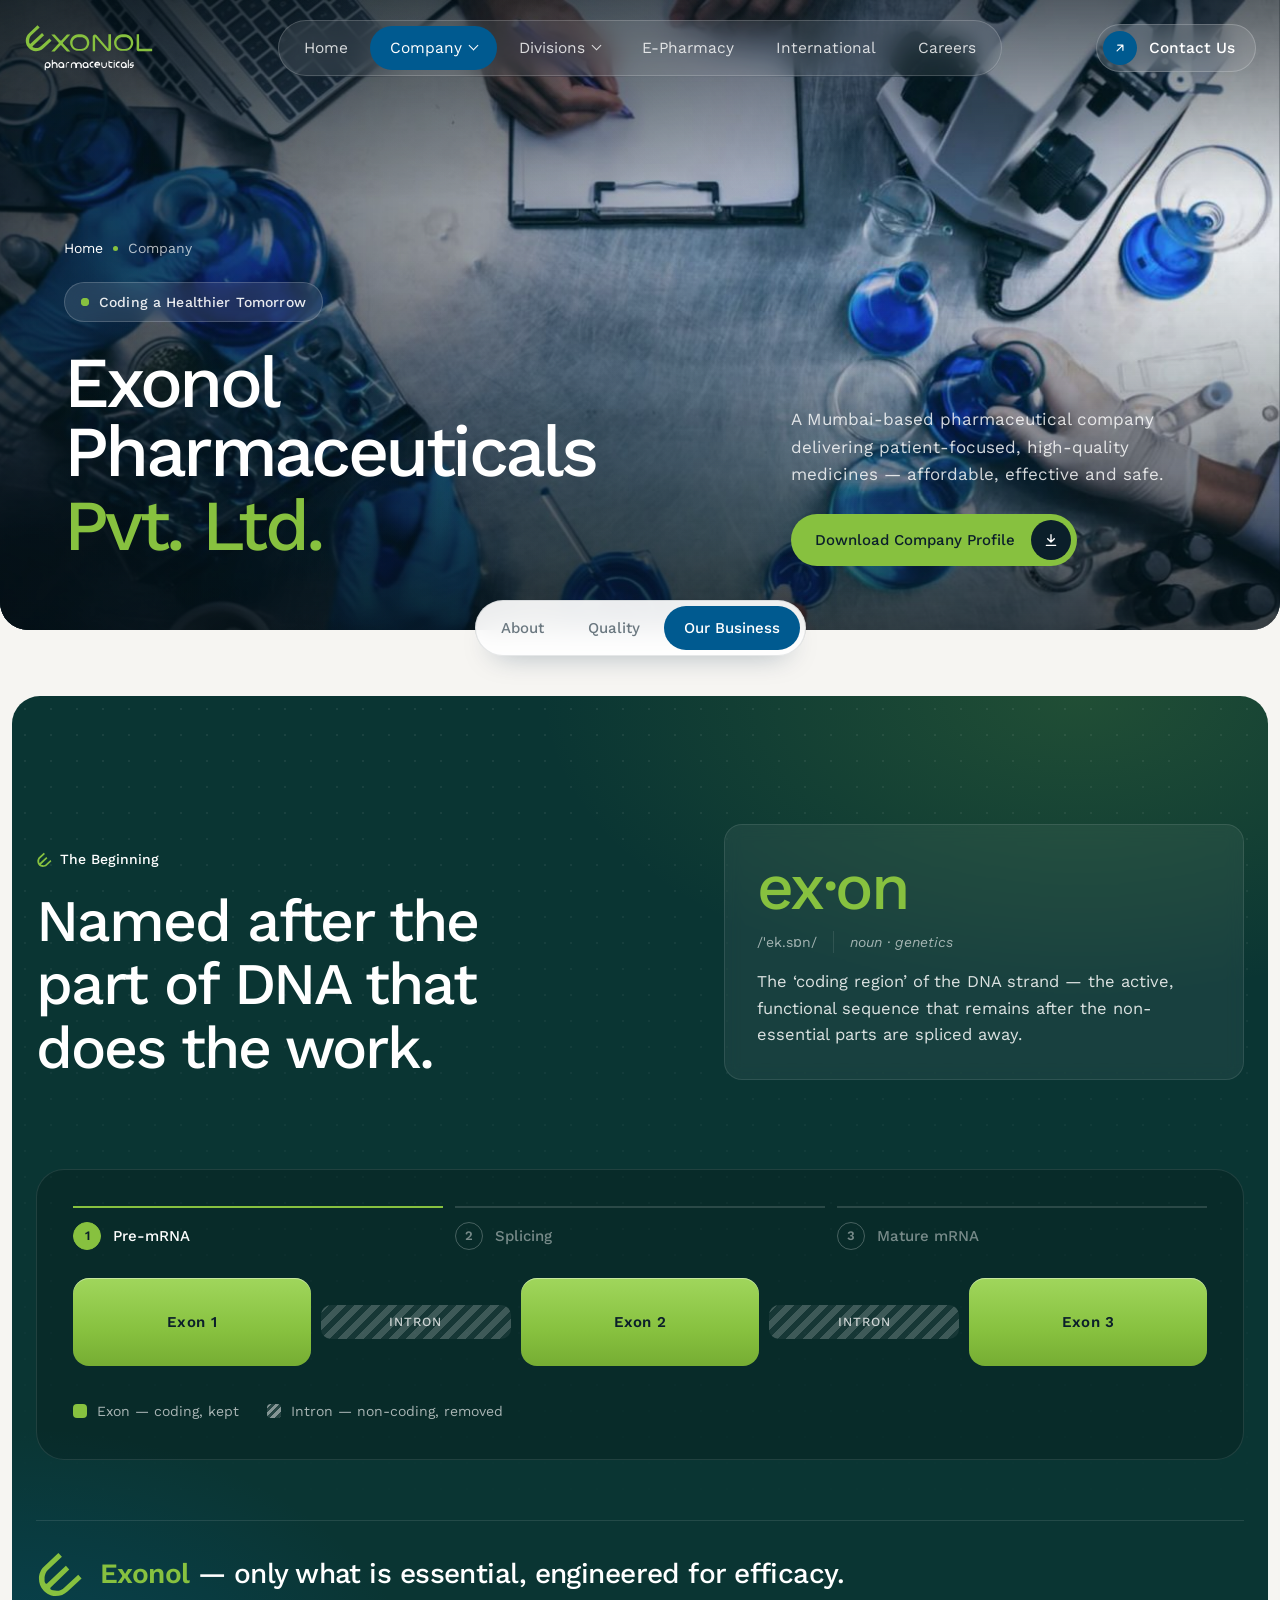
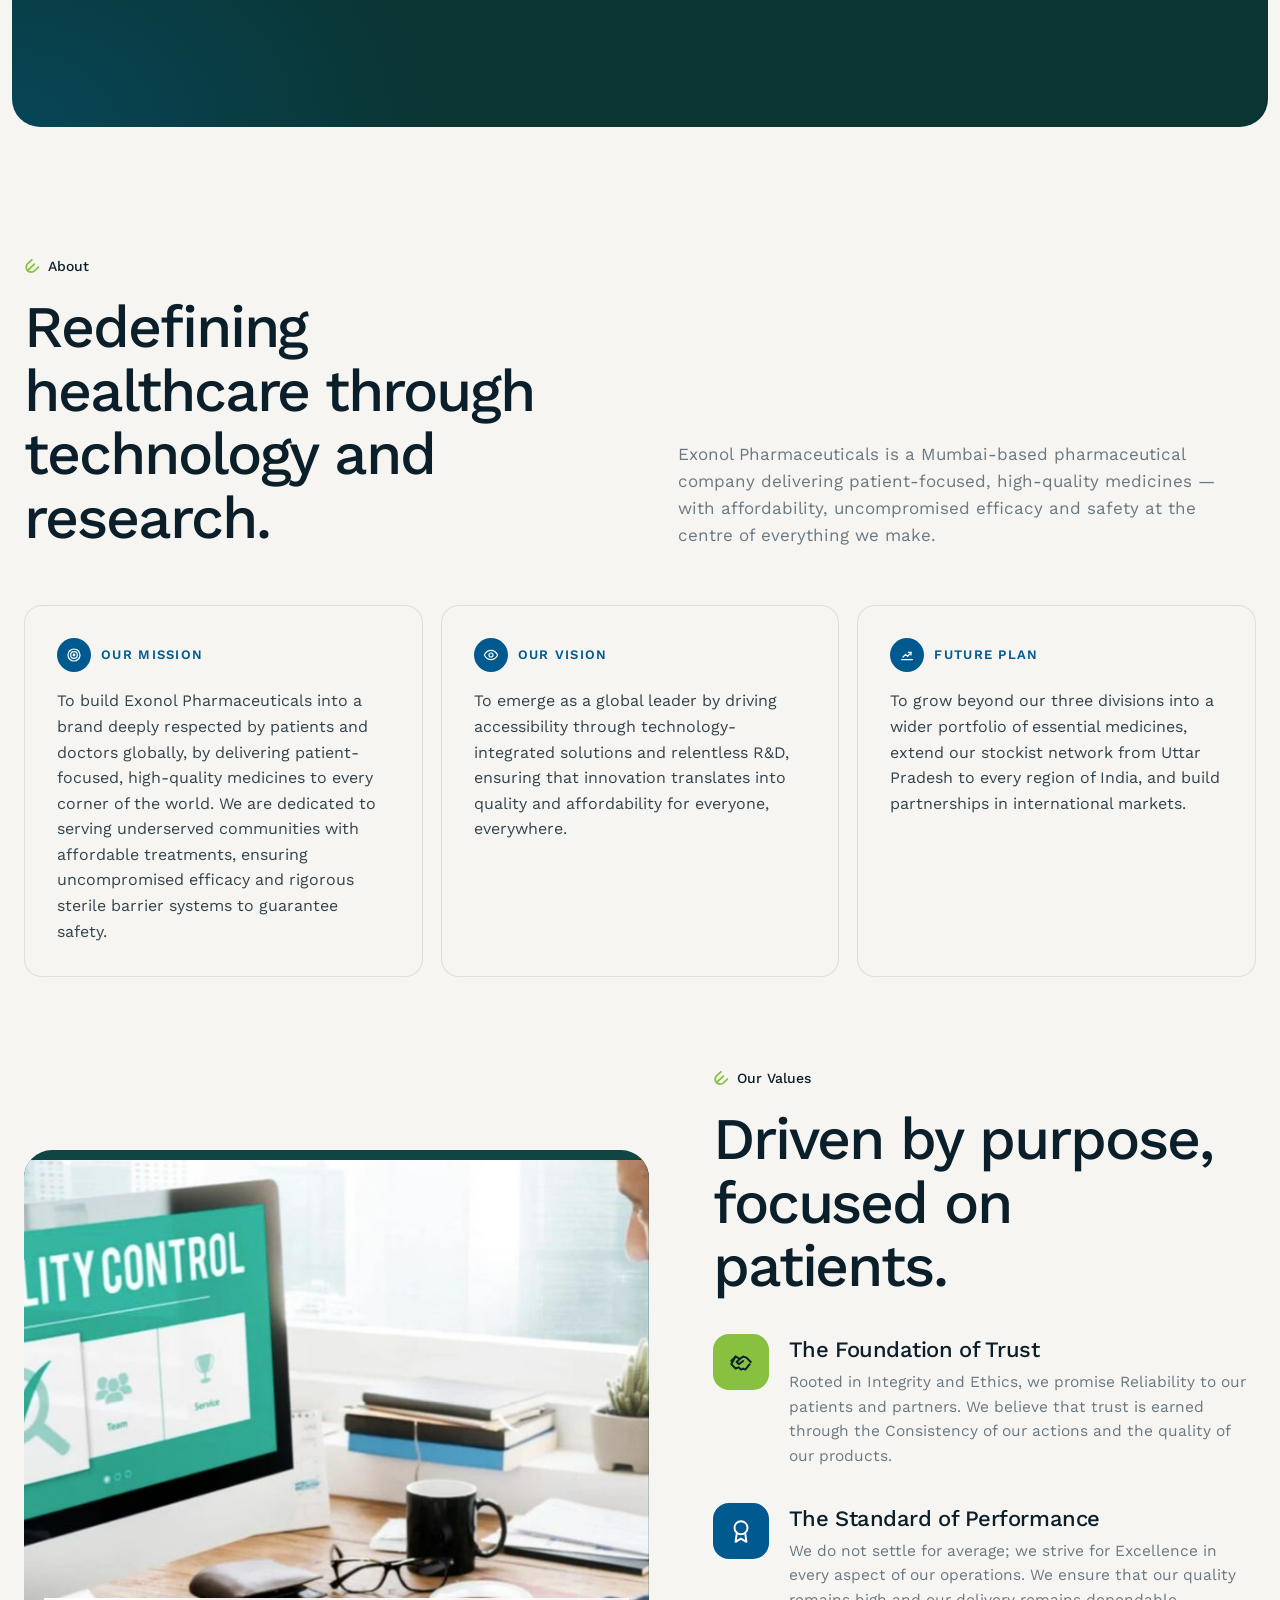
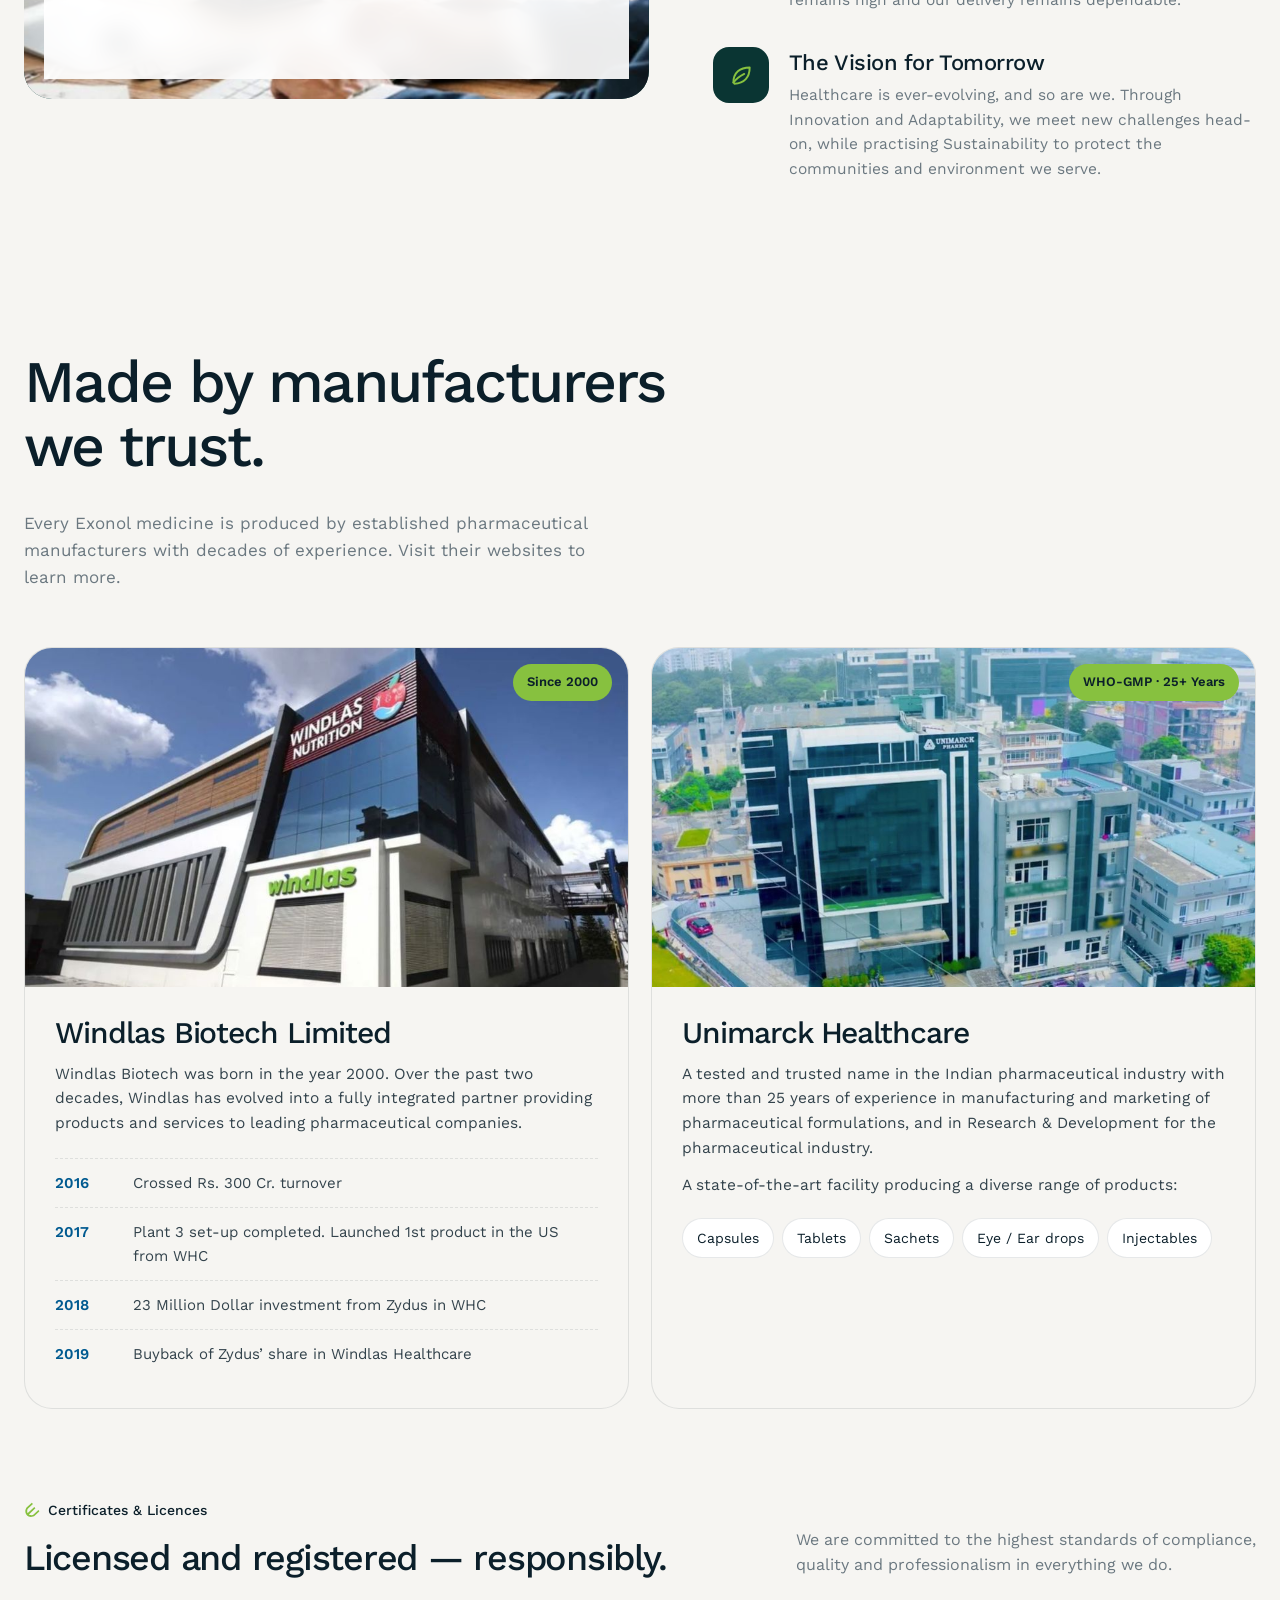
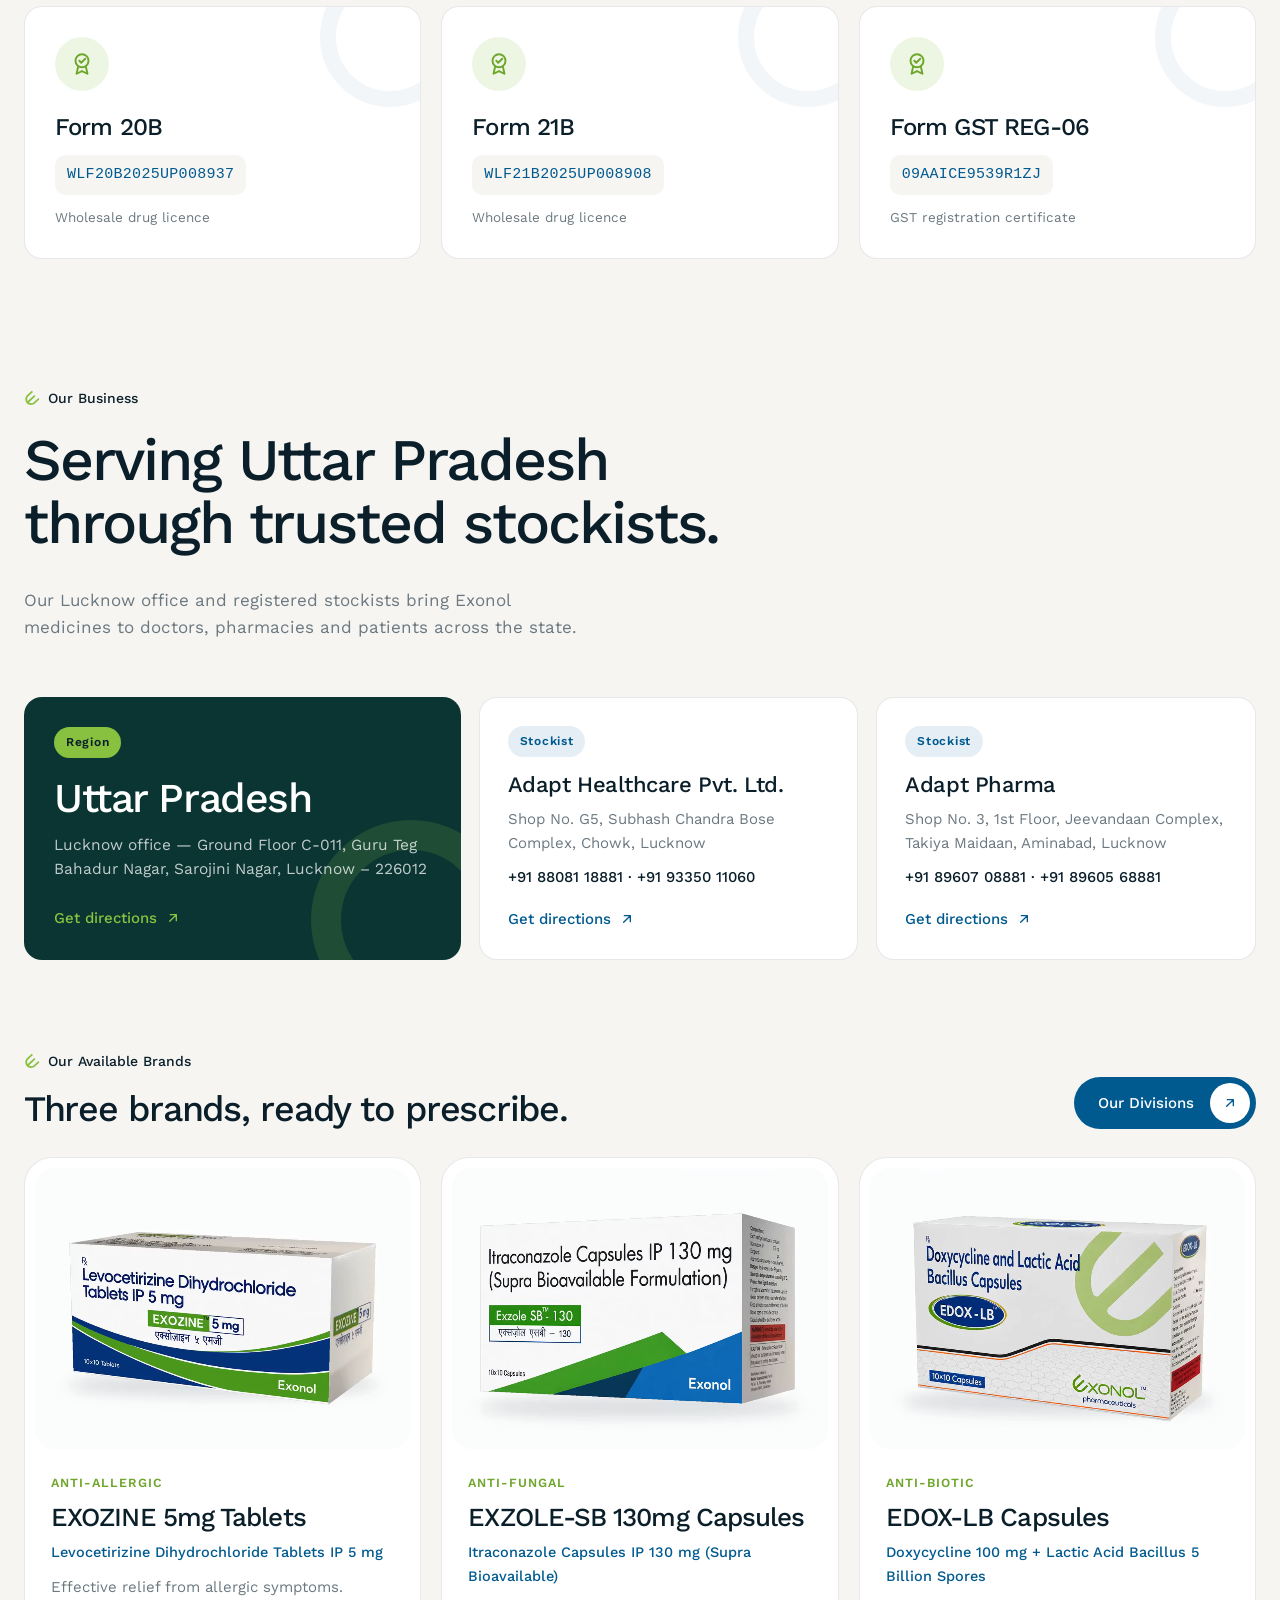
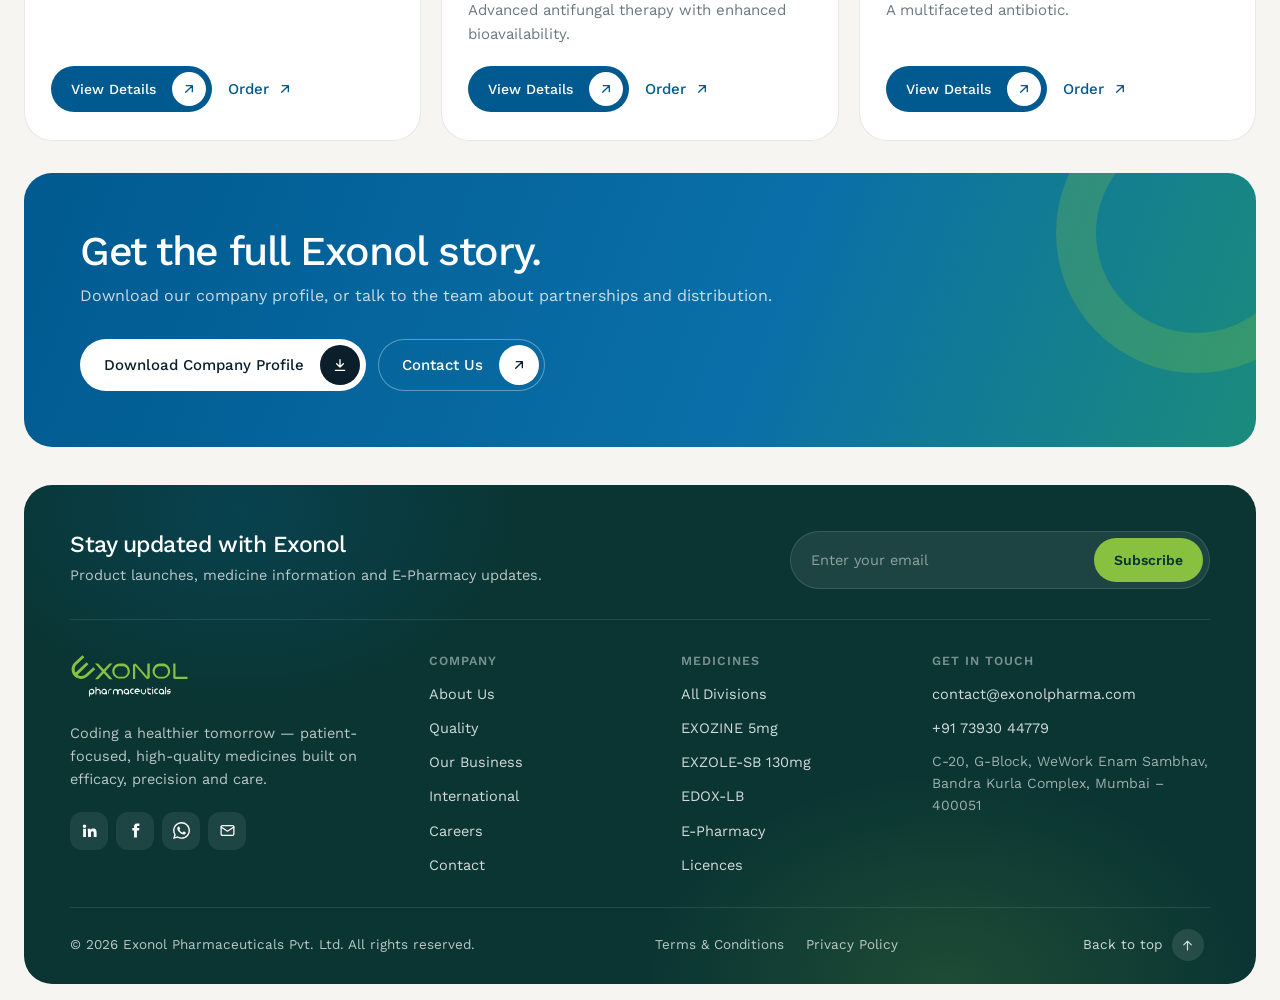
<file: about.html>
<!doctype html>
<html lang="en">
<head><meta charset="utf-8"><title>Company — Exonol Pharmaceuticals</title><meta name="robots" content="noindex"><link rel="canonical" href="company.html"><meta http-equiv="refresh" content="0; url=company.html">
<script>location.replace('company.html' + location.hash);</script></head>
<body><p>Our About page has moved to <a href="company.html">Company</a>.</p></body>
</html>
</file>
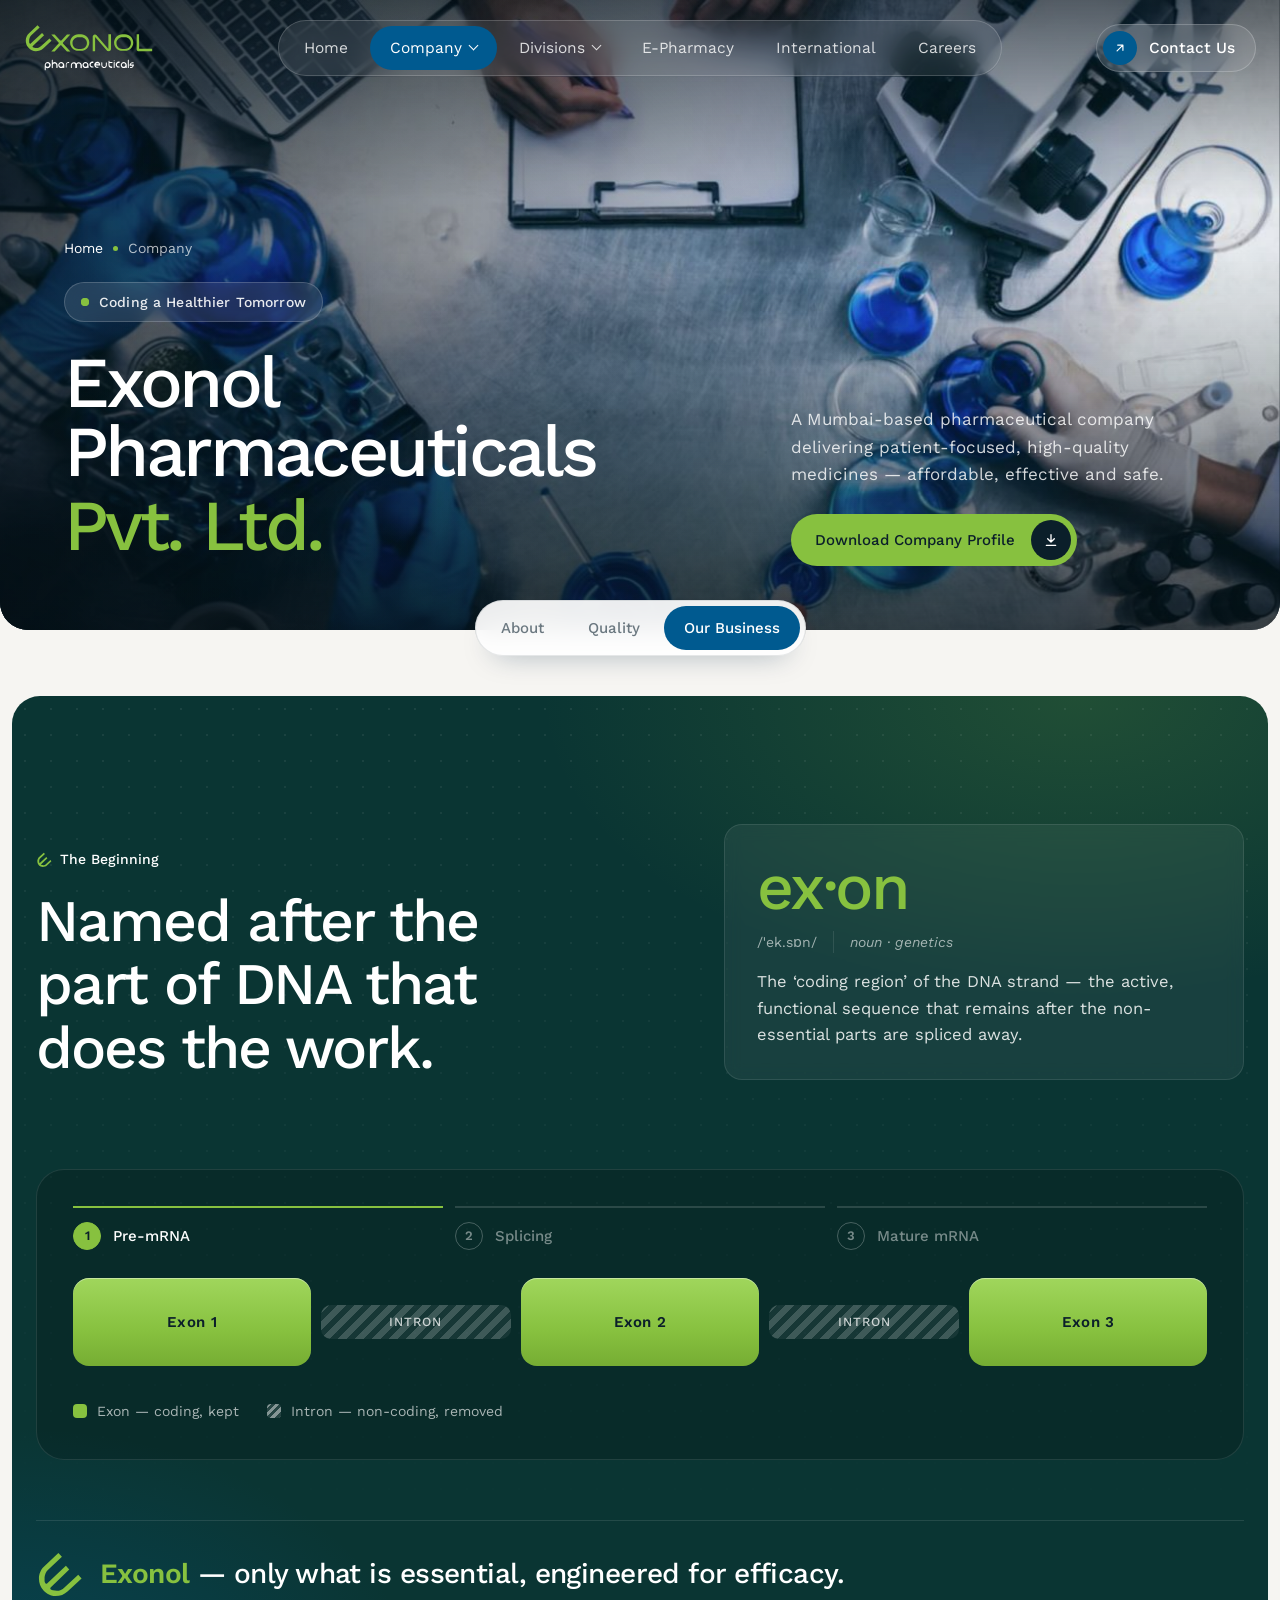
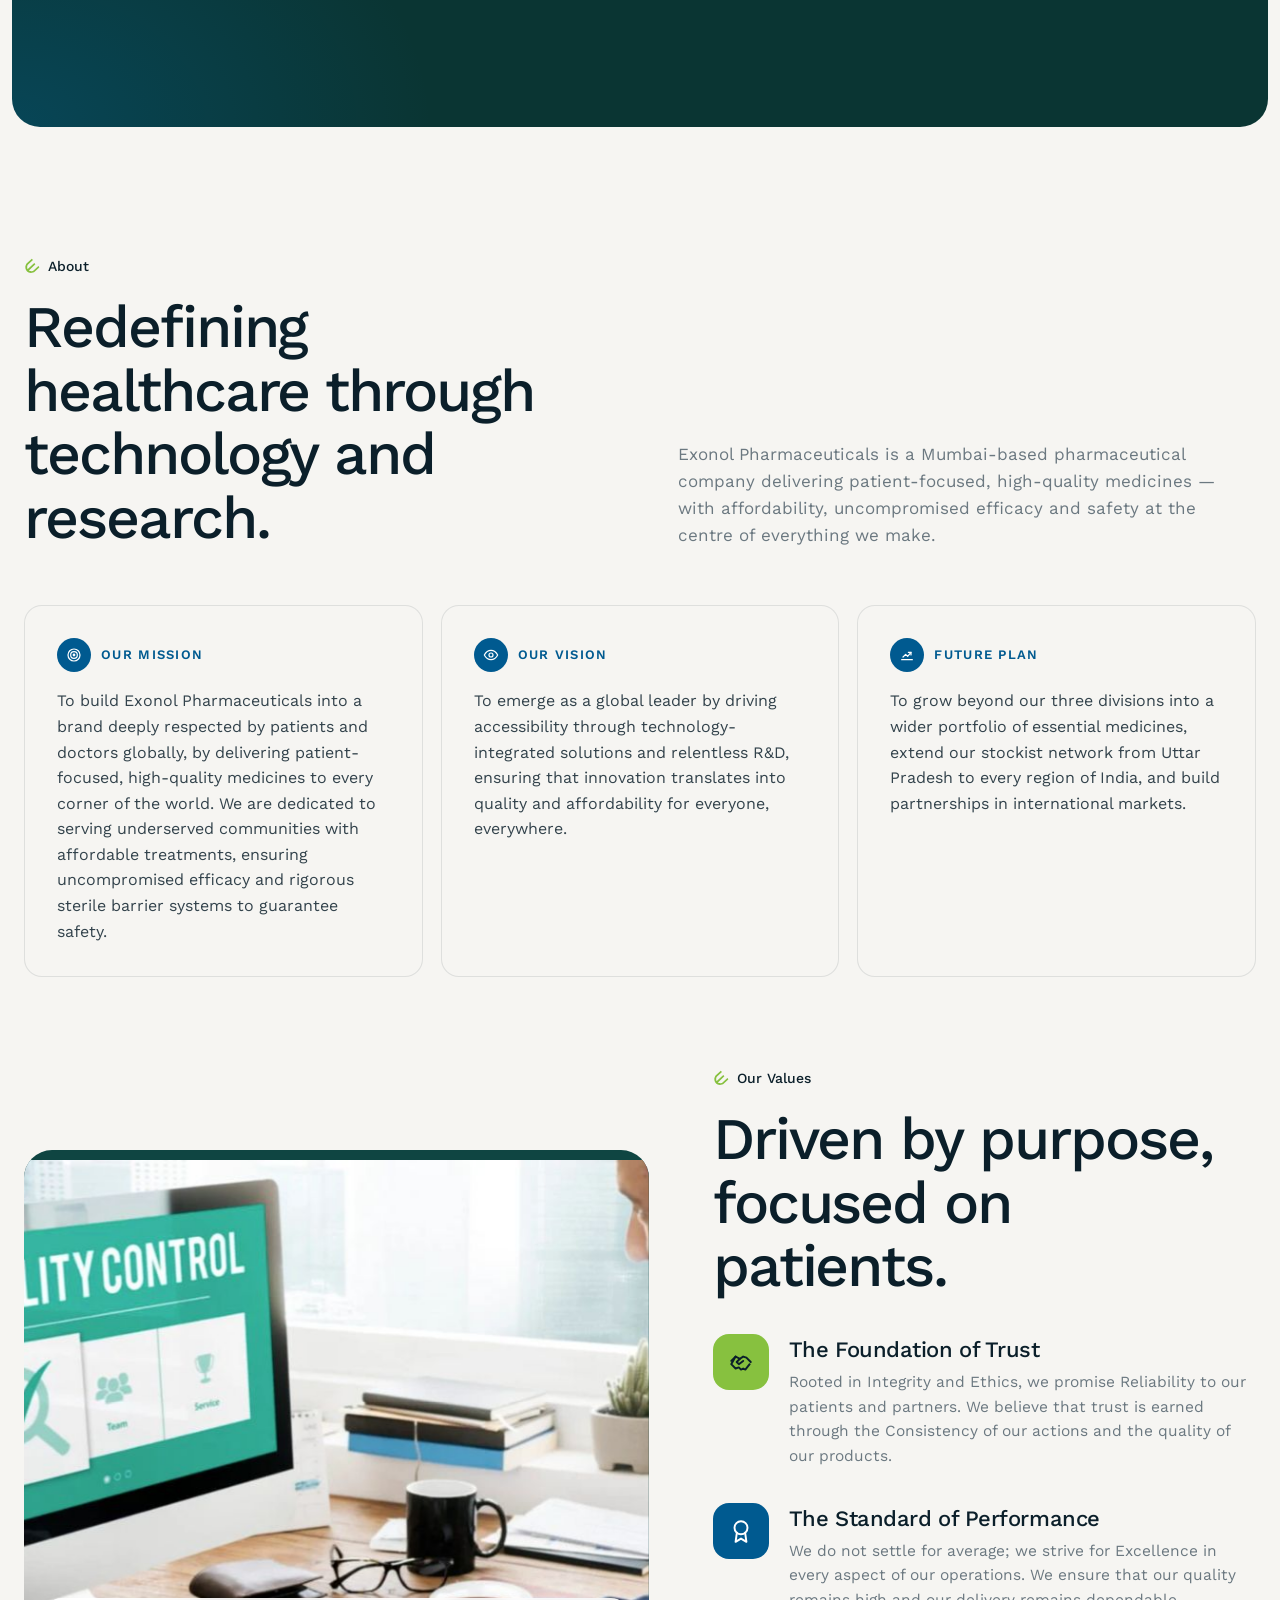
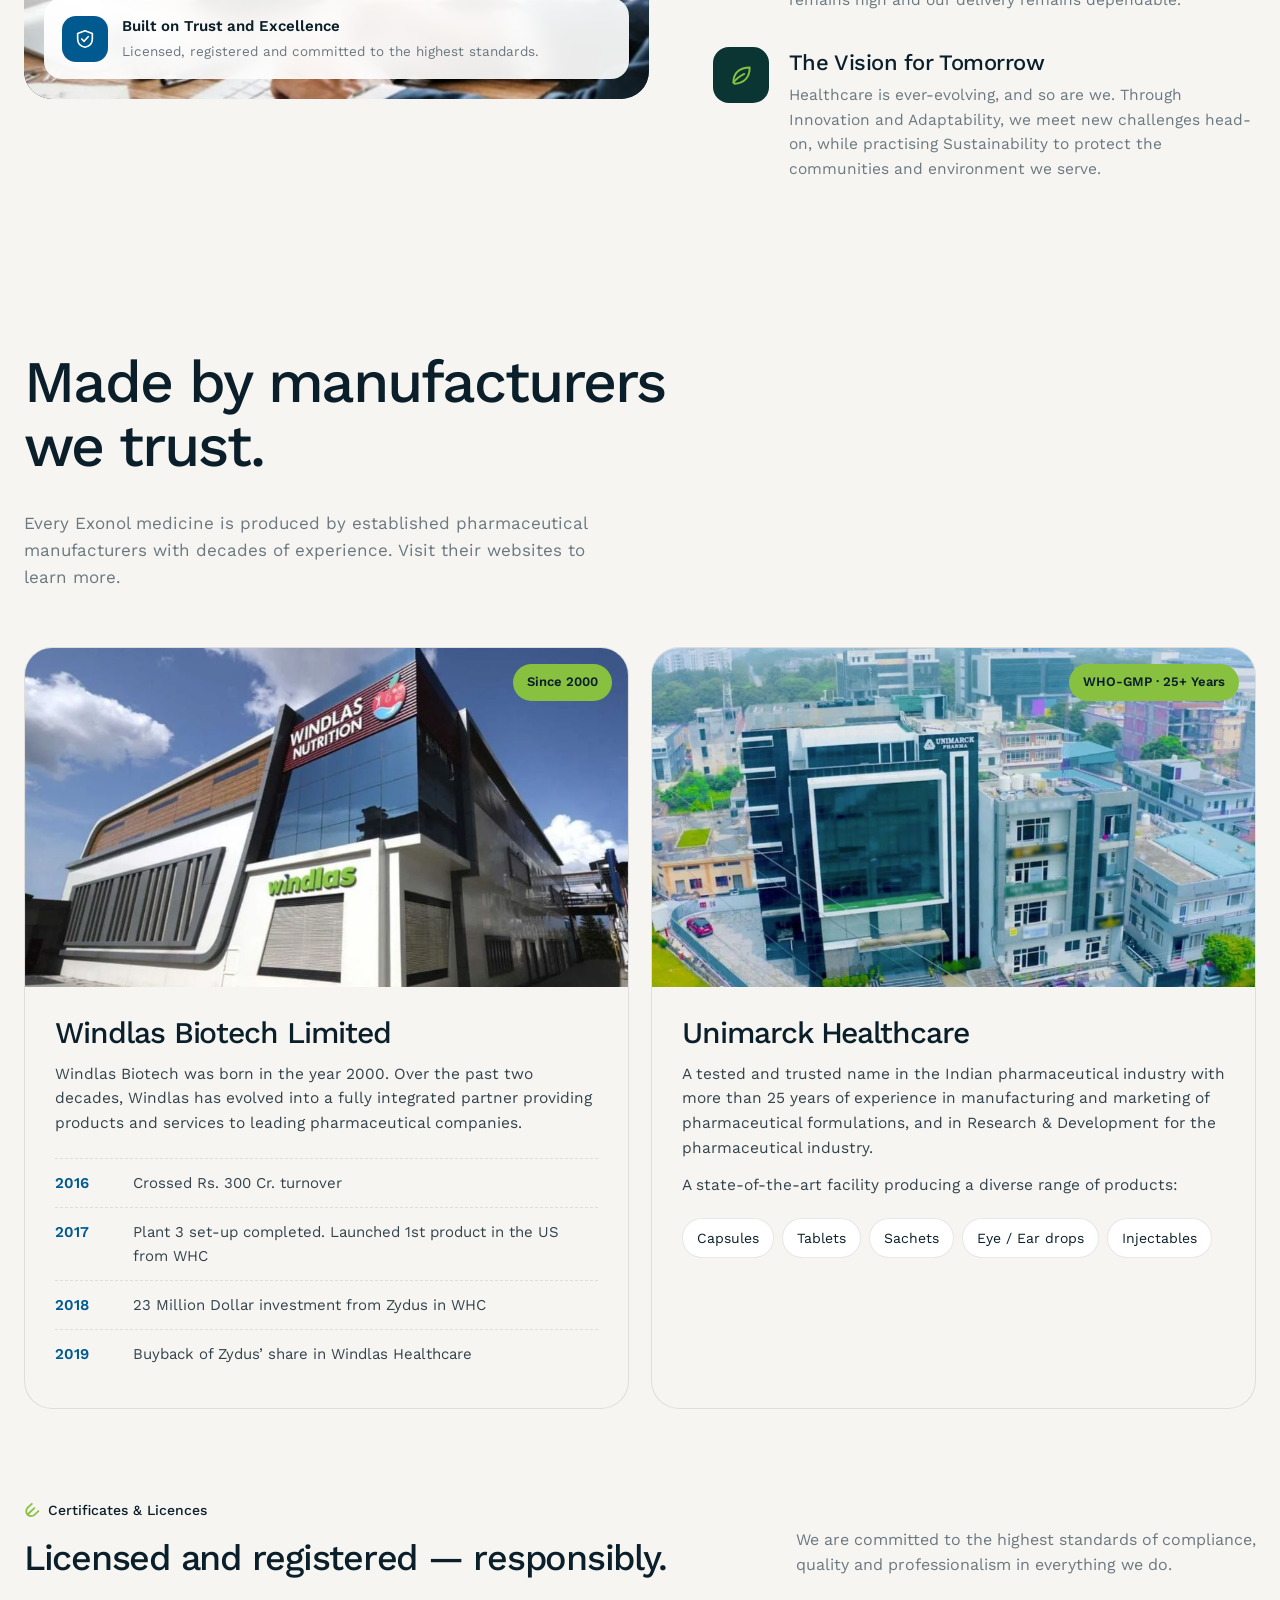
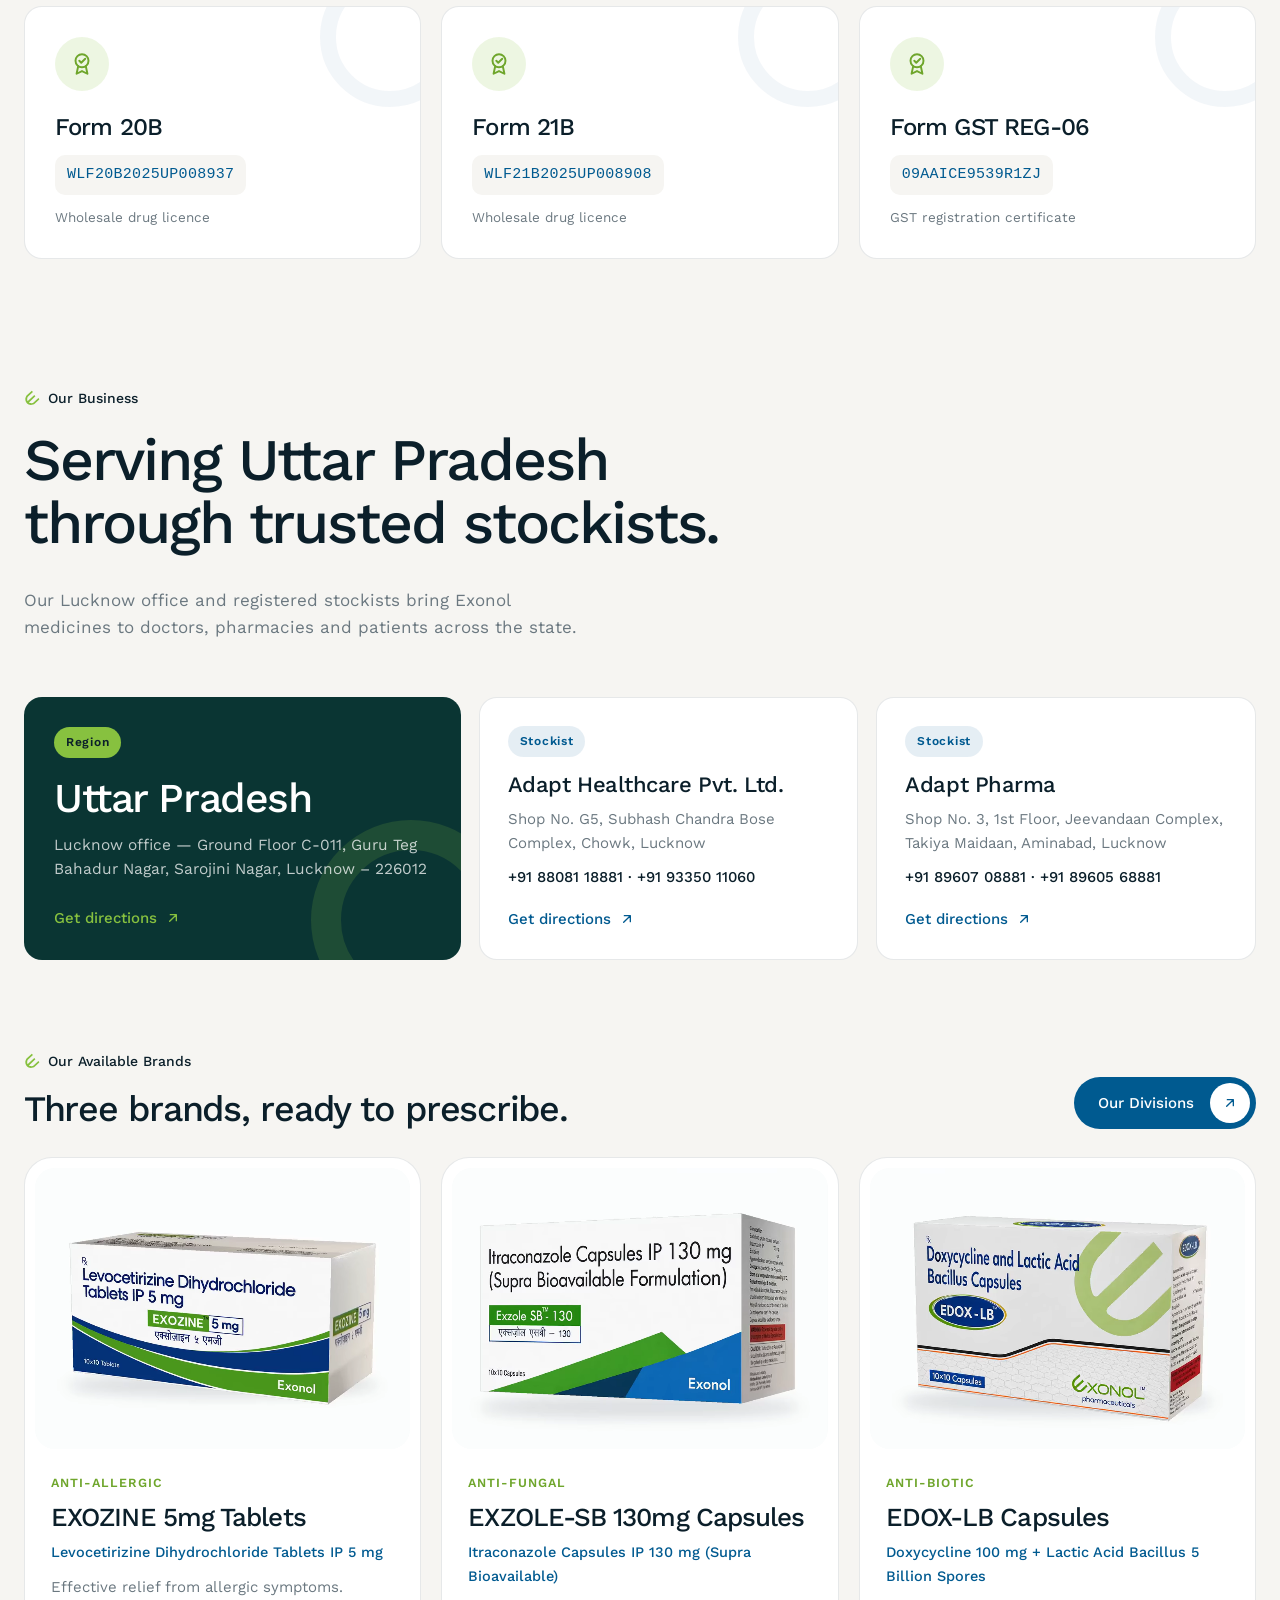
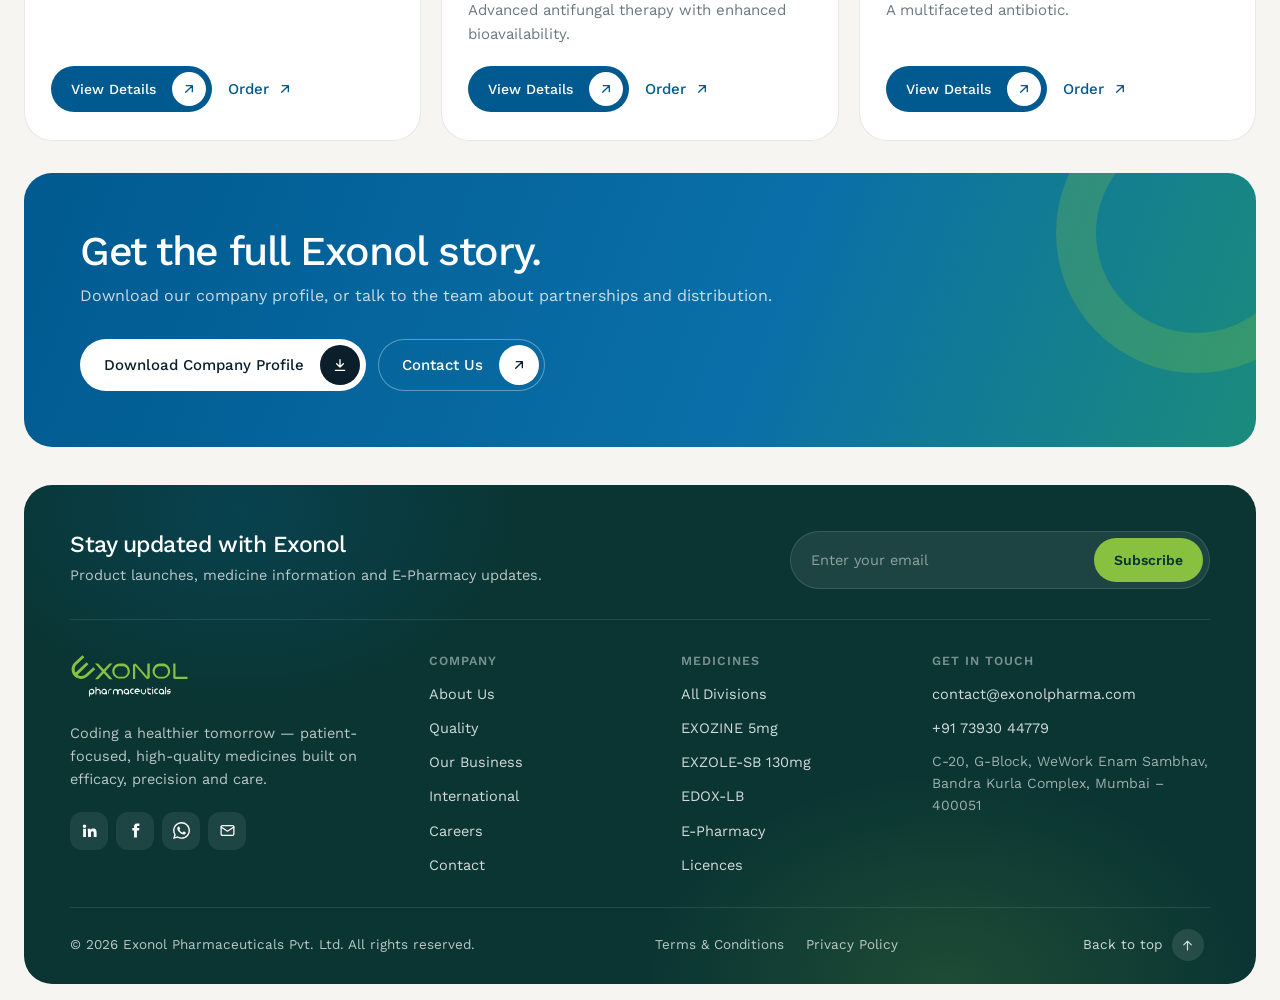
<file: company.html>
<!doctype html>
<html lang="en">
<head><meta charset="utf-8"><meta name="viewport" content="width=device-width, initial-scale=1"><title>Company — Exonol Pharmaceuticals</title><meta name="description" content="Exonol Pharmaceuticals Pvt. Ltd. — the story of our name, mission, vision, values, manufacturing partners, licences, stockists and brands."><meta name="theme-color" content="#005A90"><link rel="icon" href="assets/img/mark.svg" type="image/svg+xml"><link rel="preconnect" href="https://fonts.googleapis.com"><link rel="preconnect" href="https://fonts.gstatic.com" crossorigin><link href="https://fonts.googleapis.com/css2?family=Work+Sans:wght@300;400;500;600;700&amp;display=swap" rel="stylesheet"><link rel="stylesheet" href="assets/css/style.css"><link rel="stylesheet" href="assets/css/v4.css"></head>
<body class="page-company">
<script src="assets/js/layout.js" data-part="header" data-active="company" data-over="1"></script>

<main>
<section class="hero page-hero">
    <div class="hero-card">
      <div class="hero-media"><img src="assets/img/lab.jpg" alt=""></div>
      <div class="hero-inner">
        <div>
          <nav class="crumbs fade-up" aria-label="Breadcrumb"><a href="index.html">Home</a><span class="sep"></span><span>Company</span></nav>
          <span class="hero-eyebrow fade-up" style="--d:.05s"><i></i>Coding a Healthier Tomorrow</span>
          <h1>
            <span class="line"><span style="--d:.1s">Exonol Pharmaceuticals</span></span>
            <span class="line"><span style="--d:.25s"><em class="accent">Pvt. Ltd.</em></span></span>
          </h1>
        </div>
        <div class="hero-side">
          <p class="fade-up" style="--d:.6s">A Mumbai-based pharmaceutical company delivering patient-focused, high-quality medicines — affordable, effective and safe.</p>
          <div class="hero-ctas fade-up" style="--d:.75s">
            <a class="btn" href="assets/docs/exonol-company-profile.pdf" data-link="profilePdf" download>Download Company Profile <span class="bubble"><svg viewBox="0 0 24 24" aria-hidden="true"><use href="#dl"/></svg></span></a>
          </div>
        </div>
      </div>
    </div>
  </section>

  <div class="subnav-wrap"><nav class="subnav" aria-label="Company sections"><a href="#about">About</a><a href="#quality">Quality</a><a href="#business">Our Business</a></nav></div>

  <!-- ================= THE BEGINNING (moved from the home page) ================= -->
  <section class="begin section" id="beginning">
    <div class="wrap">
      <div class="begin-top">
        <div>
          <span class="label light" data-reveal><svg viewBox="0 0 22 23" aria-hidden="true"><use href="#exm"/></svg> The Beginning</span>
          <h2 class="h2" data-reveal>Named after the part of DNA that does the work.</h2>
        </div>
        <figure class="dict" data-reveal="right">
          <div class="dict-word">ex·on</div>
          <div class="dict-meta"><span>/ˈek.sɒn/</span><span>noun · genetics</span></div>
          <p>The ‘coding region’ of the DNA strand — the active, functional sequence that remains after the non-essential parts are spliced away.</p>
        </figure>
      </div>

      <div class="splice" data-splice>
        <div class="splice-stage" aria-hidden="true">
          <span class="on"><b>1</b>Pre-mRNA</span>
          <span><b>2</b>Splicing</span>
          <span><b>3</b>Mature mRNA</span>
        </div>
        <div class="track" role="img" aria-label="Exons joining as introns are spliced out">
          <div class="ex">Exon 1</div>
          <div class="in"><span>Intron</span></div>
          <div class="ex">Exon 2</div>
          <div class="in"><span>Intron</span></div>
          <div class="ex">Exon 3</div>
        </div>
        <div class="splice-foot">
          <span><i class="k ex-k"></i>Exon — coding, kept</span>
          <span><i class="k in-k"></i>Intron — non-coding, removed</span>
          <span class="out">Expresses proteins <svg viewBox="0 0 24 24" fill="none" stroke="currentColor" stroke-width="2" stroke-linecap="round" stroke-linejoin="round" aria-hidden="true"><path d="M5 12h14M13 6l6 6-6 6"/></svg></span>
        </div>
      </div>

      <div class="begin-sign" data-reveal>
        <svg viewBox="0 0 22 23" aria-hidden="true"><use href="#exm"/></svg>
        <p><b>Exonol</b> — only what is essential, engineered for efficacy.</p>
      </div>
    </div>
  </section>

  <!-- ================= ABOUT ================= -->
  <section class="section co-sec" id="about">
    <div class="wrap">
      <div class="intro-split">
        <div>
          <span class="label" data-reveal><svg viewBox="0 0 22 23" aria-hidden="true"><use href="#exm"/></svg> About</span>
          <h2 class="h2" data-reveal>Redefining healthcare through technology and research.</h2>
        </div>
        <p class="lead" data-reveal>Exonol Pharmaceuticals is a Mumbai-based pharmaceutical company delivering patient-focused, high-quality medicines — with affordability, uncompromised efficacy and safety at the centre of everything we make.</p>
      </div>
      <div class="mv three" style="margin-top:0">
        <div class="mv-card" data-reveal><span class="k"><b><svg viewBox="0 0 24 24" fill="none" stroke="currentColor" stroke-width="1.8" stroke-linecap="round" stroke-linejoin="round" aria-hidden="true"><circle cx="12" cy="12" r="9"/><circle cx="12" cy="12" r="5"/><circle cx="12" cy="12" r="1.2" fill="currentColor"/></svg></b>Our Mission</span><p>To build Exonol Pharmaceuticals into a brand deeply respected by patients and doctors globally, by delivering patient-focused, high-quality medicines to every corner of the world. We are dedicated to serving underserved communities with affordable treatments, ensuring uncompromised efficacy and rigorous sterile barrier systems to guarantee safety.</p></div>
        <div class="mv-card" data-reveal style="--d:.1s"><span class="k"><b><svg viewBox="0 0 24 24" fill="none" stroke="currentColor" stroke-width="1.8" stroke-linecap="round" stroke-linejoin="round" aria-hidden="true"><path d="M2 12s3.6-7 10-7 10 7 10 7-3.6 7-10 7S2 12 2 12z"/><circle cx="12" cy="12" r="3"/></svg></b>Our Vision</span><p>To emerge as a global leader by driving accessibility through technology-integrated solutions and relentless R&amp;D, ensuring that innovation translates into quality and affordability for everyone, everywhere.</p></div>
        <div class="mv-card" data-reveal style="--d:.2s"><span class="k"><b><svg viewBox="0 0 24 24" fill="none" stroke="currentColor" stroke-width="1.8" stroke-linecap="round" stroke-linejoin="round" aria-hidden="true"><path d="M4 19h16"/><path d="M6 15l4-4 3 3 5-6"/><path d="M14 8h4v4"/></svg></b>Future Plan</span><p>To grow beyond our three divisions into a wider portfolio of essential medicines, extend our stockist network from Uttar Pradesh to every region of India, and build partnerships in international markets.</p></div>
      </div>

      <div class="values-grid" style="margin-top:clamp(60px,7vw,90px)">
        <div class="values-photo" data-reveal="left">
          <img data-speed="0.08" src="assets/img/quality.jpg" alt="Quality control at Exonol" loading="lazy">
          <div class="badge"><b><svg viewBox="0 0 24 24" fill="none" stroke="currentColor" stroke-width="1.8" stroke-linecap="round" stroke-linejoin="round" aria-hidden="true"><path d="M12 3l8 3v6c0 5-3.5 8-8 9-4.5-1-8-4-8-9V6z"/><path d="M8.5 12l2.5 2.5 4.5-5"/></svg></b><div><strong>Built on Trust and Excellence</strong><span>Licensed, registered and committed to the highest standards.</span></div></div>
        </div>
        <div>
          <span class="label" data-reveal><svg viewBox="0 0 22 23" aria-hidden="true"><use href="#exm"/></svg> Our Values</span>
          <h2 class="h2" data-reveal>Driven by purpose, focused on patients.</h2>
          <div class="vlist">
            <div class="vitem" data-reveal><span class="ic"><svg viewBox="0 0 24 24" fill="none" stroke="currentColor" stroke-width="1.8" stroke-linecap="round" stroke-linejoin="round" aria-hidden="true"><path d="M3 11l4-4 4 2 3-2 3 1 4 4"/><path d="M7 7l-4 7 4 4 3-1 2 2 2-1 2 1 4-5"/><path d="M11 9l-3 3 2 2 4-3"/></svg></span><div><h4>The Foundation of Trust</h4><p>Rooted in Integrity and Ethics, we promise Reliability to our patients and partners. We believe that trust is earned through the Consistency of our actions and the quality of our products.</p></div></div>
            <div class="vitem" data-reveal><span class="ic"><svg viewBox="0 0 24 24" fill="none" stroke="currentColor" stroke-width="1.8" stroke-linecap="round" stroke-linejoin="round" aria-hidden="true"><circle cx="12" cy="9" r="6"/><path d="M8.2 13.6L7 22l5-3 5 3-1.2-8.4"/></svg></span><div><h4>The Standard of Performance</h4><p>We do not settle for average; we strive for Excellence in every aspect of our operations. We ensure that our quality remains high and our delivery remains dependable.</p></div></div>
            <div class="vitem" data-reveal><span class="ic"><svg viewBox="0 0 24 24" fill="none" stroke="currentColor" stroke-width="1.8" stroke-linecap="round" stroke-linejoin="round" aria-hidden="true"><path d="M5 19c0-9 6-14 15-14 0 9-5 15-14 15"/><path d="M5 19c3-4 6-6 10-8"/></svg></span><div><h4>The Vision for Tomorrow</h4><p>Healthcare is ever-evolving, and so are we. Through Innovation and Adaptability, we meet new challenges head-on, while practising Sustainability to protect the communities and environment we serve.</p></div></div>
          </div>
        </div>
      </div>
    </div>
  </section>

  <!-- ================= QUALITY ================= -->
  <section class="section co-sec" id="quality" style="padding-top:0">
    <div class="wrap">
      <div class="sec-head">
        <div>
          <span class="label" data-reveal><svg viewBox="0 0 22 23" aria-hidden="true"><use href="#exm"/></svg> Quality</span>
          <h2 class="h2" data-reveal>Made by manufacturers<br>we trust.</h2>
        </div>
        <p class="lead" data-reveal>Every Exonol medicine is produced by established pharmaceutical manufacturers with decades of experience. Visit their websites to learn more.</p>
      </div>
      <div class="p-grid">
        <article class="p-card" data-reveal>
          <a class="ph" href="https://windlas.com/" target="_blank" rel="noopener" aria-label="Visit the Windlas Biotech website"><img src="assets/img/windlas.jpg" alt="Windlas Biotech facility" loading="lazy"><span class="yr">Since 2000</span></a>
          <div class="in">
            <h3>Windlas Biotech Limited</h3>
            <p>Windlas Biotech was born in the year 2000. Over the past two decades, Windlas has evolved into a fully integrated partner providing products and services to leading pharmaceutical companies.</p>
            <ul class="tl">
              <li><b>2016</b>Crossed Rs. 300 Cr. turnover</li>
              <li><b>2017</b>Plant 3 set-up completed. Launched 1st product in the US from WHC</li>
              <li><b>2018</b>23 Million Dollar investment from Zydus in WHC</li>
              <li><b>2019</b>Buyback of Zydus’ share in Windlas Healthcare</li>
            </ul>
          </div>
        </article>
        <article class="p-card" data-reveal style="--d:.12s">
          <a class="ph" href="https://www.unimarckpharma.com/" target="_blank" rel="noopener" aria-label="Visit the Unimarck website"><img src="assets/img/unimarck.jpg" alt="Unimarck Pharma building" loading="lazy"><span class="yr">WHO-GMP · 25+ Years</span></a>
          <div class="in">
            <h3>Unimarck Healthcare</h3>
            <p>A tested and trusted name in the Indian pharmaceutical industry with more than 25 years of experience in manufacturing and marketing of pharmaceutical formulations, and in Research &amp; Development for the pharmaceutical industry.</p>
            <p style="margin-top:12px">A state-of-the-art facility producing a diverse range of products:</p>
            <div class="formats"><span>Capsules</span><span>Tablets</span><span>Sachets</span><span>Eye / Ear drops</span><span>Injectables</span></div>
          </div>
        </article>
      </div>

      <div class="sub-h" id="licenses">
        <div>
          <span class="label" data-reveal><svg viewBox="0 0 22 23" aria-hidden="true"><use href="#exm"/></svg> Certificates &amp; Licences</span>
          <h3 data-reveal>Licensed and registered — responsibly.</h3>
        </div>
        <p data-reveal>We are committed to the highest standards of compliance, quality and professionalism in everything we do.</p>
      </div>
      <div class="lic-grid">
        <div class="lic" data-reveal><span class="seal"><svg viewBox="0 0 24 24" fill="none" stroke="currentColor" stroke-width="1.8" stroke-linecap="round" stroke-linejoin="round" aria-hidden="true"><circle cx="12" cy="9" r="6"/><path d="M9.5 9l1.8 1.8L15 7.2"/><path d="M8.5 14L7 21l5-2.5L17 21l-1.5-7"/></svg></span><h4>Form 20B</h4><code>WLF20B2025UP008937</code><small>Wholesale drug licence</small></div>
        <div class="lic" data-reveal style="--d:.1s"><span class="seal"><svg viewBox="0 0 24 24" fill="none" stroke="currentColor" stroke-width="1.8" stroke-linecap="round" stroke-linejoin="round" aria-hidden="true"><circle cx="12" cy="9" r="6"/><path d="M9.5 9l1.8 1.8L15 7.2"/><path d="M8.5 14L7 21l5-2.5L17 21l-1.5-7"/></svg></span><h4>Form 21B</h4><code>WLF21B2025UP008908</code><small>Wholesale drug licence</small></div>
        <div class="lic" data-reveal style="--d:.2s"><span class="seal"><svg viewBox="0 0 24 24" fill="none" stroke="currentColor" stroke-width="1.8" stroke-linecap="round" stroke-linejoin="round" aria-hidden="true"><circle cx="12" cy="9" r="6"/><path d="M9.5 9l1.8 1.8L15 7.2"/><path d="M8.5 14L7 21l5-2.5L17 21l-1.5-7"/></svg></span><h4>Form GST REG-06</h4><code>09AAICE9539R1ZJ</code><small>GST registration certificate</small></div>
      </div>
    </div>
  </section>

  <!-- ================= OUR BUSINESS ================= -->
  <section class="section co-sec" id="business" style="padding-top:0">
    <div class="wrap">
      <div class="sec-head">
        <div>
          <span class="label" data-reveal><svg viewBox="0 0 22 23" aria-hidden="true"><use href="#exm"/></svg> Our Business</span>
          <h2 class="h2" data-reveal>Serving Uttar Pradesh<br>through trusted stockists.</h2>
        </div>
        <p class="lead" data-reveal>Our Lucknow office and registered stockists bring Exonol medicines to doctors, pharmacies and patients across the state.</p>
      </div>
      <div class="biz-grid">
        <div class="region" data-reveal>
          <span class="tag">Region</span>
          <h3>Uttar Pradesh</h3>
          <p>Lucknow office — Ground Floor C-011, Guru Teg Bahadur Nagar, Sarojini Nagar, Lucknow – 226012</p>
          <a class="link-arrow" href="https://www.google.com/maps/search/?api=1&amp;query=Guru+Teg+Bahadur+Nagar+Sarojini+Nagar+Lucknow+226012" target="_blank" rel="noopener">Get directions <svg viewBox="0 0 24 24" aria-hidden="true"><use href="#ar"/></svg></a>
        </div>
        <div class="stk" data-reveal style="--d:.1s">
          <span class="tag">Stockist</span>
          <h4>Adapt Healthcare Pvt. Ltd.</h4>
          <span>Shop No. G5, Subhash Chandra Bose Complex, Chowk, Lucknow</span>
          <span class="tel">+91 88081 18881 · +91 93350 11060</span>
          <a class="link-arrow" href="https://www.google.com/maps/search/?api=1&amp;query=Subhash+Chandra+Bose+Complex+Chowk+Lucknow" target="_blank" rel="noopener">Get directions <svg viewBox="0 0 24 24" aria-hidden="true"><use href="#ar"/></svg></a>
        </div>
        <div class="stk" data-reveal style="--d:.2s">
          <span class="tag">Stockist</span>
          <h4>Adapt Pharma</h4>
          <span>Shop No. 3, 1st Floor, Jeevandaan Complex, Takiya Maidaan, Aminabad, Lucknow</span>
          <span class="tel">+91 89607 08881 · +91 89605 68881</span>
          <a class="link-arrow" href="https://www.google.com/maps/search/?api=1&amp;query=Jeevandaan+Complex+Aminabad+Lucknow" target="_blank" rel="noopener">Get directions <svg viewBox="0 0 24 24" aria-hidden="true"><use href="#ar"/></svg></a>
        </div>
      </div>

      <div class="sub-h">
        <div>
          <span class="label" data-reveal><svg viewBox="0 0 22 23" aria-hidden="true"><use href="#exm"/></svg> Our Available Brands</span>
          <h3 data-reveal>Three brands, ready to prescribe.</h3>
        </div>
        <a class="btn blue" href="divisions.html" data-reveal>Our Divisions <span class="bubble"><svg viewBox="0 0 24 24" aria-hidden="true"><use href="#ar"/></svg></span></a>
      </div>
      <div class="med-grid">
        <article class="med-card" data-reveal style="--d:0.0s"><a class="ph" href="exozine-5mg-tablets.html"><video class="pv" muted loop playsinline preload="metadata" poster="assets/img/exozine-3d-poster.jpg" aria-label="EXOZINE 5mg Tablets pack — 3D view"><source src="assets/video/exozine-3d.webm" type="video/webm"><source src="assets/video/exozine-3d.mp4" type="video/mp4"></video></a><div class="in"><span class="kick">Anti-Allergic</span><h3>EXOZINE 5mg Tablets</h3><span class="comp">Levocetirizine Dihydrochloride Tablets IP 5 mg</span><p>Effective relief from allergic symptoms.</p><div class="row"><a class="btn sm blue" href="exozine-5mg-tablets.html">View Details <span class="bubble"><svg viewBox="0 0 24 24" aria-hidden="true"><use href="#ar"/></svg></span></a><a class="link-arrow" href="https://store.exonolpharma.com/" target="_blank" rel="noopener">Order <svg viewBox="0 0 24 24" aria-hidden="true"><use href="#ar"/></svg></a></div></div></article><article class="med-card" data-reveal style="--d:0.1s"><a class="ph" href="exzole-sb-130mg-capsules.html"><video class="pv" muted loop playsinline preload="metadata" poster="assets/img/exzole-3d-poster.jpg" aria-label="EXZOLE-SB 130mg Capsules pack — 3D view"><source src="assets/video/exzole-3d.webm" type="video/webm"><source src="assets/video/exzole-3d.mp4" type="video/mp4"></video></a><div class="in"><span class="kick">Anti-Fungal</span><h3>EXZOLE-SB 130mg Capsules</h3><span class="comp">Itraconazole Capsules IP 130 mg (Supra Bioavailable)</span><p>Advanced antifungal therapy with enhanced bioavailability.</p><div class="row"><a class="btn sm blue" href="exzole-sb-130mg-capsules.html">View Details <span class="bubble"><svg viewBox="0 0 24 24" aria-hidden="true"><use href="#ar"/></svg></span></a><a class="link-arrow" href="https://store.exonolpharma.com/" target="_blank" rel="noopener">Order <svg viewBox="0 0 24 24" aria-hidden="true"><use href="#ar"/></svg></a></div></div></article><article class="med-card" data-reveal style="--d:0.2s"><a class="ph" href="edox-lb-capsules.html"><video class="pv" muted loop playsinline preload="metadata" poster="assets/img/edox-3d-poster.jpg" aria-label="EDOX-LB Capsules pack — 3D view"><source src="assets/video/edox-3d.webm" type="video/webm"><source src="assets/video/edox-3d.mp4" type="video/mp4"></video></a><div class="in"><span class="kick">Anti-Biotic</span><h3>EDOX-LB Capsules</h3><span class="comp">Doxycycline 100 mg + Lactic Acid Bacillus 5 Billion Spores</span><p>A multifaceted antibiotic.</p><div class="row"><a class="btn sm blue" href="edox-lb-capsules.html">View Details <span class="bubble"><svg viewBox="0 0 24 24" aria-hidden="true"><use href="#ar"/></svg></span></a><a class="link-arrow" href="https://store.exonolpharma.com/" target="_blank" rel="noopener">Order <svg viewBox="0 0 24 24" aria-hidden="true"><use href="#ar"/></svg></a></div></div></article>
      </div>
    </div>
  </section>

  <section class="section cta-sec">
    <div class="wrap">
      <div class="cta-band" data-reveal>
        <div><h3>Get the full Exonol story.</h3><p>Download our company profile, or talk to the team about partnerships and distribution.</p></div>
        <div class="hero-ctas">
          <a class="btn white" href="assets/docs/exonol-company-profile.pdf" data-link="profilePdf" download>Download Company Profile <span class="bubble"><svg viewBox="0 0 24 24" aria-hidden="true"><use href="#dl"/></svg></span></a>
          <a class="btn ghost" href="contact.html">Contact Us <span class="bubble"><svg viewBox="0 0 24 24" aria-hidden="true"><use href="#ar"/></svg></span></a>
        </div>
      </div>
    </div>
  </section>
</main>

<script src="assets/js/layout.js" data-part="footer" data-page="company"></script>
<script src="assets/js/main.js"></script><script src="assets/js/scenes.js"></script>
</body>
</html>
</file>
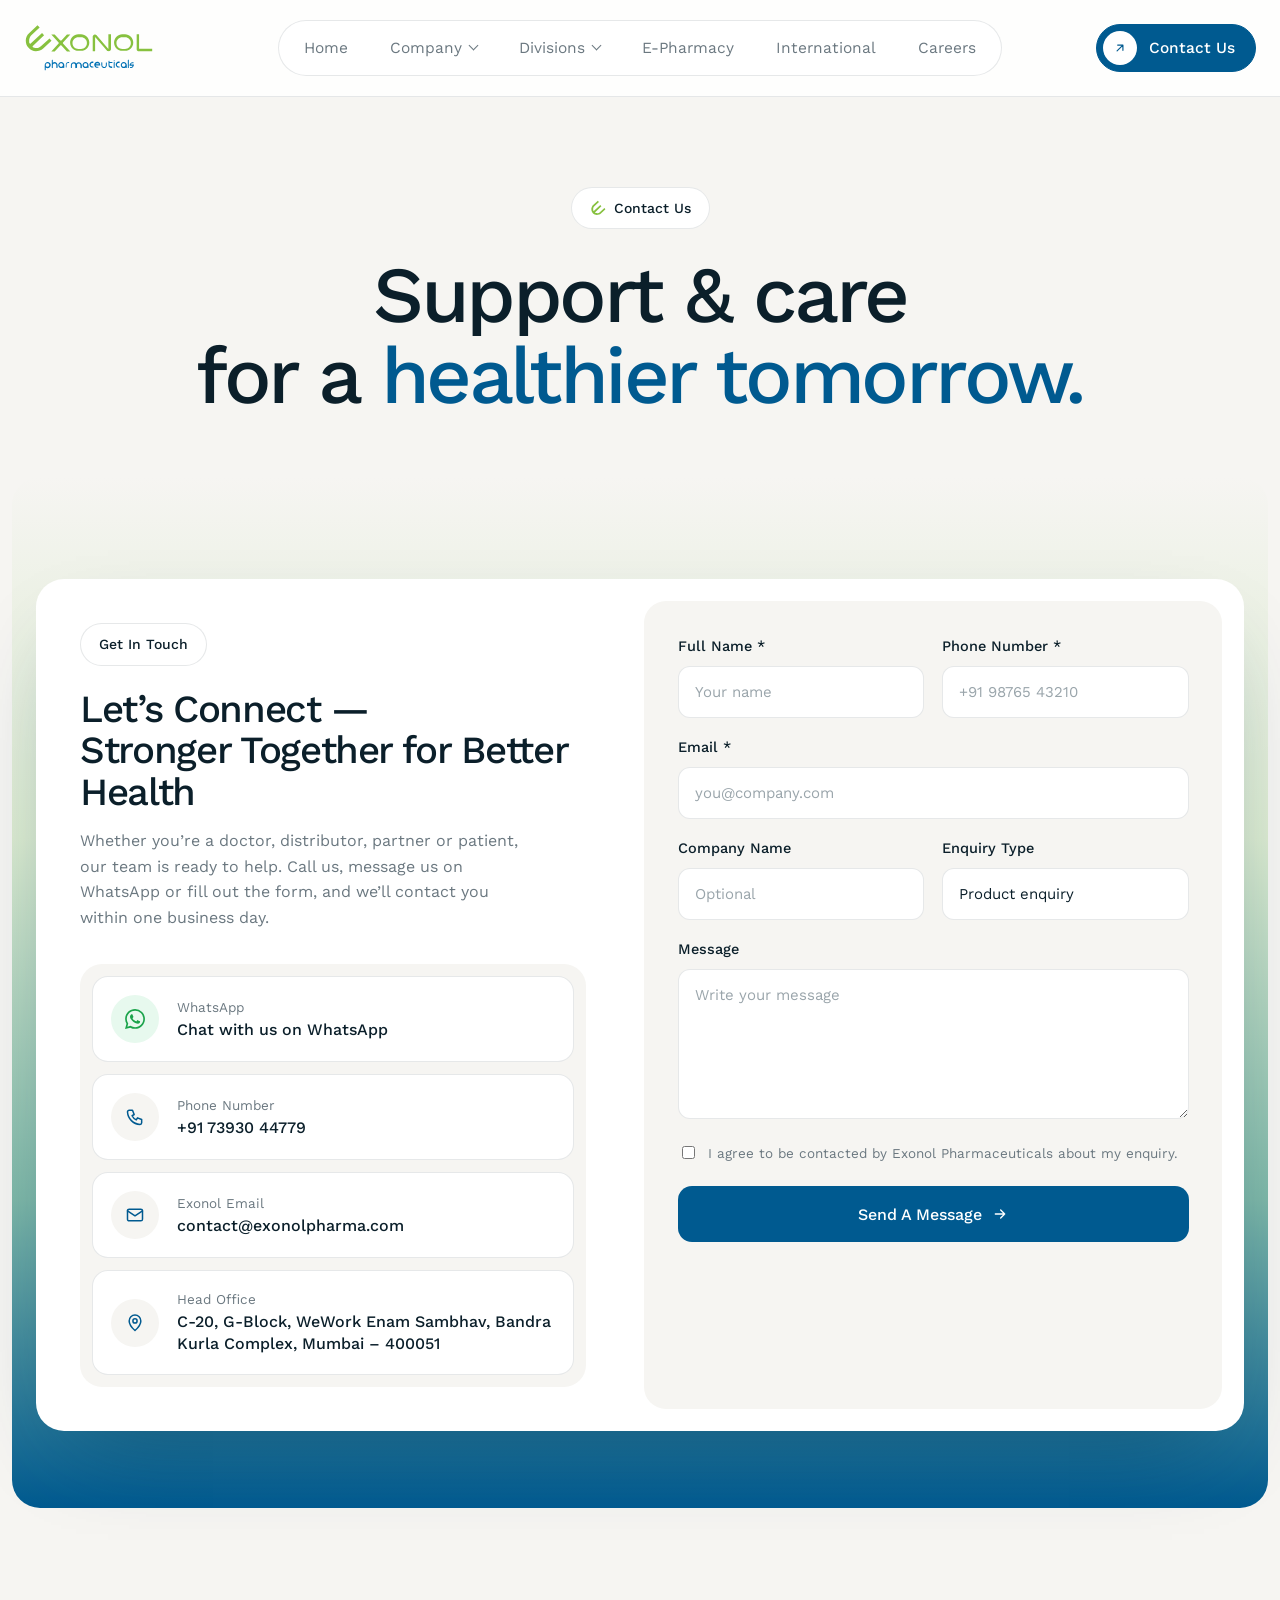
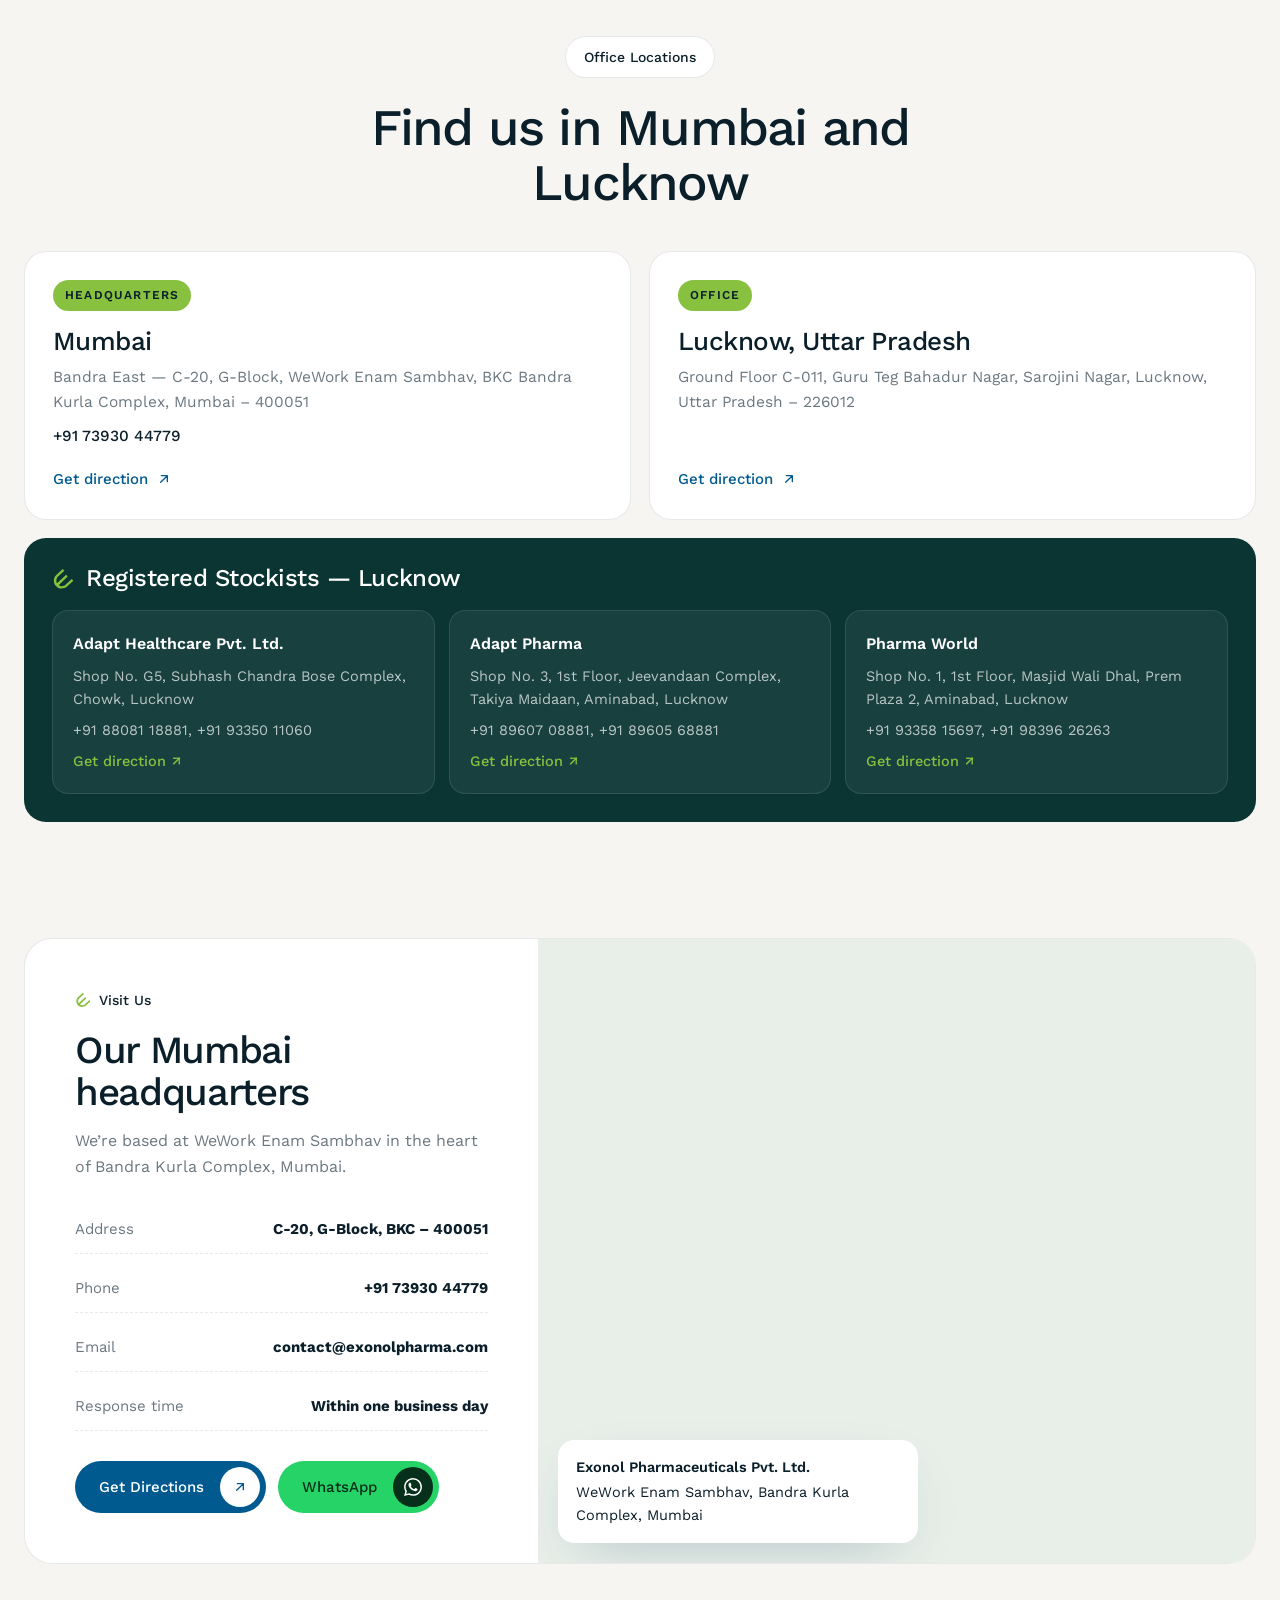
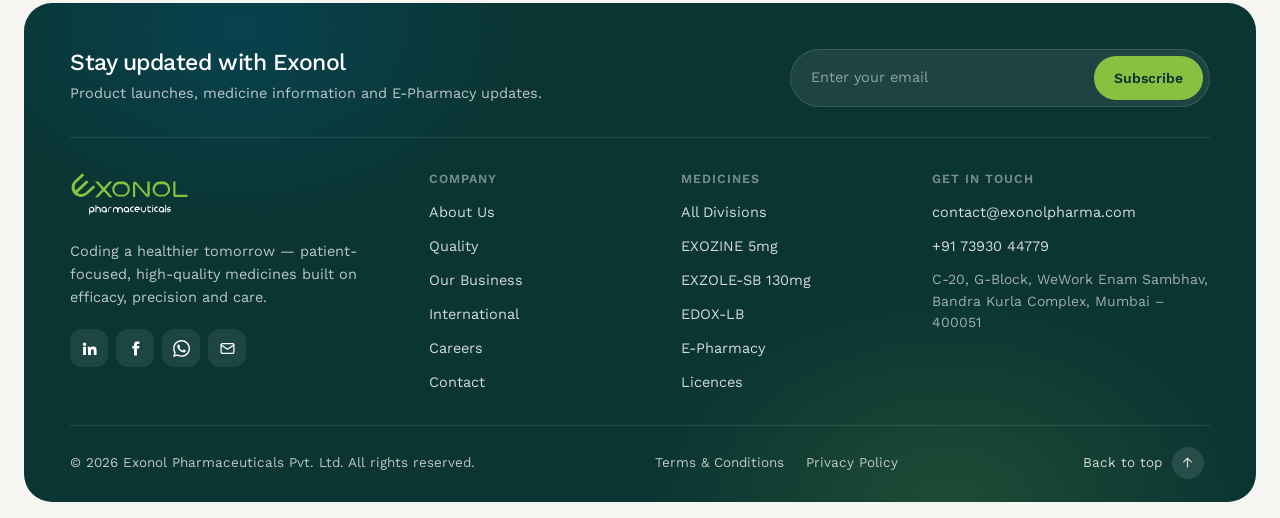
<file: contact.html>
<!doctype html>
<html lang="en">
<head><meta charset="utf-8"><meta name="viewport" content="width=device-width, initial-scale=1"><title>Contact Us — Exonol Pharmaceuticals</title><meta name="description" content="Contact Exonol Pharmaceuticals: phone, WhatsApp, email, Mumbai HQ at WeWork Enam Sambhav, BKC, Lucknow office and registered stockists."><meta name="theme-color" content="#005A90"><link rel="icon" href="assets/img/mark.svg" type="image/svg+xml"><link rel="preconnect" href="https://fonts.googleapis.com"><link rel="preconnect" href="https://fonts.gstatic.com" crossorigin><link href="https://fonts.googleapis.com/css2?family=Work+Sans:wght@300;400;500;600;700&amp;display=swap" rel="stylesheet"><link rel="stylesheet" href="assets/css/style.css"><link rel="stylesheet" href="assets/css/v4.css"></head>
<body class="page-contact">
<script src="assets/js/layout.js" data-part="header" data-active="contact"></script>

<main>
<section class="c-hero">
    <div class="wrap">
      <span class="pill-tag fade-up" style="--d:.05s"><svg viewBox="0 0 22 23" aria-hidden="true"><use href="#exm"/></svg> Contact Us</span>
      <h1>
        <span class="line"><span style="--d:.15s">Support &amp; care</span></span>
        <span class="line"><span style="--d:.3s">for a <em>healthier tomorrow.</em></span></span>
      </h1>
    </div>
  </section>

  <section class="c-panel">
    <div class="wrap">
      <div class="c-card" data-reveal>
        <div class="c-left">
          <span class="pill-tag">Get In Touch</span>
          <h2>Let’s Connect — <br>Stronger Together for Better Health</h2>
          <p>Whether you’re a doctor, distributor, partner or patient, our team is ready to help. Call us, message us on WhatsApp or fill out the form, and we’ll contact you within one business day.</p>
          <div class="c-info">
            <a class="wa-row" href="#" data-link="whatsapp"><span class="i"><svg viewBox="0 0 24 24" aria-hidden="true"><use href="#wa"/></svg></span><span><small>WhatsApp</small><strong>Chat with us on WhatsApp</strong></span></a>
            <a href="tel:+917393044779"><span class="i"><svg viewBox="0 0 24 24" aria-hidden="true"><use href="#ph"/></svg></span><span><small>Phone Number</small><strong>+91 73930 44779</strong></span></a>
            <a href="mailto:contact@exonolpharma.com"><span class="i"><svg viewBox="0 0 24 24" aria-hidden="true"><use href="#ml"/></svg></span><span><small>Exonol Email</small><strong>contact@exonolpharma.com</strong></span></a>
            <a href="https://www.google.com/maps/search/?api=1&amp;query=WeWork+Enam+Sambhav+Bandra+Kurla+Complex+Mumbai" target="_blank" rel="noopener"><span class="i"><svg viewBox="0 0 24 24" aria-hidden="true"><use href="#pin"/></svg></span><span><small>Head Office</small><strong>C-20, G-Block, WeWork Enam Sambhav, Bandra Kurla Complex, Mumbai – 400051</strong></span></a>
          </div>
        </div>
        <div class="c-form">
          <form data-mail data-subject="Contact form — Exonol Pharmaceuticals">
            <div class="fgrid">
              <div class="field"><label for="c-name">Full Name *</label><input id="c-name" name="Name" required placeholder="Your name"></div>
              <div class="field"><label for="c-phone">Phone Number *</label><input id="c-phone" name="Phone" type="tel" required placeholder="+91 98765 43210"></div>
              <div class="field full"><label for="c-email">Email *</label><input id="c-email" name="Email" type="email" required placeholder="you@company.com"></div>
              <div class="field"><label for="c-co">Company Name</label><input id="c-co" name="Company" placeholder="Optional"></div>
              <div class="field"><label for="c-type">Enquiry Type</label>
                <select id="c-type" name="Enquiry type">
                  <option>Product enquiry</option>
                  <option>Doctor / Medical professional</option>
                  <option>Distribution &amp; partnership</option>
                  <option>International partnership</option>
                  <option>E-Pharmacy order support</option>
                  <option>Careers</option>
                  <option>Other</option>
                </select>
              </div>
              <div class="field full"><label for="c-msg">Message</label><textarea id="c-msg" name="Message" placeholder="Write your message"></textarea></div>
            </div>
            <label class="consent"><input type="checkbox" name="consent" required> I agree to be contacted by Exonol Pharmaceuticals about my enquiry.</label>
            <button class="submit" type="submit">Send A Message <svg viewBox="0 0 24 24" fill="none" stroke="currentColor" stroke-width="2" stroke-linecap="round" stroke-linejoin="round" aria-hidden="true"><path d="M5 12h14M13 6l6 6-6 6"/></svg></button>
            <div class="form-ok"><svg viewBox="0 0 20 20" aria-hidden="true"><use href="#tk"/></svg>Thanks! Your email app will open with your message to contact@exonolpharma.com.</div>
          </form>
        </div>
      </div>
    </div>
  </section>

  <section class="section offices-sec">
    <div class="wrap">
      <div class="offices" id="offices">
        <div class="head">
          <span class="pill-tag" data-reveal>Office Locations</span>
          <h2 data-reveal>Find us in Mumbai and Lucknow</h2>
        </div>
        <div class="off-grid">
          <div class="off" data-reveal><span class="tag">Headquarters</span><h4>Mumbai</h4><p>Bandra East — C-20, G-Block, WeWork Enam Sambhav, BKC Bandra Kurla Complex, Mumbai – 400051</p><p class="tel">+91 73930 44779</p><a class="link-arrow" href="https://www.google.com/maps/search/?api=1&amp;query=WeWork+Enam+Sambhav+Bandra+Kurla+Complex+Mumbai" target="_blank" rel="noopener">Get direction <svg viewBox="0 0 24 24" aria-hidden="true"><use href="#ar"/></svg></a></div>
          <div class="off" data-reveal style="--d:.1s"><span class="tag">Office</span><h4>Lucknow, Uttar Pradesh</h4><p>Ground Floor C-011, Guru Teg Bahadur Nagar, Sarojini Nagar, Lucknow, Uttar Pradesh – 226012</p><a class="link-arrow" href="https://www.google.com/maps/search/?api=1&amp;query=Guru+Teg+Bahadur+Nagar+Sarojini+Nagar+Lucknow+226012" target="_blank" rel="noopener">Get direction <svg viewBox="0 0 24 24" aria-hidden="true"><use href="#ar"/></svg></a></div>
        </div>
        <div class="stockists" data-reveal>
          <h4><svg viewBox="0 0 22 23" aria-hidden="true"><use href="#exm"/></svg> Registered Stockists — Lucknow</h4>
          <div class="st-grid">
            <div class="st"><b>Adapt Healthcare Pvt. Ltd.</b><span>Shop No. G5, Subhash Chandra Bose Complex, Chowk, Lucknow</span><span>+91 88081 18881, +91 93350 11060</span><a href="https://www.google.com/maps/search/?api=1&amp;query=Subhash+Chandra+Bose+Complex+Chowk+Lucknow" target="_blank" rel="noopener">Get direction ↗</a></div>
            <div class="st"><b>Adapt Pharma</b><span>Shop No. 3, 1st Floor, Jeevandaan Complex, Takiya Maidaan, Aminabad, Lucknow</span><span>+91 89607 08881, +91 89605 68881</span><a href="https://www.google.com/maps/search/?api=1&amp;query=Jeevandaan+Complex+Aminabad+Lucknow" target="_blank" rel="noopener">Get direction ↗</a></div>
            <div class="st"><b>Pharma World</b><span>Shop No. 1, 1st Floor, Masjid Wali Dhal, Prem Plaza 2, Aminabad, Lucknow</span><span>+91 93358 15697, +91 98396 26263</span><a href="https://www.google.com/maps/search/?api=1&amp;query=Prem+Plaza+2+Aminabad+Lucknow" target="_blank" rel="noopener">Get direction ↗</a></div>
          </div>
        </div>
      </div>
    </div>
  </section>

  <section class="map-sec">
    <div class="wrap">
      <div class="map-card" data-reveal>
        <div class="txt">
          <span class="label"><svg viewBox="0 0 22 23" aria-hidden="true"><use href="#exm"/></svg> Visit Us</span>
          <h3>Our Mumbai headquarters</h3>
          <p>We’re based at WeWork Enam Sambhav in the heart of Bandra Kurla Complex, Mumbai.</p>
          <div class="hours">
            <div><span>Address</span><b>C-20, G-Block, BKC – 400051</b></div>
            <div><span>Phone</span><b>+91 73930 44779</b></div>
            <div><span>Email</span><b>contact@exonolpharma.com</b></div>
            <div><span>Response time</span><b>Within one business day</b></div>
          </div>
          <div class="hero-ctas">
            <a class="btn blue" href="https://www.google.com/maps/search/?api=1&amp;query=WeWork+Enam+Sambhav+Bandra+Kurla+Complex+Mumbai" target="_blank" rel="noopener">Get Directions <span class="bubble"><svg viewBox="0 0 24 24" aria-hidden="true"><use href="#ar"/></svg></span></a>
            <a class="btn wa" href="#" data-link="whatsapp">WhatsApp <span class="bubble"><svg viewBox="0 0 24 24" aria-hidden="true"><use href="#wa"/></svg></span></a>
          </div>
        </div>
        <div class="map live">
          <iframe title="Exonol Pharmaceuticals office map" loading="lazy" referrerpolicy="no-referrer-when-downgrade" src="https://maps.google.com/maps?q=WeWork%20Enam%20Sambhav%2C%20Bandra%20Kurla%20Complex%2C%20Mumbai&amp;z=16&amp;output=embed"></iframe>
          <div class="addr"><b>Exonol Pharmaceuticals Pvt. Ltd.</b>WeWork Enam Sambhav, Bandra Kurla Complex, Mumbai</div>
        </div>
      </div>
    </div>
  </section>
</main>

<script src="assets/js/layout.js" data-part="footer" data-page="contact"></script>
<script src="assets/js/main.js"></script><script src="assets/js/scenes.js"></script>
</body>
</html>
</file>
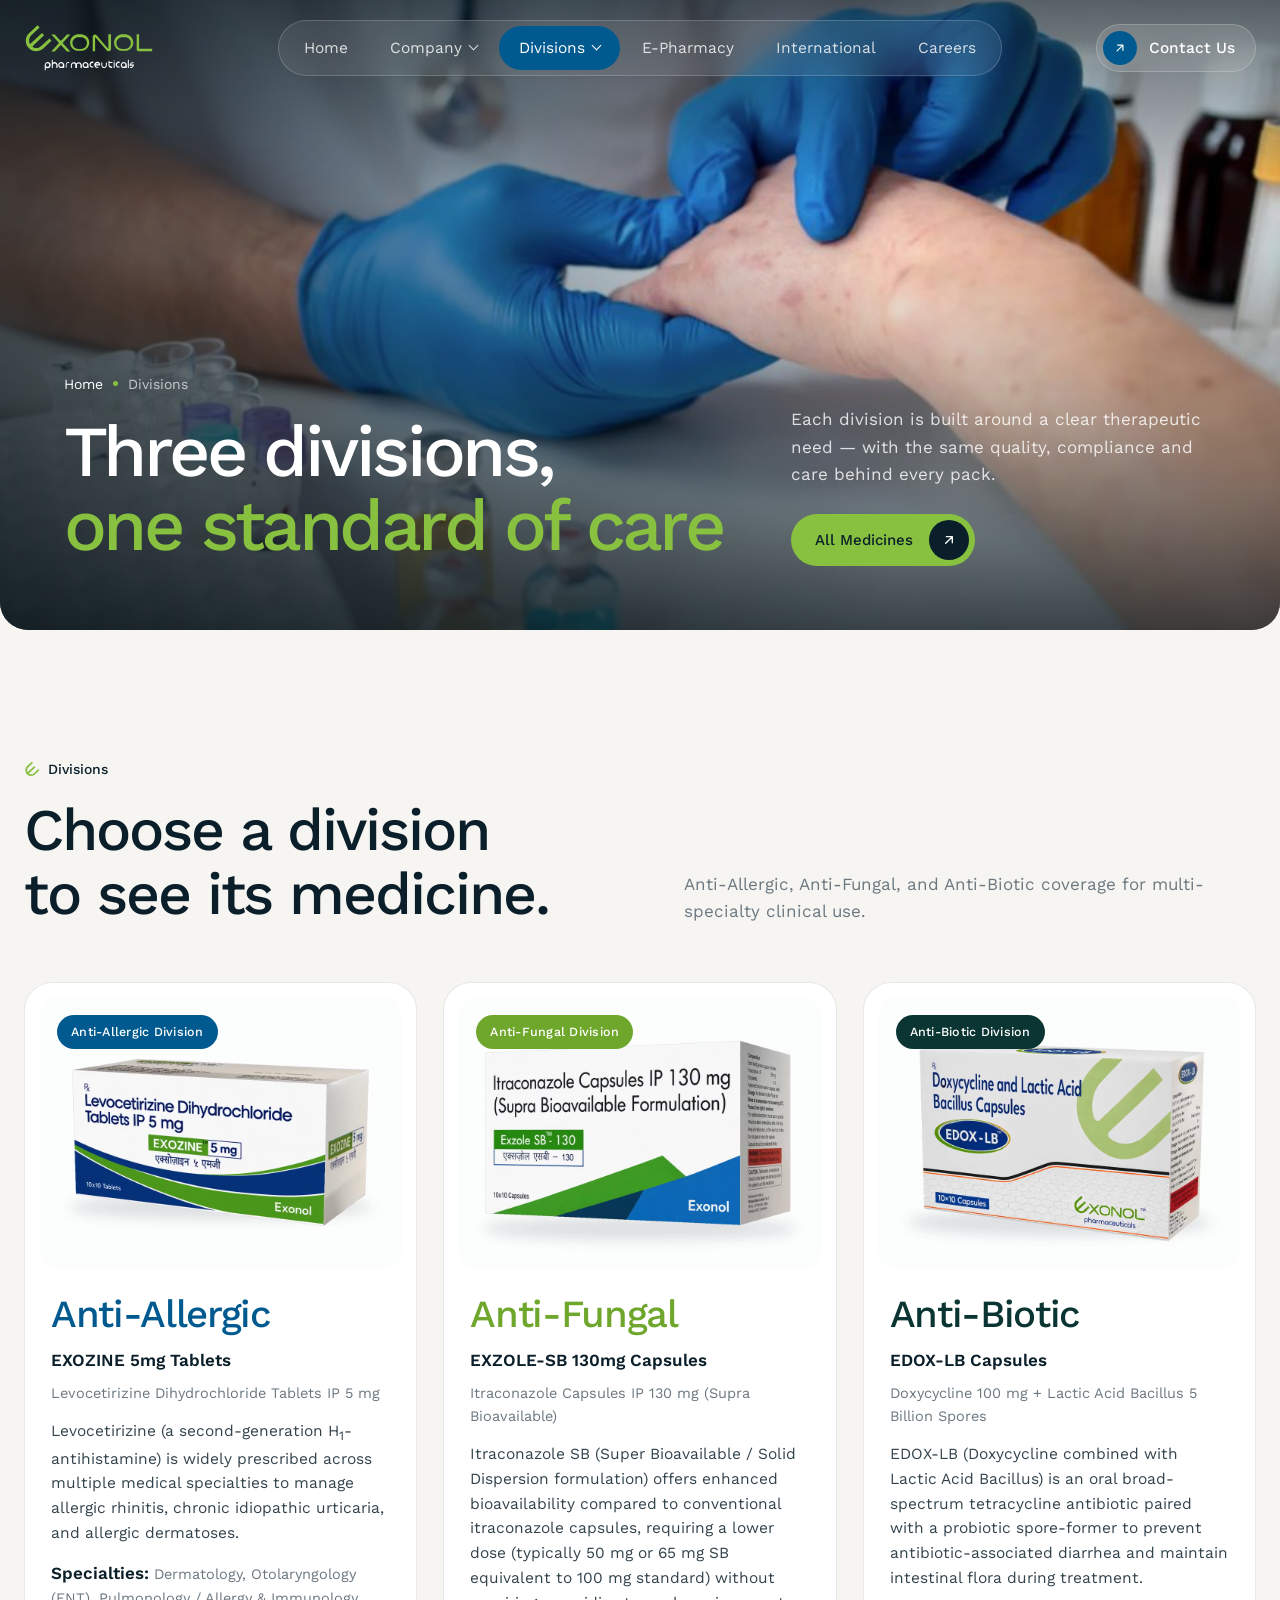
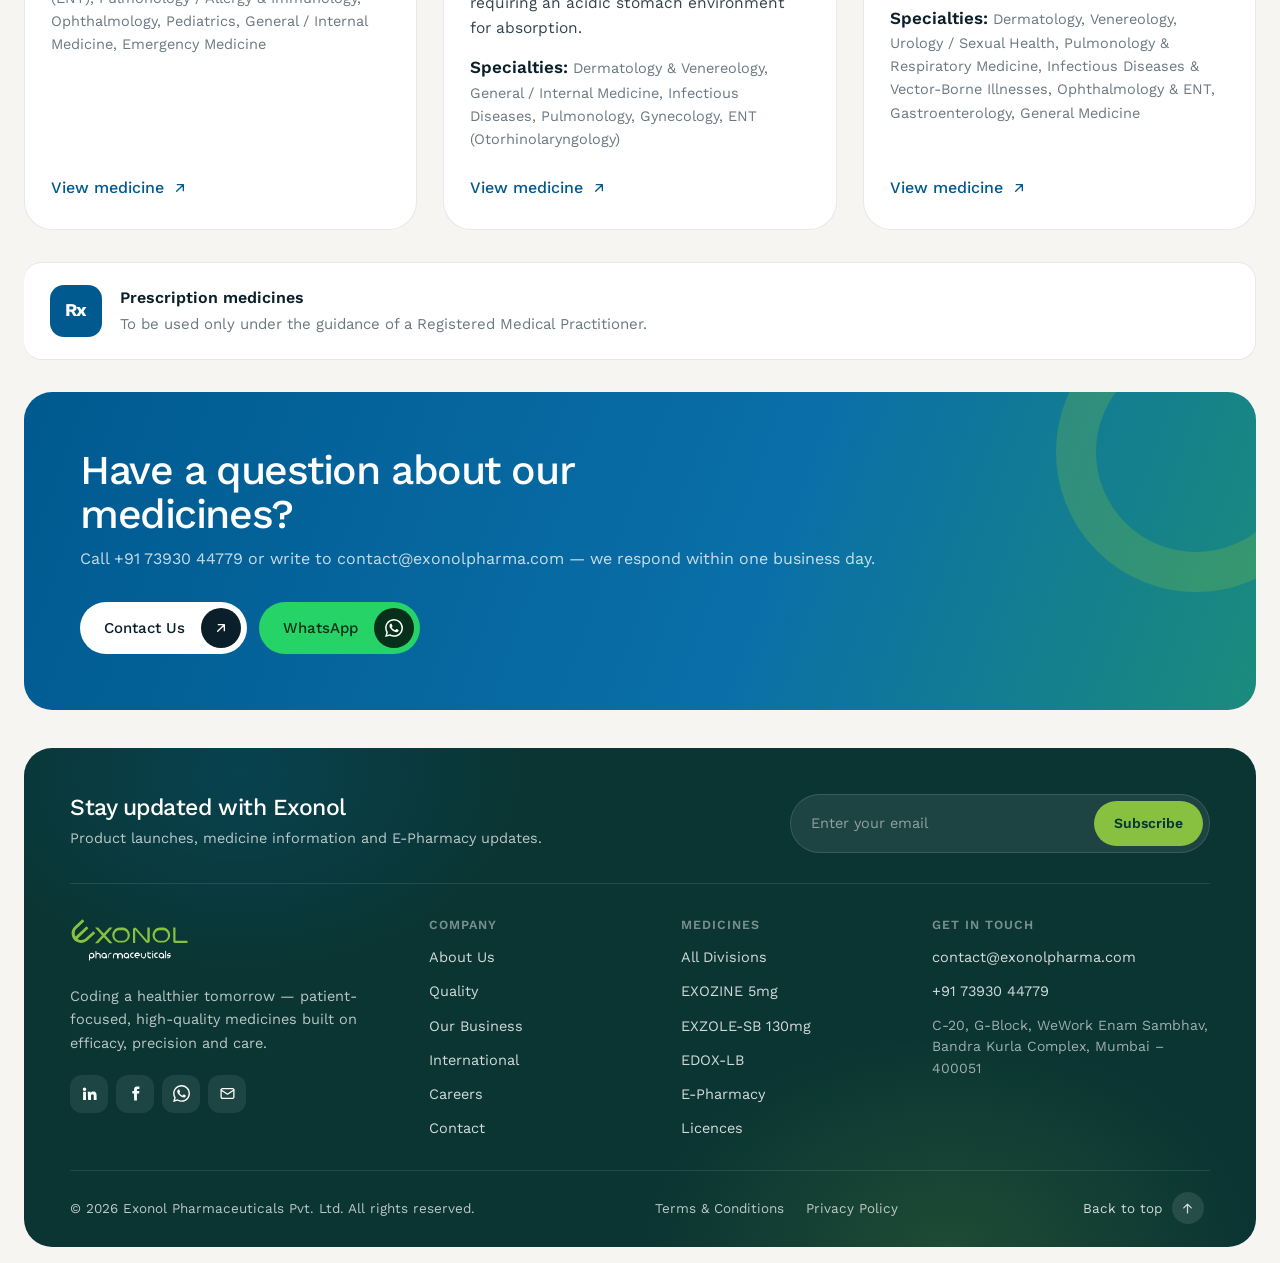
<file: divisions.html>
<!doctype html>
<html lang="en">
<head><meta charset="utf-8"><meta name="viewport" content="width=device-width, initial-scale=1"><title>Divisions — Exonol Pharmaceuticals</title><meta name="description" content="Exonol divisions: Anti-allergic (EXOZINE 5mg), Antifungal (EXZOLE-SB 130mg) and Antibiotic (EDOX-LB)."><meta name="theme-color" content="#005A90"><link rel="icon" href="assets/img/mark.svg" type="image/svg+xml"><link rel="preconnect" href="https://fonts.googleapis.com"><link rel="preconnect" href="https://fonts.gstatic.com" crossorigin><link href="https://fonts.googleapis.com/css2?family=Work+Sans:wght@300;400;500;600;700&amp;display=swap" rel="stylesheet"><link rel="stylesheet" href="assets/css/style.css"><link rel="stylesheet" href="assets/css/v4.css"></head>
<body class="page-divisions">
<script src="assets/js/layout.js" data-part="header" data-active="divisions" data-over="1"></script>

<main>
<section class="hero page-hero">
    <div class="hero-card">
      <div class="hero-media"><img src="assets/img/derma.jpg" alt=""></div>
      <div class="hero-inner">
        <div>
          <nav class="crumbs fade-up" aria-label="Breadcrumb"><a href="index.html">Home</a><span class="sep"></span><span>Divisions</span></nav>
          <h1>
            <span class="line"><span style="--d:.1s">Three divisions,</span></span>
            <span class="line"><span style="--d:.25s"><em class="accent">one standard of care</em></span></span>
          </h1>
        </div>
        <div class="hero-side">
          <p class="fade-up" style="--d:.6s">Each division is built around a clear therapeutic need — with the same quality, compliance and care behind every pack.</p>
          <div class="hero-ctas fade-up" style="--d:.75s">
            <a class="btn" href="medicines.html">All Medicines <span class="bubble"><svg viewBox="0 0 24 24" aria-hidden="true"><use href="#ar"/></svg></span></a>
          </div>
        </div>
      </div>
    </div>
  </section>

  <section class="section">
    <div class="wrap">
      <div class="sec-head">
        <div>
          <span class="label" data-reveal><svg viewBox="0 0 22 23" aria-hidden="true"><use href="#exm"/></svg> Divisions</span>
          <h2 class="h2" data-reveal>Choose a division<br>to see its medicine.</h2>
        </div>
        <p class="lead" data-reveal>Anti-Allergic, Anti-Fungal, and Anti-Biotic coverage for multi-specialty clinical use.</p>
      </div>
      <div class="dv-grid">
        <a class="dv-card " href="exozine-5mg-tablets.html" data-reveal style="--d:0.0s">
          <div class="dv-ph"><img src="assets/img/exozine-3d-poster.jpg" alt="EXOZINE 5mg Tablets pack" loading="lazy"><span class="dv-tag">Anti-Allergic Division</span></div>
          <div class="dv-in"><h3>Anti-Allergic</h3><b>EXOZINE 5mg Tablets</b><span class="comp">Levocetirizine Dihydrochloride Tablets IP 5 mg</span><p>Levocetirizine (a second-generation H<sub>1</sub>-antihistamine) is widely prescribed across multiple medical specialties to manage allergic rhinitis, chronic idiopathic urticaria, and allergic dermatoses.</p><p class="dv-sp"><b>Specialties:</b> Dermatology, Otolaryngology (ENT), Pulmonology / Allergy &amp; Immunology, Ophthalmology, Pediatrics, General / Internal Medicine, Emergency Medicine</p><span class="dv-go">View medicine <svg viewBox="0 0 24 24" aria-hidden="true"><use href="#ar"/></svg></span></div>
        </a><a class="dv-card af" href="exzole-sb-130mg-capsules.html" data-reveal style="--d:0.1s">
          <div class="dv-ph"><img src="assets/img/exzole-3d-poster.jpg" alt="EXZOLE-SB 130mg Capsules pack" loading="lazy"><span class="dv-tag">Anti-Fungal Division</span></div>
          <div class="dv-in"><h3>Anti-Fungal</h3><b>EXZOLE-SB 130mg Capsules</b><span class="comp">Itraconazole Capsules IP 130 mg (Supra Bioavailable)</span><p>Itraconazole SB (Super Bioavailable / Solid Dispersion formulation) offers enhanced bioavailability compared to conventional itraconazole capsules, requiring a lower dose (typically 50 mg or 65 mg SB equivalent to 100 mg standard) without requiring an acidic stomach environment for absorption.</p><p class="dv-sp"><b>Specialties:</b> Dermatology &amp; Venereology, General / Internal Medicine, Infectious Diseases, Pulmonology, Gynecology, ENT (Otorhinolaryngology)</p><span class="dv-go">View medicine <svg viewBox="0 0 24 24" aria-hidden="true"><use href="#ar"/></svg></span></div>
        </a><a class="dv-card ab" href="edox-lb-capsules.html" data-reveal style="--d:0.2s">
          <div class="dv-ph"><img src="assets/img/edox-3d-poster.jpg" alt="EDOX-LB Capsules pack" loading="lazy"><span class="dv-tag">Anti-Biotic Division</span></div>
          <div class="dv-in"><h3>Anti-Biotic</h3><b>EDOX-LB Capsules</b><span class="comp">Doxycycline 100 mg + Lactic Acid Bacillus 5 Billion Spores</span><p>EDOX-LB (Doxycycline combined with Lactic Acid Bacillus) is an oral broad-spectrum tetracycline antibiotic paired with a probiotic spore-former to prevent antibiotic-associated diarrhea and maintain intestinal flora during treatment.</p><p class="dv-sp"><b>Specialties:</b> Dermatology, Venereology, Urology / Sexual Health, Pulmonology &amp; Respiratory Medicine, Infectious Diseases &amp; Vector-Borne Illnesses, Ophthalmology &amp; ENT, Gastroenterology, General Medicine</p><span class="dv-go">View medicine <svg viewBox="0 0 24 24" aria-hidden="true"><use href="#ar"/></svg></span></div>
        </a>
      </div>
      <div class="rx-banner dv-note" data-reveal><span class="rx">Rx</span><div><b>Prescription medicines</b><span>To be used only under the guidance of a Registered Medical Practitioner.</span></div></div>
    </div>
  </section>

  <section class="section cta-sec">
    <div class="wrap">
      <div class="cta-band" data-reveal>
        <div><h3>Have a question about our medicines?</h3><p>Call +91 73930 44779 or write to contact@exonolpharma.com — we respond within one business day.</p></div>
        <div class="hero-ctas">
          <a class="btn white" href="contact.html">Contact Us <span class="bubble"><svg viewBox="0 0 24 24" aria-hidden="true"><use href="#ar"/></svg></span></a>
          <a class="btn wa" href="#" data-link="whatsapp">WhatsApp <span class="bubble"><svg viewBox="0 0 24 24" aria-hidden="true"><use href="#wa"/></svg></span></a>
        </div>
      </div>
    </div>
  </section>
</main>

<script src="assets/js/layout.js" data-part="footer" data-page="divisions"></script>
<script src="assets/js/main.js"></script><script src="assets/js/scenes.js"></script>
</body>
</html>
</file>
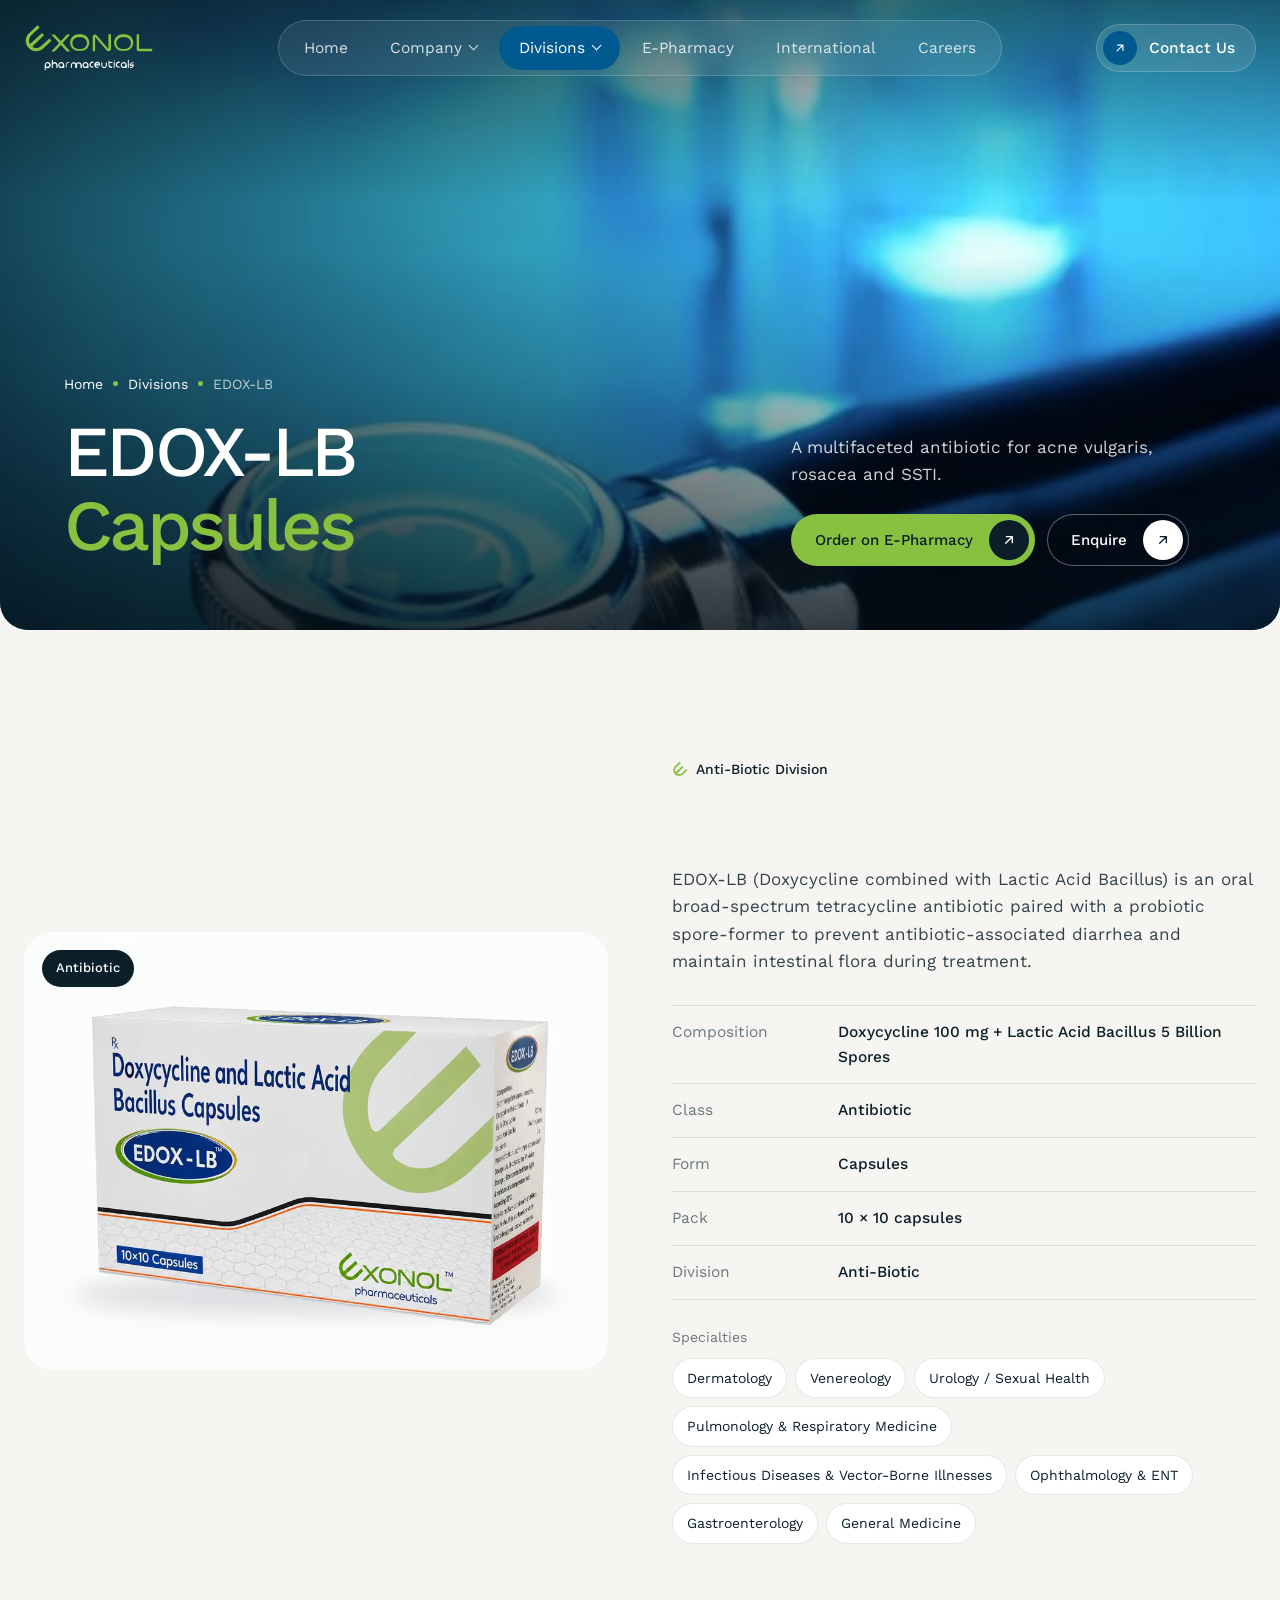
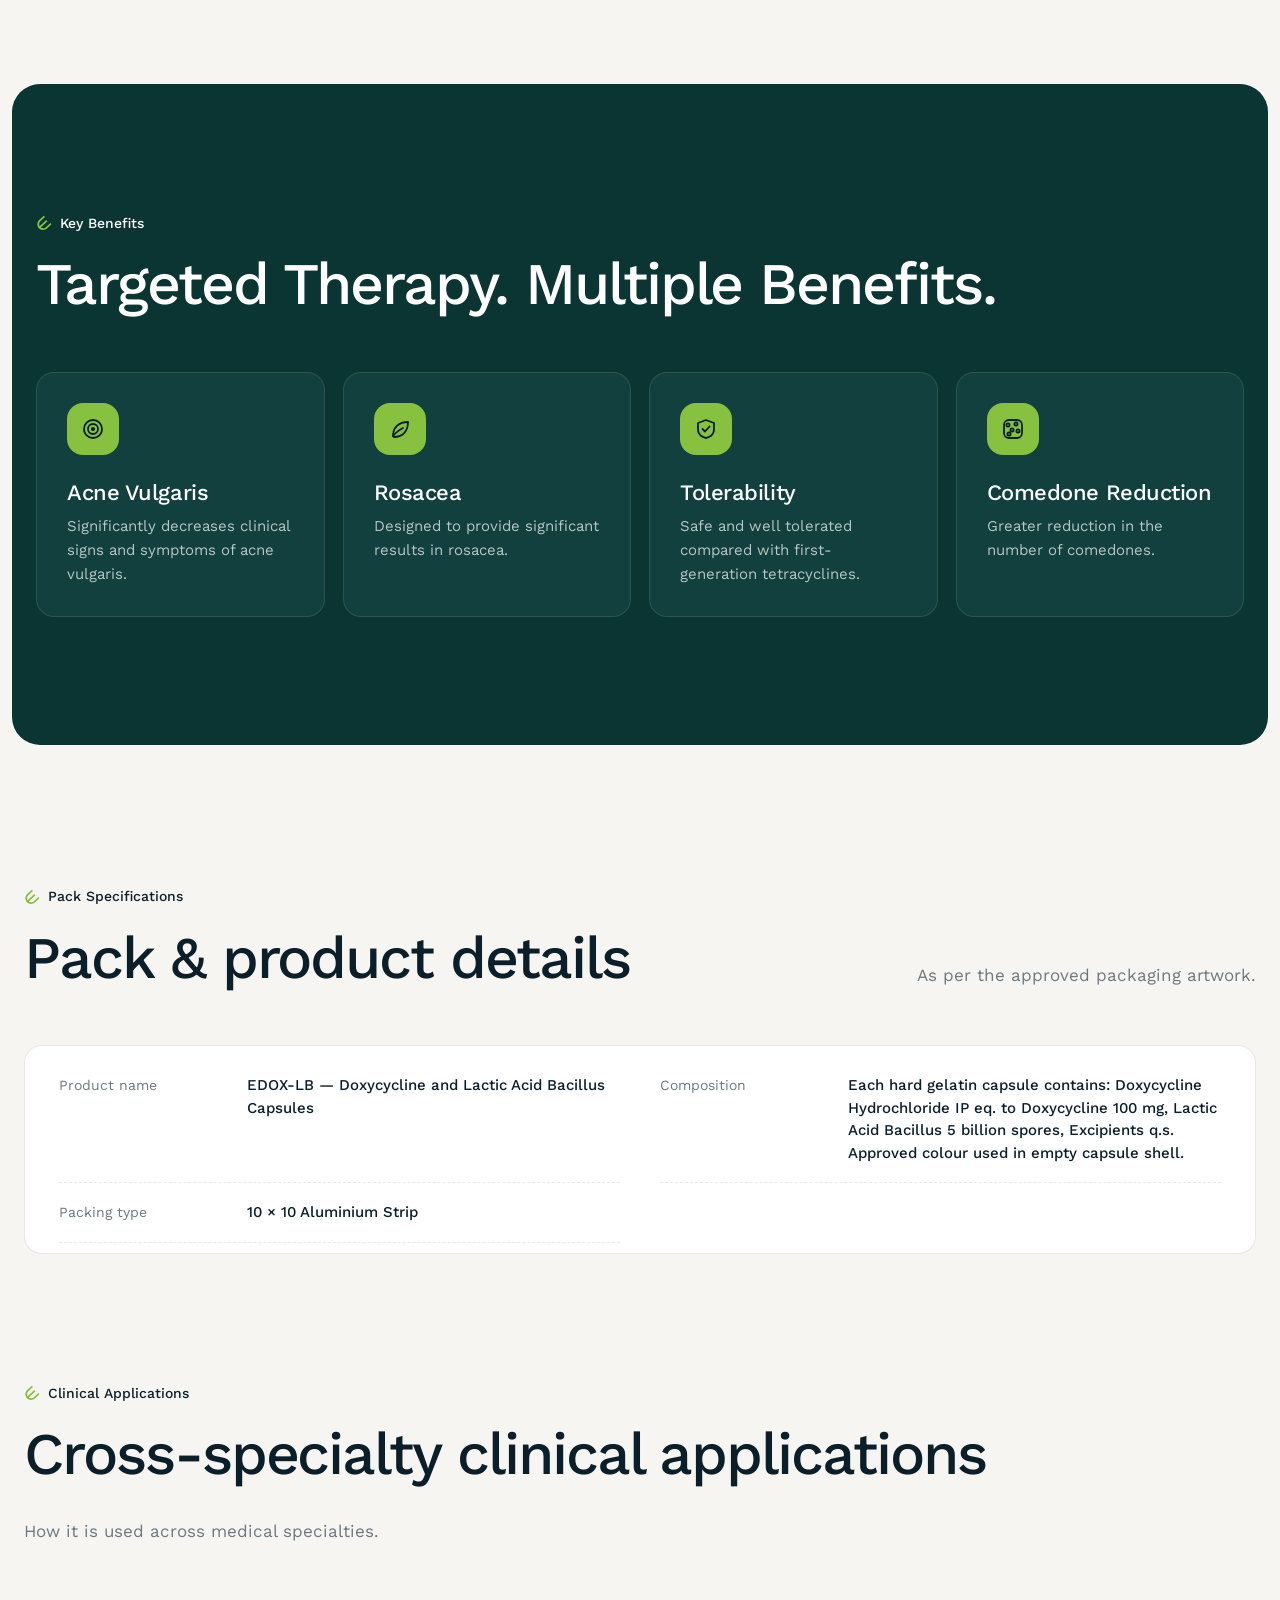
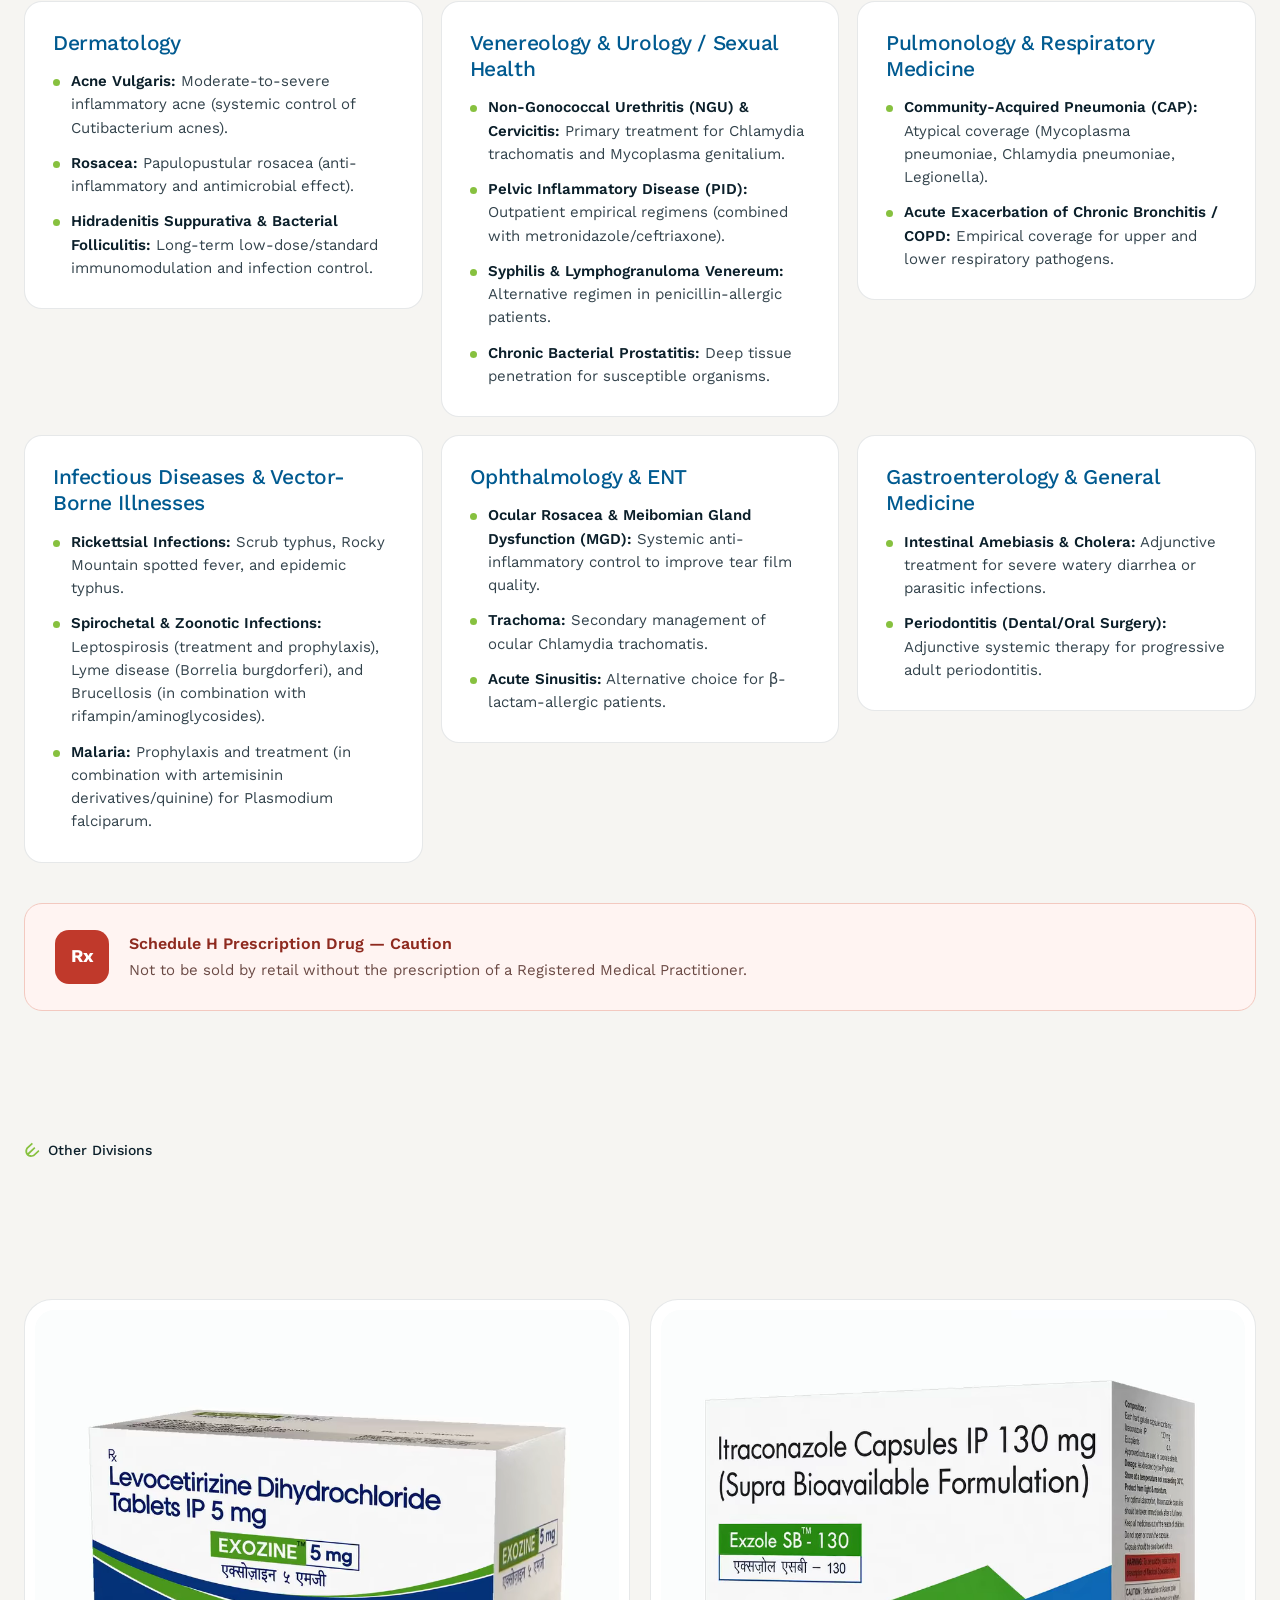
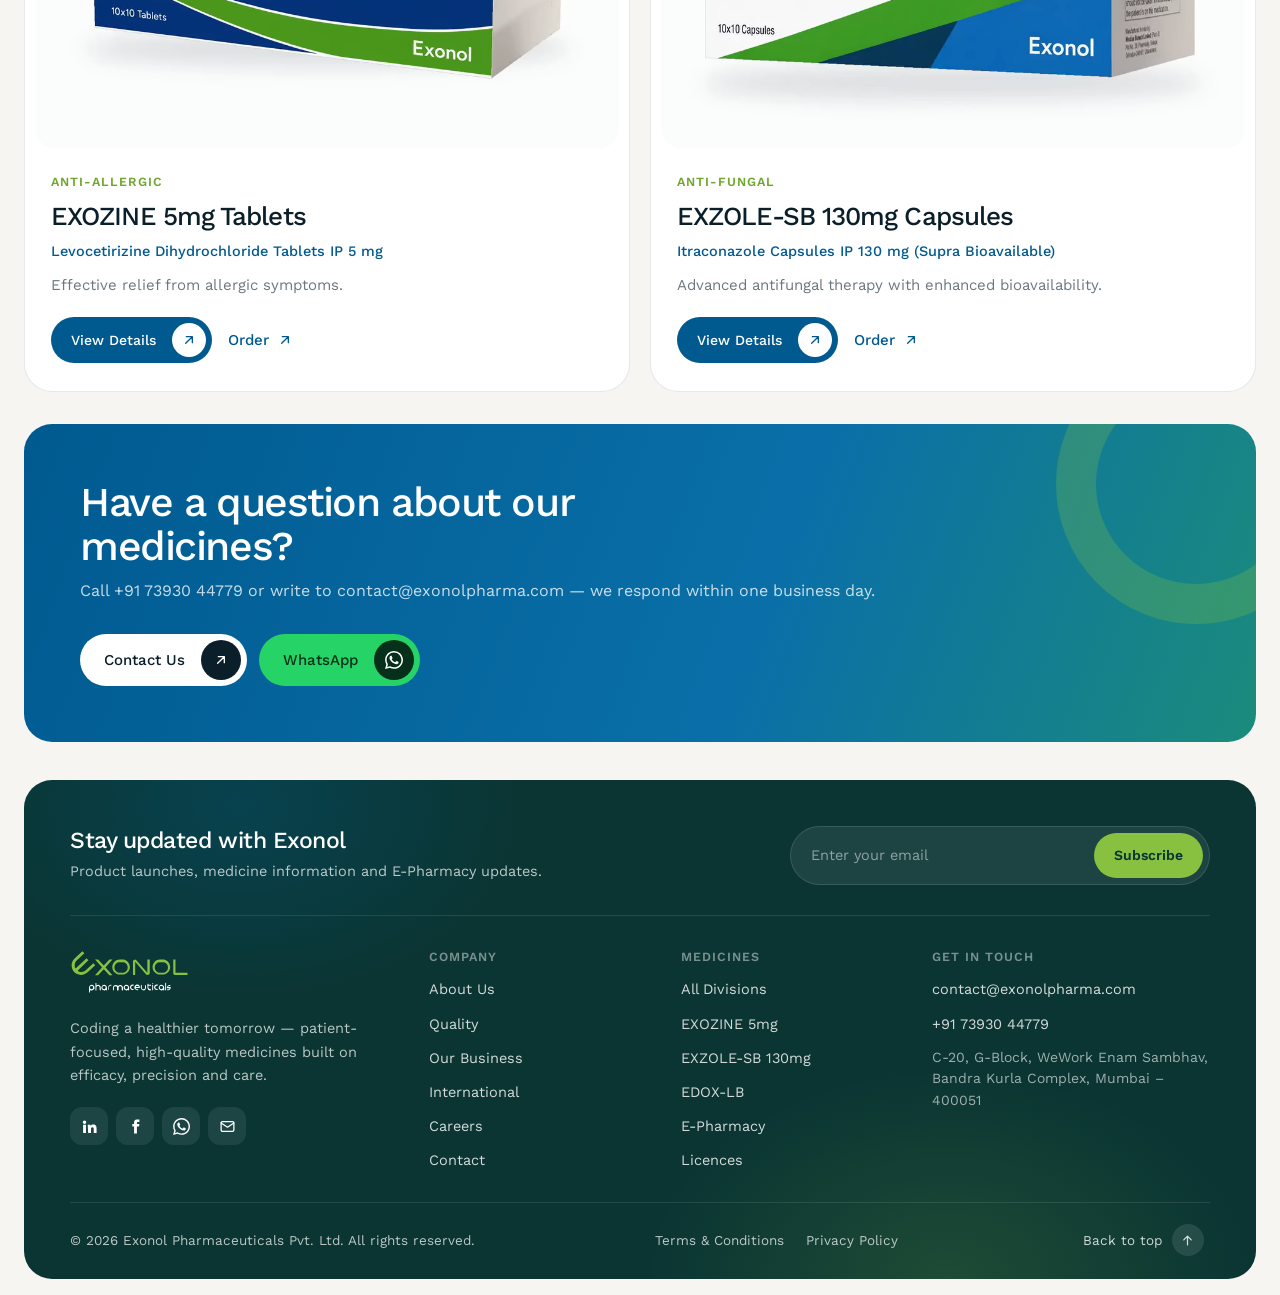
<file: edox-lb-capsules.html>
<!doctype html>
<html lang="en">
<head><meta charset="utf-8"><meta name="viewport" content="width=device-width, initial-scale=1"><title>EDOX-LB Capsules — Exonol Pharmaceuticals</title><meta name="description" content="EDOX-LB Capsules: Doxycycline 100 mg + Lactic Acid Bacillus 5 Billion Spores. Anti-Biotic division, Exonol Pharmaceuticals."><meta name="theme-color" content="#005A90"><link rel="icon" href="assets/img/mark.svg" type="image/svg+xml"><link rel="preconnect" href="https://fonts.googleapis.com"><link rel="preconnect" href="https://fonts.gstatic.com" crossorigin><link href="https://fonts.googleapis.com/css2?family=Work+Sans:wght@300;400;500;600;700&amp;display=swap" rel="stylesheet"><link rel="stylesheet" href="assets/css/style.css"><link rel="stylesheet" href="assets/css/v4.css"></head>
<body class="page-edox">
<script src="assets/js/layout.js" data-part="header" data-active="divisions" data-over="1"></script>

<main>
<section class="hero page-hero">
    <div class="hero-card">
      <div class="hero-media"><img src="assets/img/stethoscope.jpg" alt=""></div>
      <div class="hero-inner">
        <div>
          <nav class="crumbs fade-up" aria-label="Breadcrumb"><a href="index.html">Home</a><span class="sep"></span><a href="divisions.html">Divisions</a><span class="sep"></span><span>EDOX-LB</span></nav>
          <h1>
            <span class="line"><span style="--d:.1s">EDOX-LB</span></span>
            <span class="line"><span style="--d:.25s"><em class="accent">Capsules</em></span></span>
          </h1>
        </div>
        <div class="hero-side">
          <p class="fade-up" style="--d:.6s">A multifaceted antibiotic for acne vulgaris, rosacea and SSTI.</p>
          <div class="hero-ctas fade-up" style="--d:.75s">
            <a class="btn" href="https://store.exonolpharma.com/" target="_blank" rel="noopener">Order on E-Pharmacy <span class="bubble"><svg viewBox="0 0 24 24" aria-hidden="true"><use href="#ar"/></svg></span></a>
            <a class="btn ghost" href="contact.html">Enquire <span class="bubble"><svg viewBox="0 0 24 24" aria-hidden="true"><use href="#ar"/></svg></span></a>
          </div>
        </div>
      </div>
    </div>
  </section>

  <section class="section">
    <div class="wrap prod-overview">
      <div class="pack" data-reveal="left"><video class="pv" muted loop playsinline preload="metadata" poster="assets/img/edox-3d-poster.jpg" aria-label="EDOX-LB pack — 3D view"><source src="assets/video/edox-3d.webm" type="video/webm"><source src="assets/video/edox-3d.mp4" type="video/mp4"></video><span class="chip">Antibiotic</span></div>
      <div class="prod-text">
        <span class="label" data-reveal><svg viewBox="0 0 22 23" aria-hidden="true"><use href="#exm"/></svg> Anti-Biotic Division</span>
        <h2 class="h2" data-reveal>A Multifaceted Antibiotic</h2>
        <p data-reveal>EDOX-LB (Doxycycline combined with Lactic Acid Bacillus) is an oral broad-spectrum tetracycline antibiotic paired with a probiotic spore-former to prevent antibiotic-associated diarrhea and maintain intestinal flora during treatment.</p>
        <dl class="spec" data-reveal><div><dt>Composition</dt><dd>Doxycycline 100 mg + Lactic Acid Bacillus 5 Billion Spores</dd></div><div><dt>Class</dt><dd>Antibiotic</dd></div><div><dt>Form</dt><dd>Capsules</dd></div><div><dt>Pack</dt><dd>10 × 10 capsules</dd></div><div><dt>Division</dt><dd>Anti-Biotic</dd></div></dl>
        <div class="spec-sp" data-reveal><span class="spec-l">Specialties</span><div class="formats"><span>Dermatology</span><span>Venereology</span><span>Urology / Sexual Health</span><span>Pulmonology &amp; Respiratory Medicine</span><span>Infectious Diseases &amp; Vector-Borne Illnesses</span><span>Ophthalmology &amp; ENT</span><span>Gastroenterology</span><span>General Medicine</span></div></div>
      </div>
    </div>
  </section>

  <section class="medicines dark section">
    <div class="wrap">
      <div class="sec-head">
        <div>
          <span class="label" data-reveal><svg viewBox="0 0 22 23" aria-hidden="true"><use href="#exm"/></svg> Key Benefits</span>
          <h2 class="h2" data-reveal>Targeted Therapy. Multiple Benefits.</h2>
        </div>
      </div>
      <div class="hl-grid"><div class="hl" data-reveal style="--d:0.00s"><span class="ic"><svg viewBox="0 0 24 24" fill="none" stroke="currentColor" stroke-width="1.8" stroke-linecap="round" stroke-linejoin="round" aria-hidden="true"><circle cx="12" cy="12" r="9"/><circle cx="12" cy="12" r="5"/><circle cx="12" cy="12" r="1.2" fill="currentColor"/></svg></span><h4>Acne Vulgaris</h4><p>Significantly decreases clinical signs and symptoms of acne vulgaris.</p></div><div class="hl" data-reveal style="--d:0.08s"><span class="ic"><svg viewBox="0 0 24 24" fill="none" stroke="currentColor" stroke-width="1.8" stroke-linecap="round" stroke-linejoin="round" aria-hidden="true"><path d="M5 19c0-9 6-14 15-14 0 9-5 15-14 15"/><path d="M5 19c3-4 6-6 10-8"/></svg></span><h4>Rosacea</h4><p>Designed to provide significant results in rosacea.</p></div><div class="hl" data-reveal style="--d:0.16s"><span class="ic"><svg viewBox="0 0 24 24" fill="none" stroke="currentColor" stroke-width="1.8" stroke-linecap="round" stroke-linejoin="round" aria-hidden="true"><path d="M12 3l8 3v6c0 5-3.5 8-8 9-4.5-1-8-4-8-9V6z"/><path d="M8.5 12l2.5 2.5 4.5-5"/></svg></span><h4>Tolerability</h4><p>Safe and well tolerated compared with first-generation tetracyclines.</p></div><div class="hl" data-reveal style="--d:0.24s"><span class="ic"><svg viewBox="0 0 24 24" fill="none" stroke="currentColor" stroke-width="1.8" stroke-linecap="round" stroke-linejoin="round" aria-hidden="true"><circle cx="7" cy="8" r="1.6"/><circle cx="15" cy="7" r="1.6"/><circle cx="11" cy="13" r="1.6"/><circle cx="17" cy="14" r="1.6"/><circle cx="8" cy="17" r="1.6"/><rect x="3" y="3" width="18" height="18" rx="5"/></svg></span><h4>Comedone Reduction</h4><p>Greater reduction in the number of comedones.</p></div></div>
    </div>
  </section>

  <section class="section pk-sec">
    <div class="wrap">
      <div class="sec-head">
        <div>
          <span class="label" data-reveal><svg viewBox="0 0 22 23" aria-hidden="true"><use href="#exm"/></svg> Pack Specifications</span>
          <h2 class="h2" data-reveal>Pack &amp; product details</h2>
        </div>
        <p class="lead" data-reveal>As per the approved packaging artwork.</p>
      </div>
      <dl class="pk" data-reveal><div><dt>Product name</dt><dd>EDOX-LB — Doxycycline and Lactic Acid Bacillus Capsules</dd></div><div><dt>Composition</dt><dd>Each hard gelatin capsule contains: Doxycycline Hydrochloride IP eq. to Doxycycline 100 mg, Lactic Acid Bacillus 5 billion spores, Excipients q.s. Approved colour used in empty capsule shell.</dd></div><div><dt>Packing type</dt><dd>10 × 10 Aluminium Strip</dd></div></dl>
    </div>
  </section>

  <section class="section">
    <div class="wrap">
      <div class="sec-head">
        <div>
          <span class="label" data-reveal><svg viewBox="0 0 22 23" aria-hidden="true"><use href="#exm"/></svg> Clinical Applications</span>
          <h2 class="h2" data-reveal>Cross-specialty clinical applications</h2>
        </div>
        <p class="lead" data-reveal>How it is used across medical specialties.</p>
      </div>
      <div class="spc-grid"><article class="spc" data-reveal style="--d:0.00s"><h4>Dermatology</h4><ul><li><b>Acne Vulgaris:</b> Moderate-to-severe inflammatory acne (systemic control of Cutibacterium acnes).</li><li><b>Rosacea:</b> Papulopustular rosacea (anti-inflammatory and antimicrobial effect).</li><li><b>Hidradenitis Suppurativa &amp; Bacterial Folliculitis:</b> Long-term low-dose/standard immunomodulation and infection control.</li></ul></article><article class="spc" data-reveal style="--d:0.06s"><h4>Venereology &amp; Urology / Sexual Health</h4><ul><li><b>Non-Gonococcal Urethritis (NGU) &amp; Cervicitis:</b> Primary treatment for Chlamydia trachomatis and Mycoplasma genitalium.</li><li><b>Pelvic Inflammatory Disease (PID):</b> Outpatient empirical regimens (combined with metronidazole/ceftriaxone).</li><li><b>Syphilis &amp; Lymphogranuloma Venereum:</b> Alternative regimen in penicillin-allergic patients.</li><li><b>Chronic Bacterial Prostatitis:</b> Deep tissue penetration for susceptible organisms.</li></ul></article><article class="spc" data-reveal style="--d:0.12s"><h4>Pulmonology &amp; Respiratory Medicine</h4><ul><li><b>Community-Acquired Pneumonia (CAP):</b> Atypical coverage (Mycoplasma pneumoniae, Chlamydia pneumoniae, Legionella).</li><li><b>Acute Exacerbation of Chronic Bronchitis / COPD:</b> Empirical coverage for upper and lower respiratory pathogens.</li></ul></article><article class="spc" data-reveal style="--d:0.00s"><h4>Infectious Diseases &amp; Vector-Borne Illnesses</h4><ul><li><b>Rickettsial Infections:</b> Scrub typhus, Rocky Mountain spotted fever, and epidemic typhus.</li><li><b>Spirochetal &amp; Zoonotic Infections:</b> Leptospirosis (treatment and prophylaxis), Lyme disease (Borrelia burgdorferi), and Brucellosis (in combination with rifampin/aminoglycosides).</li><li><b>Malaria:</b> Prophylaxis and treatment (in combination with artemisinin derivatives/quinine) for Plasmodium falciparum.</li></ul></article><article class="spc" data-reveal style="--d:0.06s"><h4>Ophthalmology &amp; ENT</h4><ul><li><b>Ocular Rosacea &amp; Meibomian Gland Dysfunction (MGD):</b> Systemic anti-inflammatory control to improve tear film quality.</li><li><b>Trachoma:</b> Secondary management of ocular Chlamydia trachomatis.</li><li><b>Acute Sinusitis:</b> Alternative choice for β-lactam-allergic patients.</li></ul></article><article class="spc" data-reveal style="--d:0.12s"><h4>Gastroenterology &amp; General Medicine</h4><ul><li><b>Intestinal Amebiasis &amp; Cholera:</b> Adjunctive treatment for severe watery diarrhea or parasitic infections.</li><li><b>Periodontitis (Dental/Oral Surgery):</b> Adjunctive systemic therapy for progressive adult periodontitis.</li></ul></article></div>
      <div class="caution" data-reveal><span class="rx">Rx</span><div><b>Schedule H Prescription Drug — Caution</b><span>Not to be sold by retail without the prescription of a Registered Medical Practitioner.</span></div></div>
    </div>
  </section>

  <section class="section" style="padding-top:0">
    <div class="wrap">
      <div class="sec-head">
        <div>
          <span class="label" data-reveal><svg viewBox="0 0 22 23" aria-hidden="true"><use href="#exm"/></svg> Other Divisions</span>
          <h2 class="h2" data-reveal>Other medicines</h2>
        </div>
        <a class="btn blue" href="divisions.html" data-reveal>All Divisions <span class="bubble"><svg viewBox="0 0 24 24" aria-hidden="true"><use href="#ar"/></svg></span></a>
      </div>
      <div class="med-grid two"><article class="med-card" data-reveal style="--d:0.0s"><a class="ph" href="exozine-5mg-tablets.html"><video class="pv" muted loop playsinline preload="metadata" poster="assets/img/exozine-3d-poster.jpg" aria-label="EXOZINE 5mg Tablets pack — 3D view"><source src="assets/video/exozine-3d.webm" type="video/webm"><source src="assets/video/exozine-3d.mp4" type="video/mp4"></video></a><div class="in"><span class="kick">Anti-Allergic</span><h3>EXOZINE 5mg Tablets</h3><span class="comp">Levocetirizine Dihydrochloride Tablets IP 5 mg</span><p>Effective relief from allergic symptoms.</p><div class="row"><a class="btn sm blue" href="exozine-5mg-tablets.html">View Details <span class="bubble"><svg viewBox="0 0 24 24" aria-hidden="true"><use href="#ar"/></svg></span></a><a class="link-arrow" href="https://store.exonolpharma.com/" target="_blank" rel="noopener">Order <svg viewBox="0 0 24 24" aria-hidden="true"><use href="#ar"/></svg></a></div></div></article><article class="med-card" data-reveal style="--d:0.1s"><a class="ph" href="exzole-sb-130mg-capsules.html"><video class="pv" muted loop playsinline preload="metadata" poster="assets/img/exzole-3d-poster.jpg" aria-label="EXZOLE-SB 130mg Capsules pack — 3D view"><source src="assets/video/exzole-3d.webm" type="video/webm"><source src="assets/video/exzole-3d.mp4" type="video/mp4"></video></a><div class="in"><span class="kick">Anti-Fungal</span><h3>EXZOLE-SB 130mg Capsules</h3><span class="comp">Itraconazole Capsules IP 130 mg (Supra Bioavailable)</span><p>Advanced antifungal therapy with enhanced bioavailability.</p><div class="row"><a class="btn sm blue" href="exzole-sb-130mg-capsules.html">View Details <span class="bubble"><svg viewBox="0 0 24 24" aria-hidden="true"><use href="#ar"/></svg></span></a><a class="link-arrow" href="https://store.exonolpharma.com/" target="_blank" rel="noopener">Order <svg viewBox="0 0 24 24" aria-hidden="true"><use href="#ar"/></svg></a></div></div></article></div>
    </div>
  </section>

  <section class="section cta-sec">
    <div class="wrap">
      <div class="cta-band" data-reveal>
        <div><h3>Have a question about our medicines?</h3><p>Call +91 73930 44779 or write to contact@exonolpharma.com — we respond within one business day.</p></div>
        <div class="hero-ctas">
          <a class="btn white" href="contact.html">Contact Us <span class="bubble"><svg viewBox="0 0 24 24" aria-hidden="true"><use href="#ar"/></svg></span></a>
          <a class="btn wa" href="#" data-link="whatsapp">WhatsApp <span class="bubble"><svg viewBox="0 0 24 24" aria-hidden="true"><use href="#wa"/></svg></span></a>
        </div>
      </div>
    </div>
  </section>
</main>

<script src="assets/js/layout.js" data-part="footer" data-page="edox"></script>
<script src="assets/js/main.js"></script><script src="assets/js/scenes.js"></script>
</body>
</html>
</file>
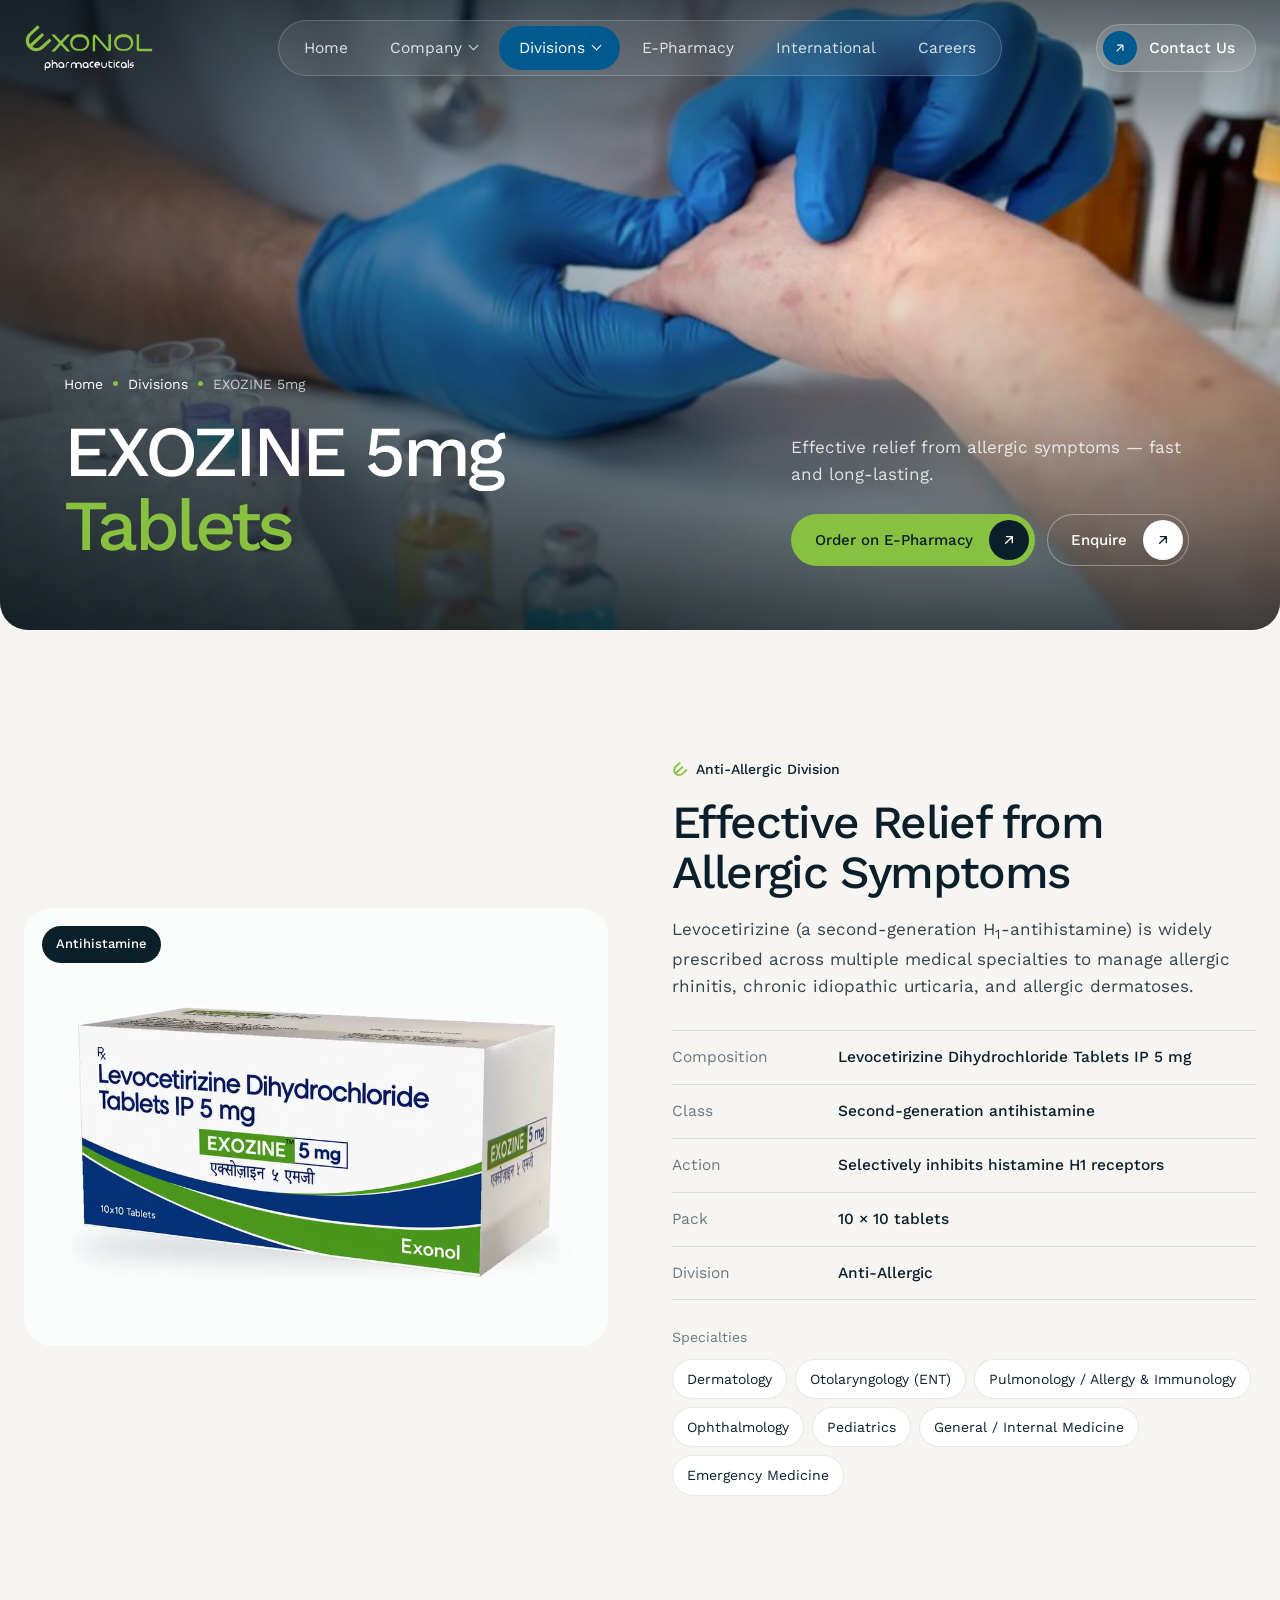
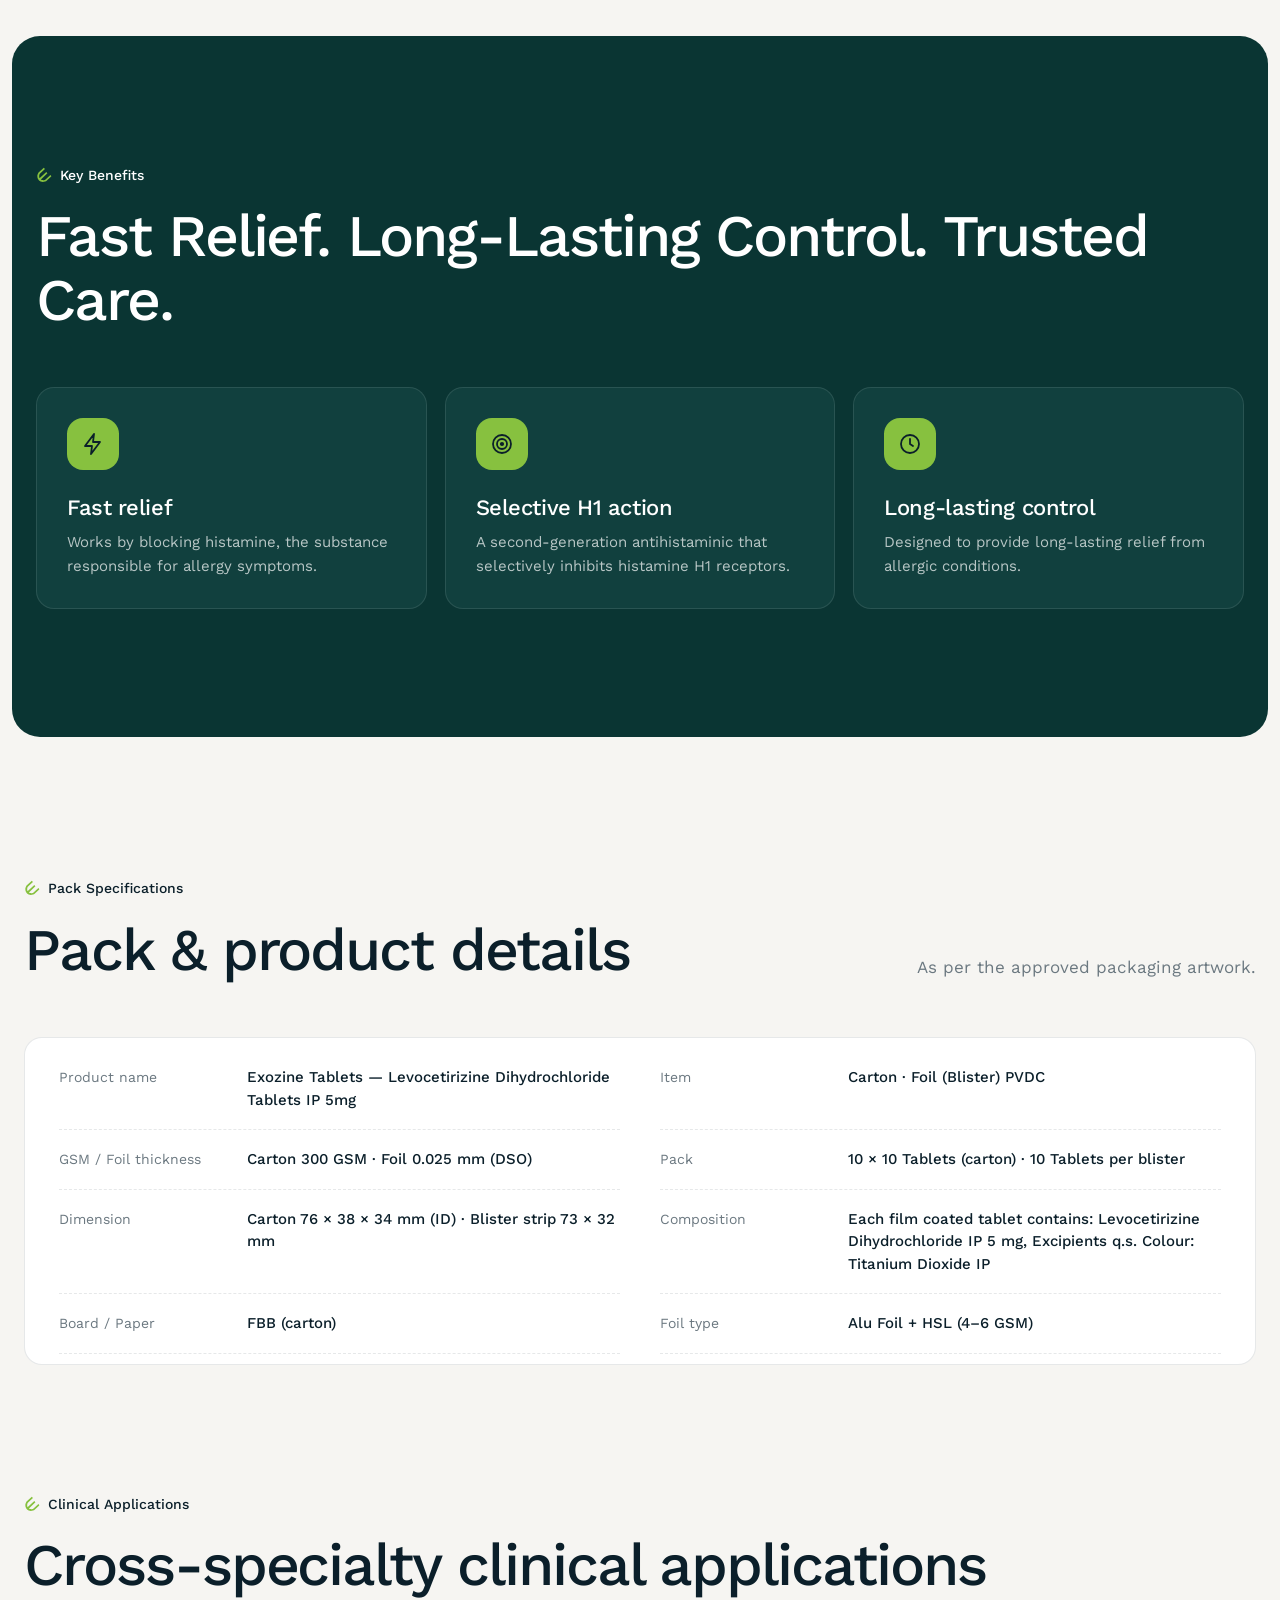
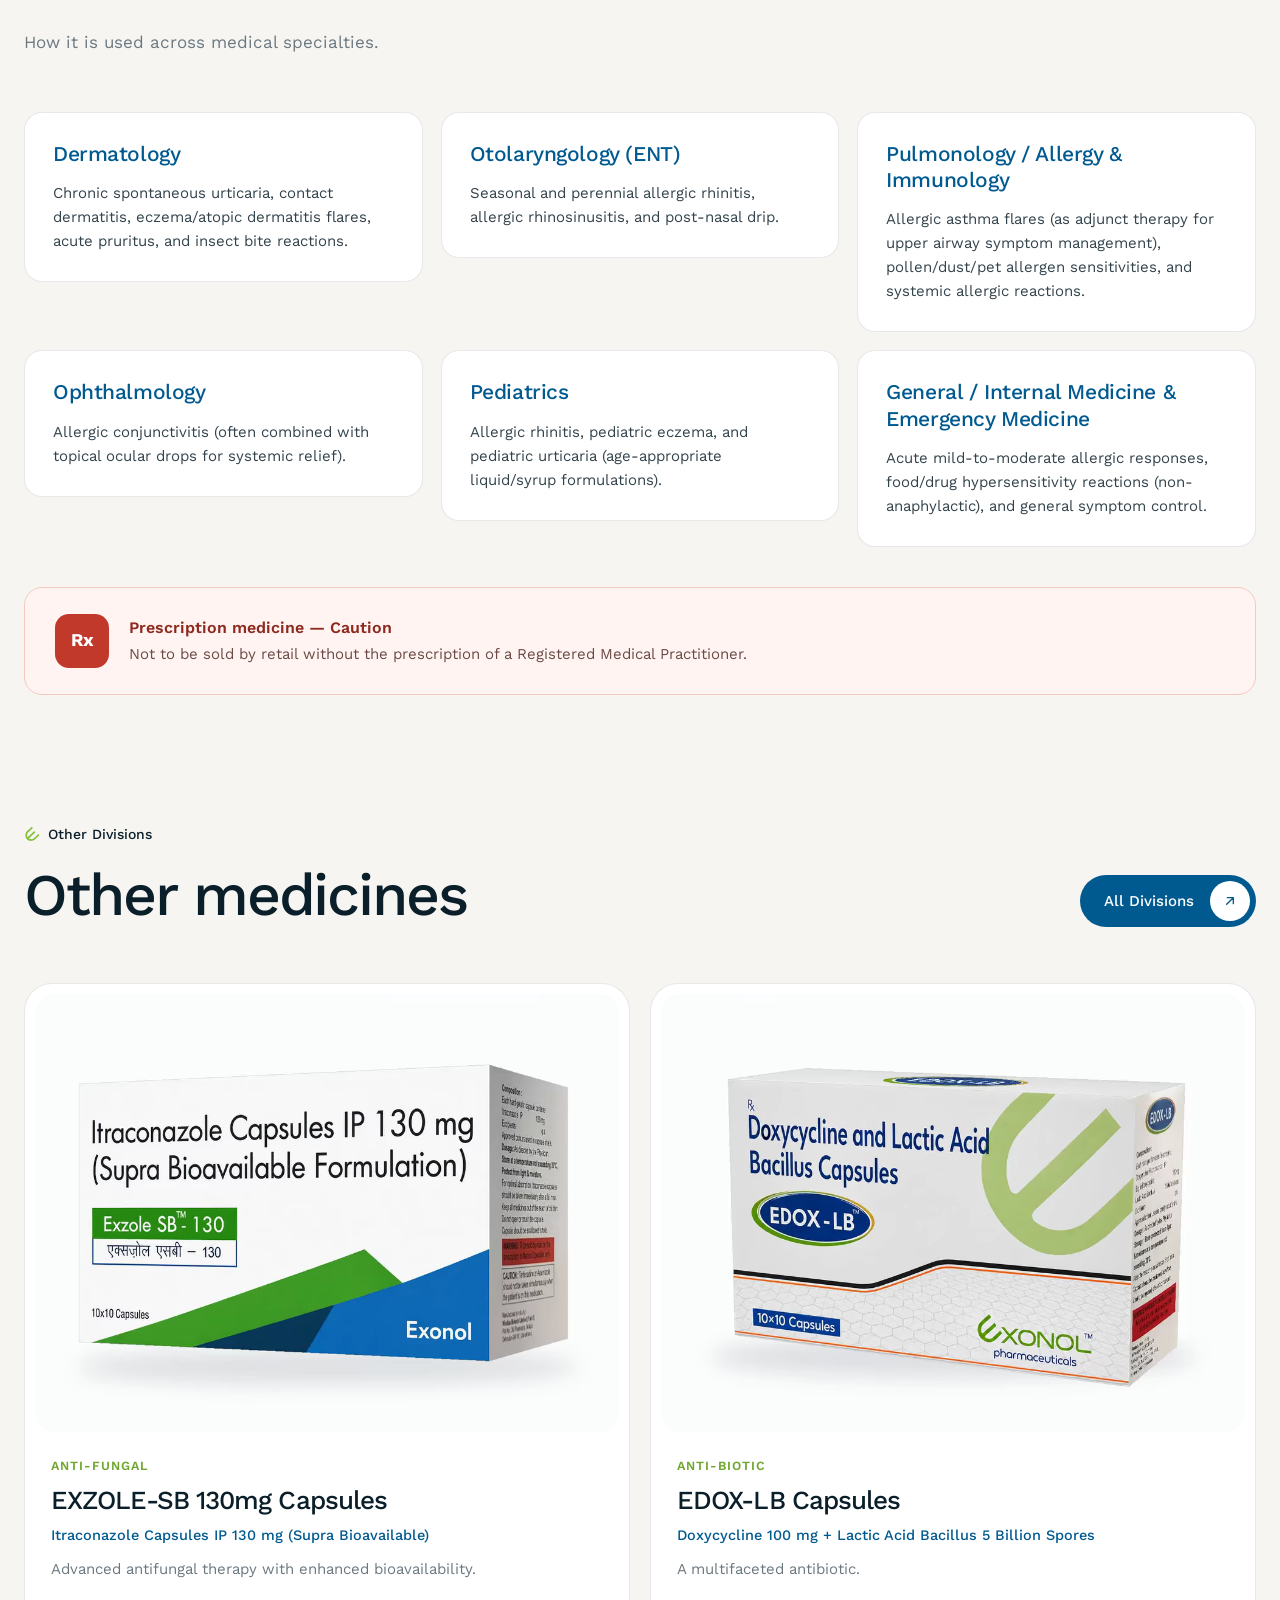
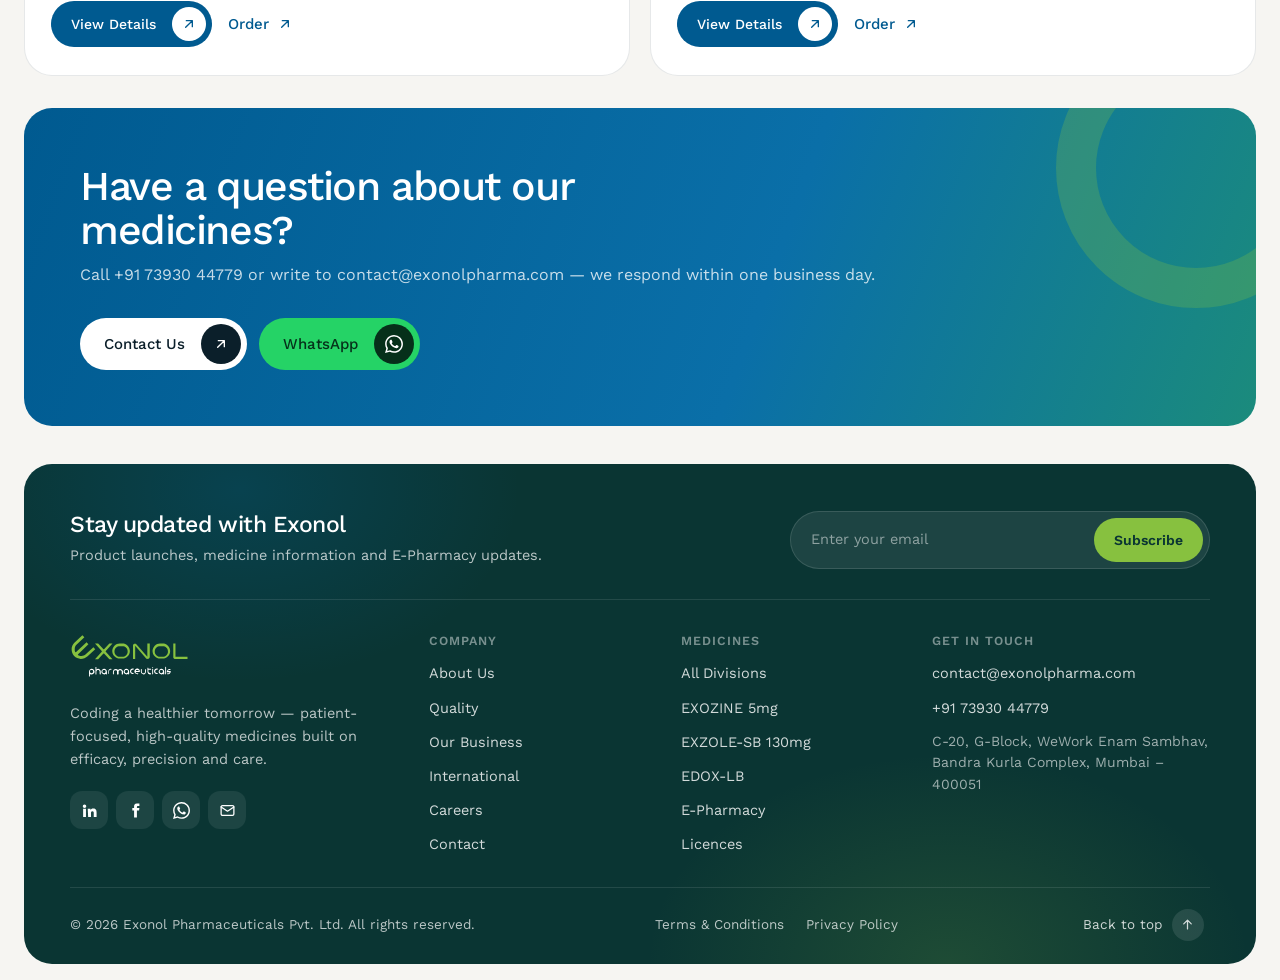
<file: exozine-5mg-tablets.html>
<!doctype html>
<html lang="en">
<head><meta charset="utf-8"><meta name="viewport" content="width=device-width, initial-scale=1"><title>EXOZINE 5mg Tablets — Exonol Pharmaceuticals</title><meta name="description" content="EXOZINE 5mg Tablets: Levocetirizine Dihydrochloride Tablets IP 5 mg. Anti-Allergic division, Exonol Pharmaceuticals."><meta name="theme-color" content="#005A90"><link rel="icon" href="assets/img/mark.svg" type="image/svg+xml"><link rel="preconnect" href="https://fonts.googleapis.com"><link rel="preconnect" href="https://fonts.gstatic.com" crossorigin><link href="https://fonts.googleapis.com/css2?family=Work+Sans:wght@300;400;500;600;700&amp;display=swap" rel="stylesheet"><link rel="stylesheet" href="assets/css/style.css"><link rel="stylesheet" href="assets/css/v4.css"></head>
<body class="page-exozine">
<script src="assets/js/layout.js" data-part="header" data-active="divisions" data-over="1"></script>

<main>
<section class="hero page-hero">
    <div class="hero-card">
      <div class="hero-media"><img src="assets/img/derma.jpg" alt=""></div>
      <div class="hero-inner">
        <div>
          <nav class="crumbs fade-up" aria-label="Breadcrumb"><a href="index.html">Home</a><span class="sep"></span><a href="divisions.html">Divisions</a><span class="sep"></span><span>EXOZINE 5mg</span></nav>
          <h1>
            <span class="line"><span style="--d:.1s">EXOZINE 5mg</span></span>
            <span class="line"><span style="--d:.25s"><em class="accent">Tablets</em></span></span>
          </h1>
        </div>
        <div class="hero-side">
          <p class="fade-up" style="--d:.6s">Effective relief from allergic symptoms — fast and long-lasting.</p>
          <div class="hero-ctas fade-up" style="--d:.75s">
            <a class="btn" href="https://store.exonolpharma.com/" target="_blank" rel="noopener">Order on E-Pharmacy <span class="bubble"><svg viewBox="0 0 24 24" aria-hidden="true"><use href="#ar"/></svg></span></a>
            <a class="btn ghost" href="contact.html">Enquire <span class="bubble"><svg viewBox="0 0 24 24" aria-hidden="true"><use href="#ar"/></svg></span></a>
          </div>
        </div>
      </div>
    </div>
  </section>

  <section class="section">
    <div class="wrap prod-overview">
      <div class="pack" data-reveal="left"><video class="pv" muted loop playsinline preload="metadata" poster="assets/img/exozine-3d-poster.jpg" aria-label="EXOZINE 5mg pack — 3D view"><source src="assets/video/exozine-3d.webm" type="video/webm"><source src="assets/video/exozine-3d.mp4" type="video/mp4"></video><span class="chip">Antihistamine</span></div>
      <div class="prod-text">
        <span class="label" data-reveal><svg viewBox="0 0 22 23" aria-hidden="true"><use href="#exm"/></svg> Anti-Allergic Division</span>
        <h2 class="h2" data-reveal>Effective Relief from Allergic Symptoms</h2>
        <p data-reveal>Levocetirizine (a second-generation H<sub>1</sub>-antihistamine) is widely prescribed across multiple medical specialties to manage allergic rhinitis, chronic idiopathic urticaria, and allergic dermatoses.</p>
        <dl class="spec" data-reveal><div><dt>Composition</dt><dd>Levocetirizine Dihydrochloride Tablets IP 5 mg</dd></div><div><dt>Class</dt><dd>Second-generation antihistamine</dd></div><div><dt>Action</dt><dd>Selectively inhibits histamine H1 receptors</dd></div><div><dt>Pack</dt><dd>10 × 10 tablets</dd></div><div><dt>Division</dt><dd>Anti-Allergic</dd></div></dl>
        <div class="spec-sp" data-reveal><span class="spec-l">Specialties</span><div class="formats"><span>Dermatology</span><span>Otolaryngology (ENT)</span><span>Pulmonology / Allergy &amp; Immunology</span><span>Ophthalmology</span><span>Pediatrics</span><span>General / Internal Medicine</span><span>Emergency Medicine</span></div></div>
      </div>
    </div>
  </section>

  <section class="medicines dark section">
    <div class="wrap">
      <div class="sec-head">
        <div>
          <span class="label" data-reveal><svg viewBox="0 0 22 23" aria-hidden="true"><use href="#exm"/></svg> Key Benefits</span>
          <h2 class="h2" data-reveal>Fast Relief. Long-Lasting Control. Trusted Care.</h2>
        </div>
      </div>
      <div class="hl-grid"><div class="hl" data-reveal style="--d:0.00s"><span class="ic"><svg viewBox="0 0 24 24" fill="none" stroke="currentColor" stroke-width="1.8" stroke-linecap="round" stroke-linejoin="round" aria-hidden="true"><path d="M13 2L4 14h7l-1 8 9-12h-7z"/></svg></span><h4>Fast relief</h4><p>Works by blocking histamine, the substance responsible for allergy symptoms.</p></div><div class="hl" data-reveal style="--d:0.08s"><span class="ic"><svg viewBox="0 0 24 24" fill="none" stroke="currentColor" stroke-width="1.8" stroke-linecap="round" stroke-linejoin="round" aria-hidden="true"><circle cx="12" cy="12" r="9"/><circle cx="12" cy="12" r="5"/><circle cx="12" cy="12" r="1.2" fill="currentColor"/></svg></span><h4>Selective H1 action</h4><p>A second-generation antihistaminic that selectively inhibits histamine H1 receptors.</p></div><div class="hl" data-reveal style="--d:0.16s"><span class="ic"><svg viewBox="0 0 24 24" fill="none" stroke="currentColor" stroke-width="1.8" stroke-linecap="round" stroke-linejoin="round" aria-hidden="true"><circle cx="12" cy="12" r="9"/><path d="M12 7v5l3 2"/></svg></span><h4>Long-lasting control</h4><p>Designed to provide long-lasting relief from allergic conditions.</p></div></div>
    </div>
  </section>

  <section class="section pk-sec">
    <div class="wrap">
      <div class="sec-head">
        <div>
          <span class="label" data-reveal><svg viewBox="0 0 22 23" aria-hidden="true"><use href="#exm"/></svg> Pack Specifications</span>
          <h2 class="h2" data-reveal>Pack &amp; product details</h2>
        </div>
        <p class="lead" data-reveal>As per the approved packaging artwork.</p>
      </div>
      <dl class="pk" data-reveal><div><dt>Product name</dt><dd>Exozine Tablets — Levocetirizine Dihydrochloride Tablets IP 5mg</dd></div><div><dt>Item</dt><dd>Carton · Foil (Blister) PVDC</dd></div><div><dt>GSM / Foil thickness</dt><dd>Carton 300 GSM · Foil 0.025 mm (DSO)</dd></div><div><dt>Pack</dt><dd>10 × 10 Tablets (carton) · 10 Tablets per blister</dd></div><div><dt>Dimension</dt><dd>Carton 76 × 38 × 34 mm (ID) · Blister strip 73 × 32 mm</dd></div><div><dt>Composition</dt><dd>Each film coated tablet contains: Levocetirizine Dihydrochloride IP 5 mg, Excipients q.s. Colour: Titanium Dioxide IP</dd></div><div><dt>Board / Paper</dt><dd>FBB (carton)</dd></div><div><dt>Foil type</dt><dd>Alu Foil + HSL (4–6 GSM)</dd></div></dl>
    </div>
  </section>

  <section class="section">
    <div class="wrap">
      <div class="sec-head">
        <div>
          <span class="label" data-reveal><svg viewBox="0 0 22 23" aria-hidden="true"><use href="#exm"/></svg> Clinical Applications</span>
          <h2 class="h2" data-reveal>Cross-specialty clinical applications</h2>
        </div>
        <p class="lead" data-reveal>How it is used across medical specialties.</p>
      </div>
      <div class="spc-grid"><article class="spc" data-reveal style="--d:0.00s"><h4>Dermatology</h4><p>Chronic spontaneous urticaria, contact dermatitis, eczema/atopic dermatitis flares, acute pruritus, and insect bite reactions.</p></article><article class="spc" data-reveal style="--d:0.06s"><h4>Otolaryngology (ENT)</h4><p>Seasonal and perennial allergic rhinitis, allergic rhinosinusitis, and post-nasal drip.</p></article><article class="spc" data-reveal style="--d:0.12s"><h4>Pulmonology / Allergy &amp; Immunology</h4><p>Allergic asthma flares (as adjunct therapy for upper airway symptom management), pollen/dust/pet allergen sensitivities, and systemic allergic reactions.</p></article><article class="spc" data-reveal style="--d:0.00s"><h4>Ophthalmology</h4><p>Allergic conjunctivitis (often combined with topical ocular drops for systemic relief).</p></article><article class="spc" data-reveal style="--d:0.06s"><h4>Pediatrics</h4><p>Allergic rhinitis, pediatric eczema, and pediatric urticaria (age-appropriate liquid/syrup formulations).</p></article><article class="spc" data-reveal style="--d:0.12s"><h4>General / Internal Medicine &amp; Emergency Medicine</h4><p>Acute mild-to-moderate allergic responses, food/drug hypersensitivity reactions (non-anaphylactic), and general symptom control.</p></article></div>
      <div class="caution" data-reveal><span class="rx">Rx</span><div><b>Prescription medicine — Caution</b><span>Not to be sold by retail without the prescription of a Registered Medical Practitioner.</span></div></div>
    </div>
  </section>

  <section class="section" style="padding-top:0">
    <div class="wrap">
      <div class="sec-head">
        <div>
          <span class="label" data-reveal><svg viewBox="0 0 22 23" aria-hidden="true"><use href="#exm"/></svg> Other Divisions</span>
          <h2 class="h2" data-reveal>Other medicines</h2>
        </div>
        <a class="btn blue" href="divisions.html" data-reveal>All Divisions <span class="bubble"><svg viewBox="0 0 24 24" aria-hidden="true"><use href="#ar"/></svg></span></a>
      </div>
      <div class="med-grid two"><article class="med-card" data-reveal style="--d:0.0s"><a class="ph" href="exzole-sb-130mg-capsules.html"><video class="pv" muted loop playsinline preload="metadata" poster="assets/img/exzole-3d-poster.jpg" aria-label="EXZOLE-SB 130mg Capsules pack — 3D view"><source src="assets/video/exzole-3d.webm" type="video/webm"><source src="assets/video/exzole-3d.mp4" type="video/mp4"></video></a><div class="in"><span class="kick">Anti-Fungal</span><h3>EXZOLE-SB 130mg Capsules</h3><span class="comp">Itraconazole Capsules IP 130 mg (Supra Bioavailable)</span><p>Advanced antifungal therapy with enhanced bioavailability.</p><div class="row"><a class="btn sm blue" href="exzole-sb-130mg-capsules.html">View Details <span class="bubble"><svg viewBox="0 0 24 24" aria-hidden="true"><use href="#ar"/></svg></span></a><a class="link-arrow" href="https://store.exonolpharma.com/" target="_blank" rel="noopener">Order <svg viewBox="0 0 24 24" aria-hidden="true"><use href="#ar"/></svg></a></div></div></article><article class="med-card" data-reveal style="--d:0.1s"><a class="ph" href="edox-lb-capsules.html"><video class="pv" muted loop playsinline preload="metadata" poster="assets/img/edox-3d-poster.jpg" aria-label="EDOX-LB Capsules pack — 3D view"><source src="assets/video/edox-3d.webm" type="video/webm"><source src="assets/video/edox-3d.mp4" type="video/mp4"></video></a><div class="in"><span class="kick">Anti-Biotic</span><h3>EDOX-LB Capsules</h3><span class="comp">Doxycycline 100 mg + Lactic Acid Bacillus 5 Billion Spores</span><p>A multifaceted antibiotic.</p><div class="row"><a class="btn sm blue" href="edox-lb-capsules.html">View Details <span class="bubble"><svg viewBox="0 0 24 24" aria-hidden="true"><use href="#ar"/></svg></span></a><a class="link-arrow" href="https://store.exonolpharma.com/" target="_blank" rel="noopener">Order <svg viewBox="0 0 24 24" aria-hidden="true"><use href="#ar"/></svg></a></div></div></article></div>
    </div>
  </section>

  <section class="section cta-sec">
    <div class="wrap">
      <div class="cta-band" data-reveal>
        <div><h3>Have a question about our medicines?</h3><p>Call +91 73930 44779 or write to contact@exonolpharma.com — we respond within one business day.</p></div>
        <div class="hero-ctas">
          <a class="btn white" href="contact.html">Contact Us <span class="bubble"><svg viewBox="0 0 24 24" aria-hidden="true"><use href="#ar"/></svg></span></a>
          <a class="btn wa" href="#" data-link="whatsapp">WhatsApp <span class="bubble"><svg viewBox="0 0 24 24" aria-hidden="true"><use href="#wa"/></svg></span></a>
        </div>
      </div>
    </div>
  </section>
</main>

<script src="assets/js/layout.js" data-part="footer" data-page="exozine"></script>
<script src="assets/js/main.js"></script><script src="assets/js/scenes.js"></script>
</body>
</html>
</file>
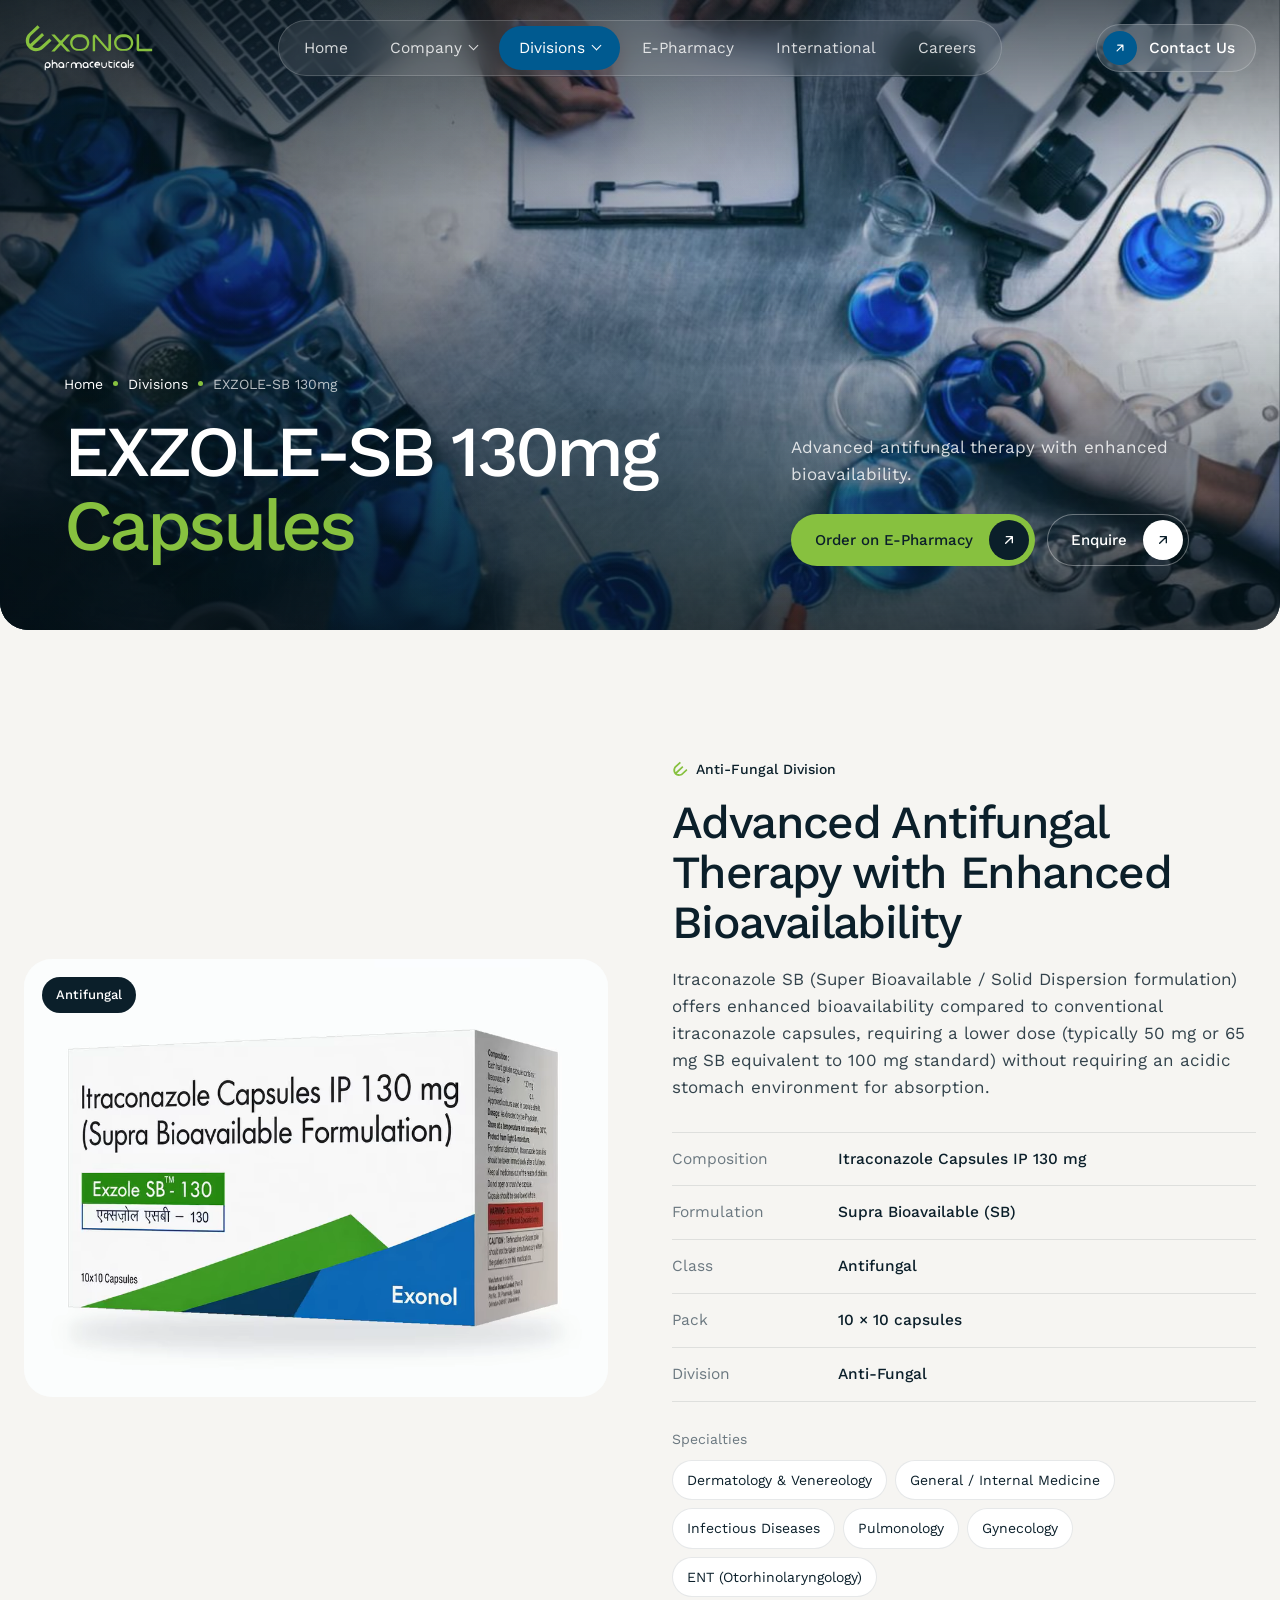
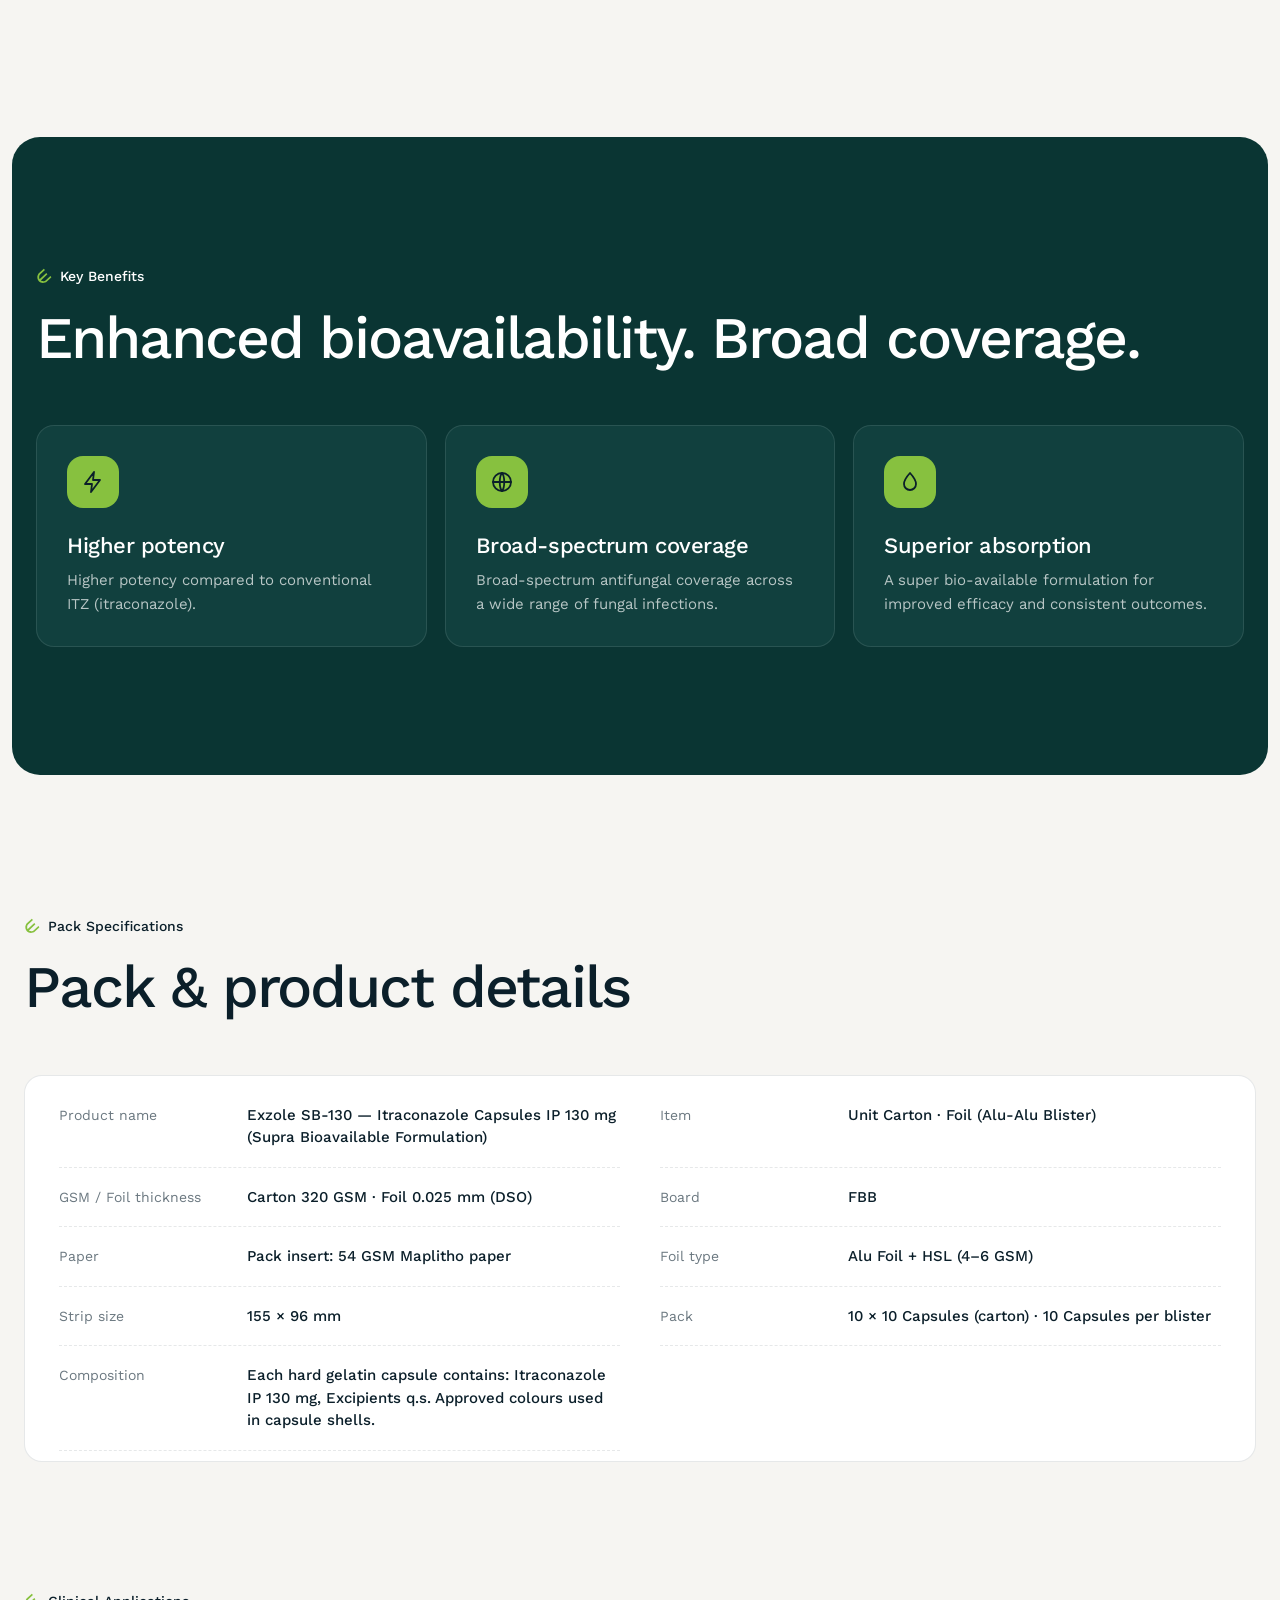
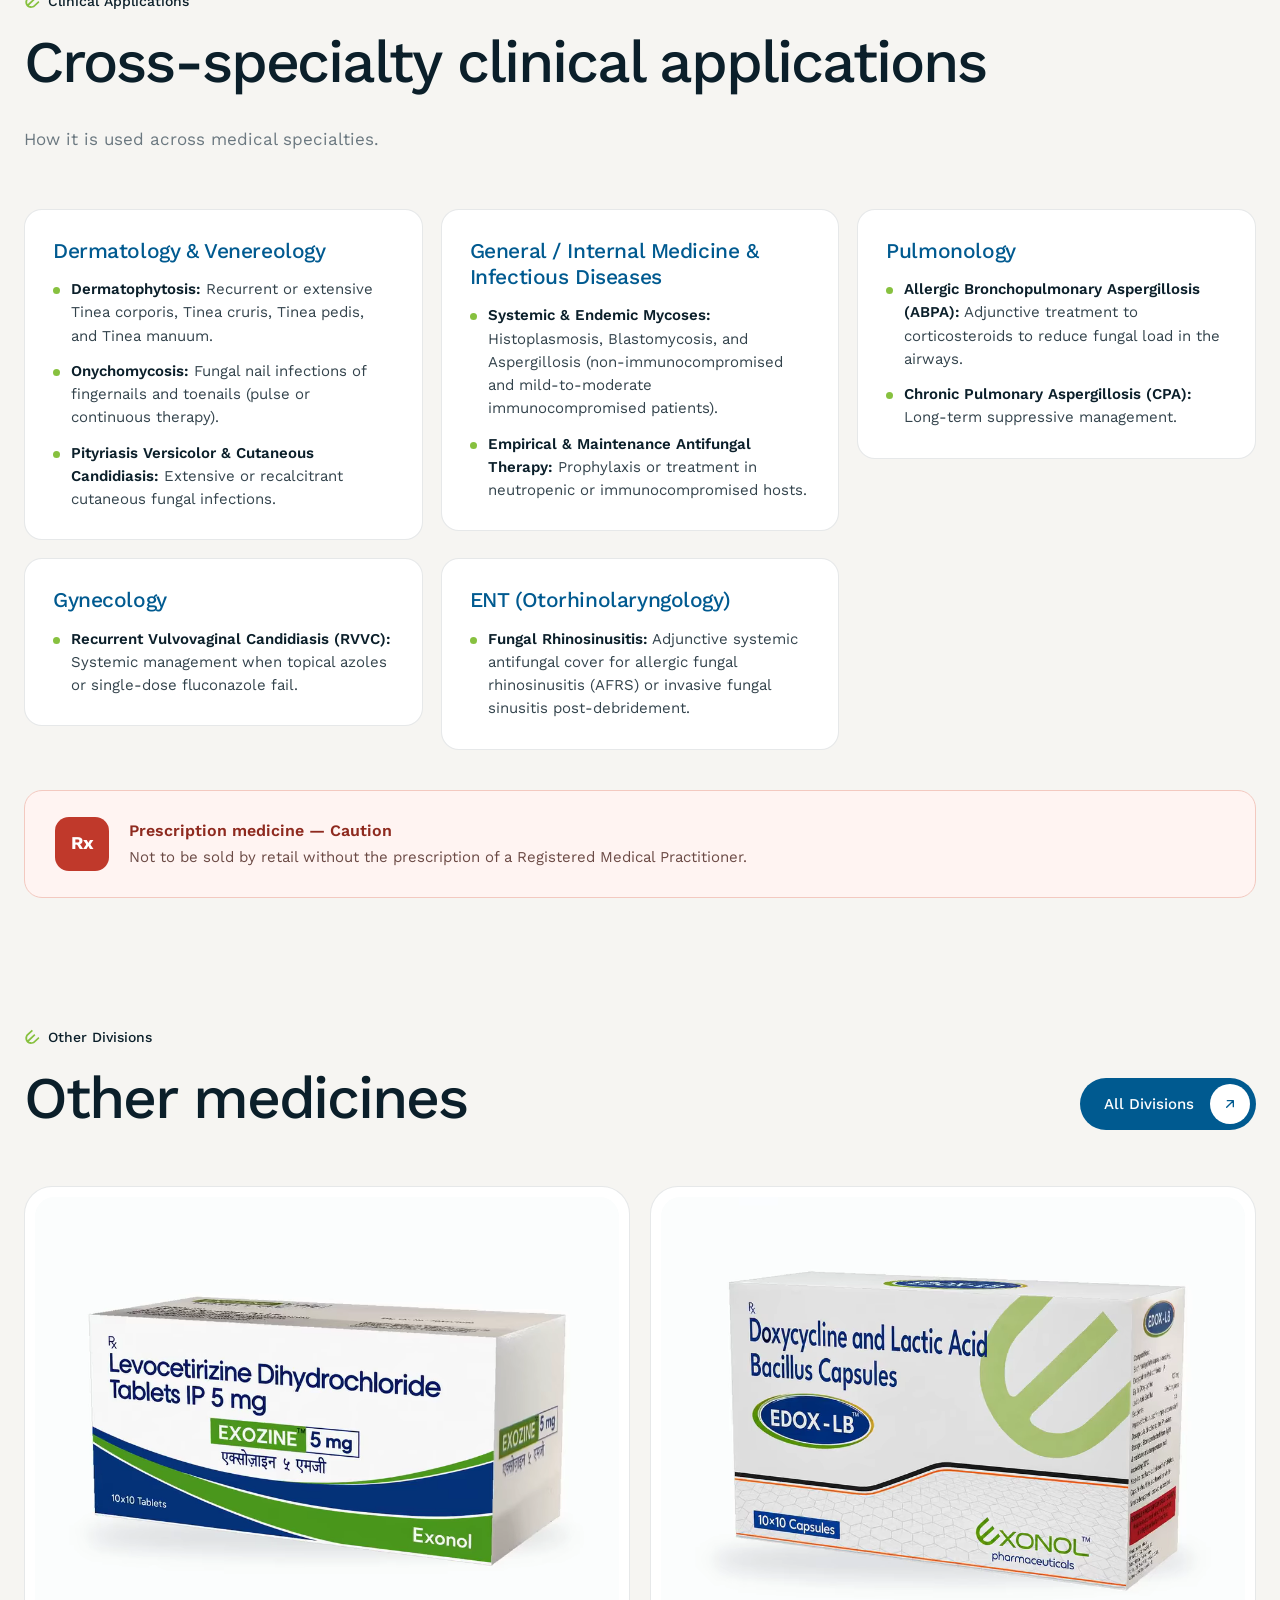
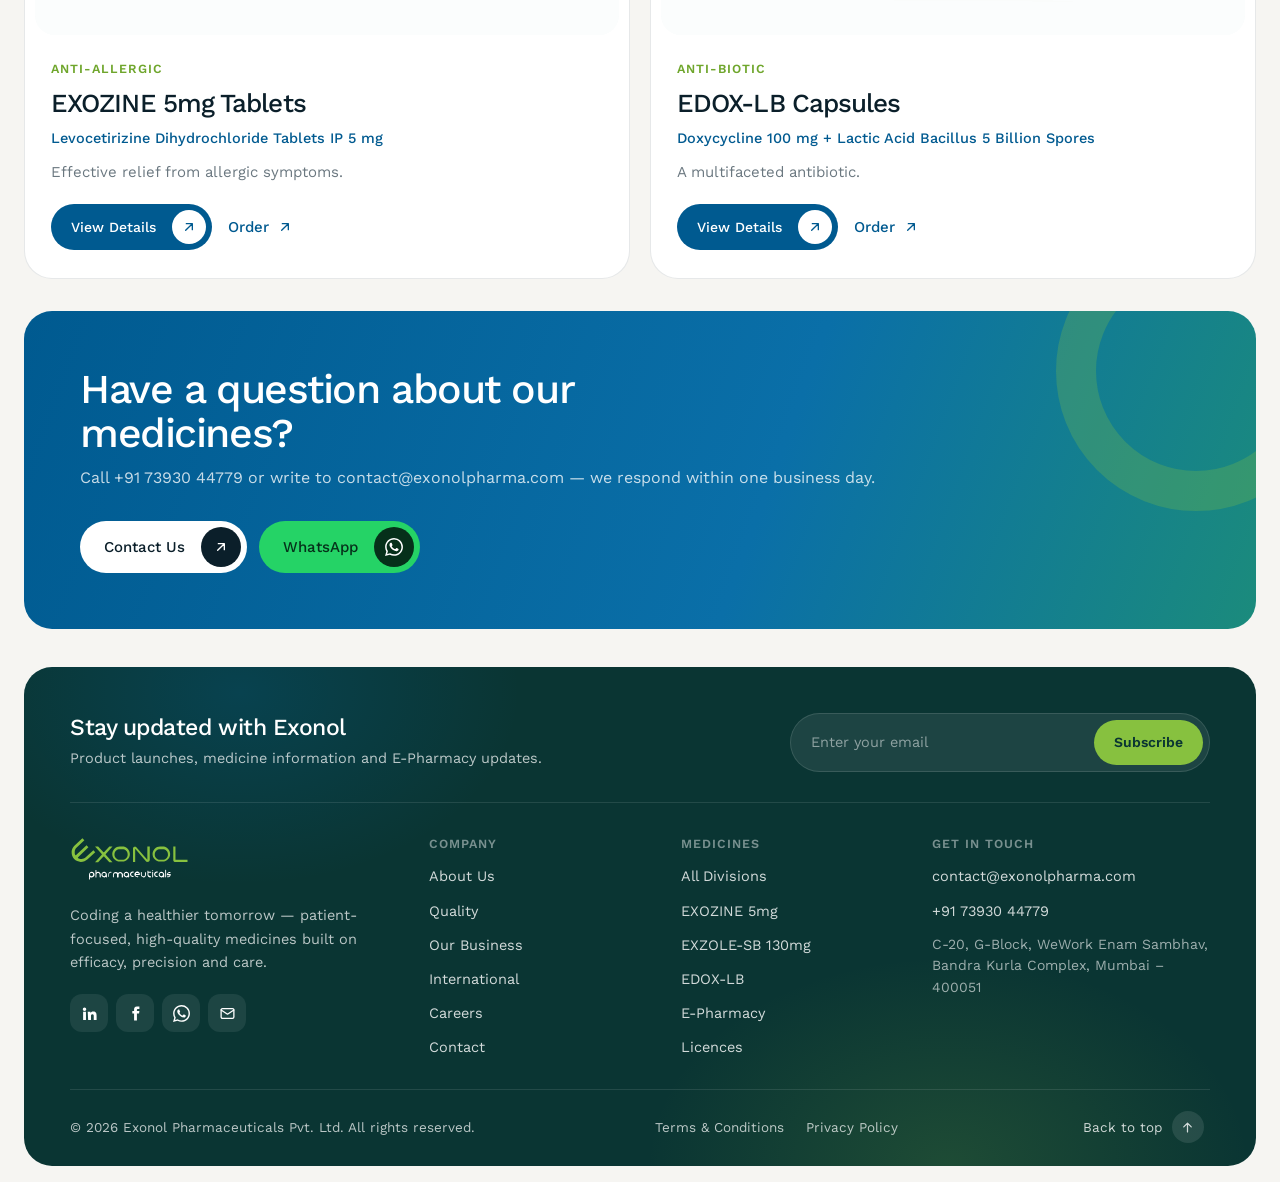
<file: exzole-sb-130mg-capsules.html>
<!doctype html>
<html lang="en">
<head><meta charset="utf-8"><meta name="viewport" content="width=device-width, initial-scale=1"><title>EXZOLE-SB 130mg Capsules — Exonol Pharmaceuticals</title><meta name="description" content="EXZOLE-SB 130mg Capsules: Itraconazole Capsules IP 130 mg (Supra Bioavailable). Anti-Fungal division, Exonol Pharmaceuticals."><meta name="theme-color" content="#005A90"><link rel="icon" href="assets/img/mark.svg" type="image/svg+xml"><link rel="preconnect" href="https://fonts.googleapis.com"><link rel="preconnect" href="https://fonts.gstatic.com" crossorigin><link href="https://fonts.googleapis.com/css2?family=Work+Sans:wght@300;400;500;600;700&amp;display=swap" rel="stylesheet"><link rel="stylesheet" href="assets/css/style.css"><link rel="stylesheet" href="assets/css/v4.css"></head>
<body class="page-exzole">
<script src="assets/js/layout.js" data-part="header" data-active="divisions" data-over="1"></script>

<main>
<section class="hero page-hero">
    <div class="hero-card">
      <div class="hero-media"><img src="assets/img/lab.jpg" alt=""></div>
      <div class="hero-inner">
        <div>
          <nav class="crumbs fade-up" aria-label="Breadcrumb"><a href="index.html">Home</a><span class="sep"></span><a href="divisions.html">Divisions</a><span class="sep"></span><span>EXZOLE-SB 130mg</span></nav>
          <h1>
            <span class="line"><span style="--d:.1s">EXZOLE-SB 130mg</span></span>
            <span class="line"><span style="--d:.25s"><em class="accent">Capsules</em></span></span>
          </h1>
        </div>
        <div class="hero-side">
          <p class="fade-up" style="--d:.6s">Advanced antifungal therapy with enhanced bioavailability.</p>
          <div class="hero-ctas fade-up" style="--d:.75s">
            <a class="btn" href="https://store.exonolpharma.com/" target="_blank" rel="noopener">Order on E-Pharmacy <span class="bubble"><svg viewBox="0 0 24 24" aria-hidden="true"><use href="#ar"/></svg></span></a>
            <a class="btn ghost" href="contact.html">Enquire <span class="bubble"><svg viewBox="0 0 24 24" aria-hidden="true"><use href="#ar"/></svg></span></a>
          </div>
        </div>
      </div>
    </div>
  </section>

  <section class="section">
    <div class="wrap prod-overview">
      <div class="pack" data-reveal="left"><video class="pv" muted loop playsinline preload="metadata" poster="assets/img/exzole-3d-poster.jpg" aria-label="EXZOLE-SB 130mg pack — 3D view"><source src="assets/video/exzole-3d.webm" type="video/webm"><source src="assets/video/exzole-3d.mp4" type="video/mp4"></video><span class="chip">Antifungal</span></div>
      <div class="prod-text">
        <span class="label" data-reveal><svg viewBox="0 0 22 23" aria-hidden="true"><use href="#exm"/></svg> Anti-Fungal Division</span>
        <h2 class="h2" data-reveal>Advanced Antifungal Therapy with Enhanced Bioavailability</h2>
        <p data-reveal>Itraconazole SB (Super Bioavailable / Solid Dispersion formulation) offers enhanced bioavailability compared to conventional itraconazole capsules, requiring a lower dose (typically 50 mg or 65 mg SB equivalent to 100 mg standard) without requiring an acidic stomach environment for absorption.</p>
        <dl class="spec" data-reveal><div><dt>Composition</dt><dd>Itraconazole Capsules IP 130 mg</dd></div><div><dt>Formulation</dt><dd>Supra Bioavailable (SB)</dd></div><div><dt>Class</dt><dd>Antifungal</dd></div><div><dt>Pack</dt><dd>10 × 10 capsules</dd></div><div><dt>Division</dt><dd>Anti-Fungal</dd></div></dl>
        <div class="spec-sp" data-reveal><span class="spec-l">Specialties</span><div class="formats"><span>Dermatology &amp; Venereology</span><span>General / Internal Medicine</span><span>Infectious Diseases</span><span>Pulmonology</span><span>Gynecology</span><span>ENT (Otorhinolaryngology)</span></div></div>
      </div>
    </div>
  </section>

  <section class="medicines dark section">
    <div class="wrap">
      <div class="sec-head">
        <div>
          <span class="label" data-reveal><svg viewBox="0 0 22 23" aria-hidden="true"><use href="#exm"/></svg> Key Benefits</span>
          <h2 class="h2" data-reveal>Enhanced bioavailability. Broad coverage.</h2>
        </div>
      </div>
      <div class="hl-grid"><div class="hl" data-reveal style="--d:0.00s"><span class="ic"><svg viewBox="0 0 24 24" fill="none" stroke="currentColor" stroke-width="1.8" stroke-linecap="round" stroke-linejoin="round" aria-hidden="true"><path d="M13 2L4 14h7l-1 8 9-12h-7z"/></svg></span><h4>Higher potency</h4><p>Higher potency compared to conventional ITZ (itraconazole).</p></div><div class="hl" data-reveal style="--d:0.08s"><span class="ic"><svg viewBox="0 0 24 24" fill="none" stroke="currentColor" stroke-width="1.8" stroke-linecap="round" stroke-linejoin="round" aria-hidden="true"><circle cx="12" cy="12" r="9"/><path d="M3 12h18M12 3c3 3.5 3 14.5 0 18M12 3c-3 3.5-3 14.5 0 18"/></svg></span><h4>Broad-spectrum coverage</h4><p>Broad-spectrum antifungal coverage across a wide range of fungal infections.</p></div><div class="hl" data-reveal style="--d:0.16s"><span class="ic"><svg viewBox="0 0 24 24" fill="none" stroke="currentColor" stroke-width="1.8" stroke-linecap="round" stroke-linejoin="round" aria-hidden="true"><path d="M12 3s6 6.5 6 11a6 6 0 0 1-12 0c0-4.5 6-11 6-11z"/></svg></span><h4>Superior absorption</h4><p>A super bio-available formulation for improved efficacy and consistent outcomes.</p></div></div>
    </div>
  </section>

  <section class="section pk-sec">
    <div class="wrap">
      <div class="sec-head">
        <div>
          <span class="label" data-reveal><svg viewBox="0 0 22 23" aria-hidden="true"><use href="#exm"/></svg> Pack Specifications</span>
          <h2 class="h2" data-reveal>Pack &amp; product details</h2>
        </div>
        <p class="lead" data-reveal>As per the approved packaging artwork.</p>
      </div>
      <dl class="pk" data-reveal><div><dt>Product name</dt><dd>Exzole SB-130 — Itraconazole Capsules IP 130 mg (Supra Bioavailable Formulation)</dd></div><div><dt>Item</dt><dd>Unit Carton · Foil (Alu-Alu Blister)</dd></div><div><dt>GSM / Foil thickness</dt><dd>Carton 320 GSM · Foil 0.025 mm (DSO)</dd></div><div><dt>Board</dt><dd>FBB</dd></div><div><dt>Paper</dt><dd>Pack insert: 54 GSM Maplitho paper</dd></div><div><dt>Foil type</dt><dd>Alu Foil + HSL (4–6 GSM)</dd></div><div><dt>Strip size</dt><dd>155 × 96 mm</dd></div><div><dt>Pack</dt><dd>10 × 10 Capsules (carton) · 10 Capsules per blister</dd></div><div><dt>Composition</dt><dd>Each hard gelatin capsule contains: Itraconazole IP 130 mg, Excipients q.s. Approved colours used in capsule shells.</dd></div></dl>
    </div>
  </section>

  <section class="section">
    <div class="wrap">
      <div class="sec-head">
        <div>
          <span class="label" data-reveal><svg viewBox="0 0 22 23" aria-hidden="true"><use href="#exm"/></svg> Clinical Applications</span>
          <h2 class="h2" data-reveal>Cross-specialty clinical applications</h2>
        </div>
        <p class="lead" data-reveal>How it is used across medical specialties.</p>
      </div>
      <div class="spc-grid"><article class="spc" data-reveal style="--d:0.00s"><h4>Dermatology &amp; Venereology</h4><ul><li><b>Dermatophytosis:</b> Recurrent or extensive Tinea corporis, Tinea cruris, Tinea pedis, and Tinea manuum.</li><li><b>Onychomycosis:</b> Fungal nail infections of fingernails and toenails (pulse or continuous therapy).</li><li><b>Pityriasis Versicolor &amp; Cutaneous Candidiasis:</b> Extensive or recalcitrant cutaneous fungal infections.</li></ul></article><article class="spc" data-reveal style="--d:0.06s"><h4>General / Internal Medicine &amp; Infectious Diseases</h4><ul><li><b>Systemic &amp; Endemic Mycoses:</b> Histoplasmosis, Blastomycosis, and Aspergillosis (non-immunocompromised and mild-to-moderate immunocompromised patients).</li><li><b>Empirical &amp; Maintenance Antifungal Therapy:</b> Prophylaxis or treatment in neutropenic or immunocompromised hosts.</li></ul></article><article class="spc" data-reveal style="--d:0.12s"><h4>Pulmonology</h4><ul><li><b>Allergic Bronchopulmonary Aspergillosis (ABPA):</b> Adjunctive treatment to corticosteroids to reduce fungal load in the airways.</li><li><b>Chronic Pulmonary Aspergillosis (CPA):</b> Long-term suppressive management.</li></ul></article><article class="spc" data-reveal style="--d:0.00s"><h4>Gynecology</h4><ul><li><b>Recurrent Vulvovaginal Candidiasis (RVVC):</b> Systemic management when topical azoles or single-dose fluconazole fail.</li></ul></article><article class="spc" data-reveal style="--d:0.06s"><h4>ENT (Otorhinolaryngology)</h4><ul><li><b>Fungal Rhinosinusitis:</b> Adjunctive systemic antifungal cover for allergic fungal rhinosinusitis (AFRS) or invasive fungal sinusitis post-debridement.</li></ul></article></div>
      <div class="caution" data-reveal><span class="rx">Rx</span><div><b>Prescription medicine — Caution</b><span>Not to be sold by retail without the prescription of a Registered Medical Practitioner.</span></div></div>
    </div>
  </section>

  <section class="section" style="padding-top:0">
    <div class="wrap">
      <div class="sec-head">
        <div>
          <span class="label" data-reveal><svg viewBox="0 0 22 23" aria-hidden="true"><use href="#exm"/></svg> Other Divisions</span>
          <h2 class="h2" data-reveal>Other medicines</h2>
        </div>
        <a class="btn blue" href="divisions.html" data-reveal>All Divisions <span class="bubble"><svg viewBox="0 0 24 24" aria-hidden="true"><use href="#ar"/></svg></span></a>
      </div>
      <div class="med-grid two"><article class="med-card" data-reveal style="--d:0.0s"><a class="ph" href="exozine-5mg-tablets.html"><video class="pv" muted loop playsinline preload="metadata" poster="assets/img/exozine-3d-poster.jpg" aria-label="EXOZINE 5mg Tablets pack — 3D view"><source src="assets/video/exozine-3d.webm" type="video/webm"><source src="assets/video/exozine-3d.mp4" type="video/mp4"></video></a><div class="in"><span class="kick">Anti-Allergic</span><h3>EXOZINE 5mg Tablets</h3><span class="comp">Levocetirizine Dihydrochloride Tablets IP 5 mg</span><p>Effective relief from allergic symptoms.</p><div class="row"><a class="btn sm blue" href="exozine-5mg-tablets.html">View Details <span class="bubble"><svg viewBox="0 0 24 24" aria-hidden="true"><use href="#ar"/></svg></span></a><a class="link-arrow" href="https://store.exonolpharma.com/" target="_blank" rel="noopener">Order <svg viewBox="0 0 24 24" aria-hidden="true"><use href="#ar"/></svg></a></div></div></article><article class="med-card" data-reveal style="--d:0.1s"><a class="ph" href="edox-lb-capsules.html"><video class="pv" muted loop playsinline preload="metadata" poster="assets/img/edox-3d-poster.jpg" aria-label="EDOX-LB Capsules pack — 3D view"><source src="assets/video/edox-3d.webm" type="video/webm"><source src="assets/video/edox-3d.mp4" type="video/mp4"></video></a><div class="in"><span class="kick">Anti-Biotic</span><h3>EDOX-LB Capsules</h3><span class="comp">Doxycycline 100 mg + Lactic Acid Bacillus 5 Billion Spores</span><p>A multifaceted antibiotic.</p><div class="row"><a class="btn sm blue" href="edox-lb-capsules.html">View Details <span class="bubble"><svg viewBox="0 0 24 24" aria-hidden="true"><use href="#ar"/></svg></span></a><a class="link-arrow" href="https://store.exonolpharma.com/" target="_blank" rel="noopener">Order <svg viewBox="0 0 24 24" aria-hidden="true"><use href="#ar"/></svg></a></div></div></article></div>
    </div>
  </section>

  <section class="section cta-sec">
    <div class="wrap">
      <div class="cta-band" data-reveal>
        <div><h3>Have a question about our medicines?</h3><p>Call +91 73930 44779 or write to contact@exonolpharma.com — we respond within one business day.</p></div>
        <div class="hero-ctas">
          <a class="btn white" href="contact.html">Contact Us <span class="bubble"><svg viewBox="0 0 24 24" aria-hidden="true"><use href="#ar"/></svg></span></a>
          <a class="btn wa" href="#" data-link="whatsapp">WhatsApp <span class="bubble"><svg viewBox="0 0 24 24" aria-hidden="true"><use href="#wa"/></svg></span></a>
        </div>
      </div>
    </div>
  </section>
</main>

<script src="assets/js/layout.js" data-part="footer" data-page="exzole"></script>
<script src="assets/js/main.js"></script><script src="assets/js/scenes.js"></script>
</body>
</html>
</file>
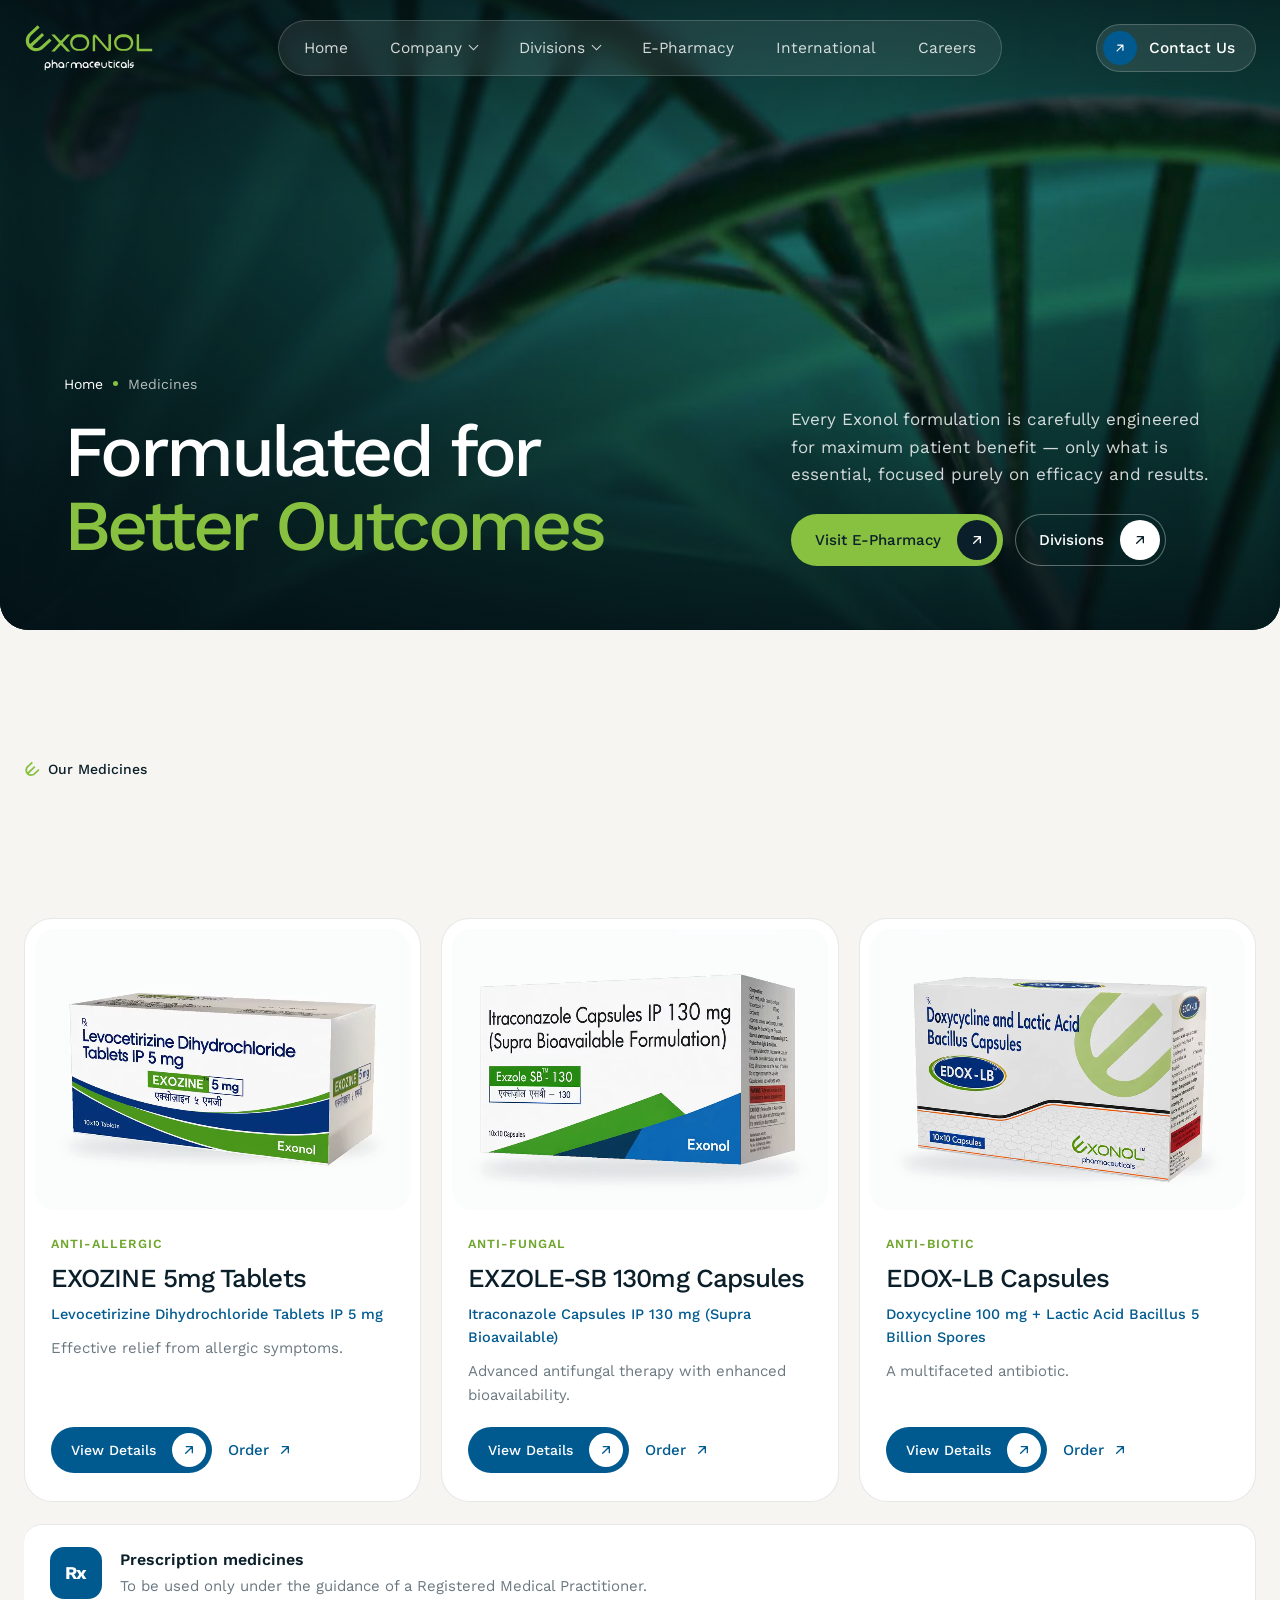
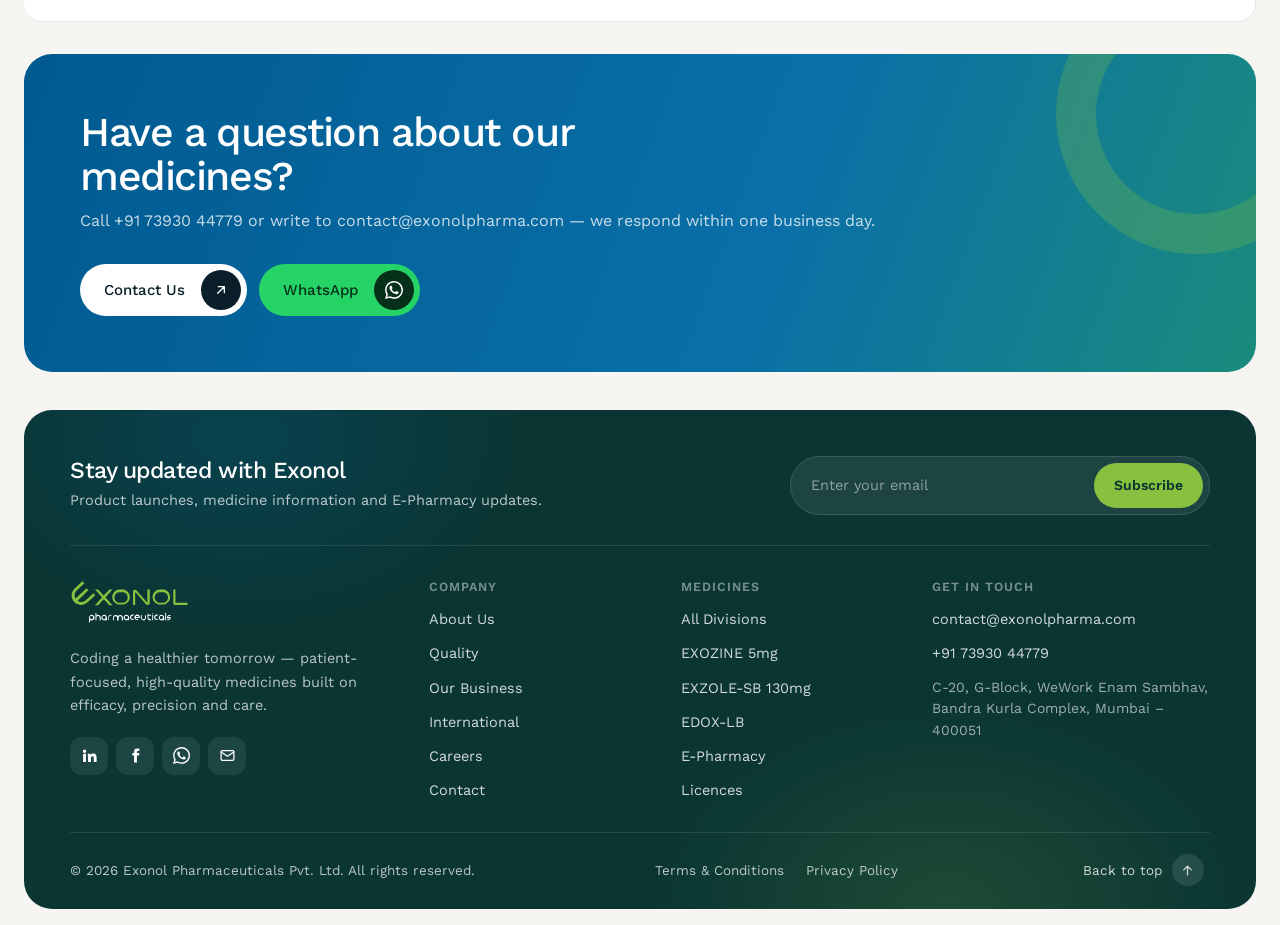
<file: medicines.html>
<!doctype html>
<html lang="en">
<head><meta charset="utf-8"><meta name="viewport" content="width=device-width, initial-scale=1"><title>Medicines — Exonol Pharmaceuticals</title><meta name="description" content="Exonol medicines: EXOZINE 5mg Tablets, EXZOLE-SB 130mg Capsules and EDOX-LB Capsules."><meta name="theme-color" content="#005A90"><link rel="icon" href="assets/img/mark.svg" type="image/svg+xml"><link rel="preconnect" href="https://fonts.googleapis.com"><link rel="preconnect" href="https://fonts.gstatic.com" crossorigin><link href="https://fonts.googleapis.com/css2?family=Work+Sans:wght@300;400;500;600;700&amp;display=swap" rel="stylesheet"><link rel="stylesheet" href="assets/css/style.css"><link rel="stylesheet" href="assets/css/v4.css"></head>
<body class="page-medicines">
<script src="assets/js/layout.js" data-part="header" data-active="medicines" data-over="1"></script>

<main>
<section class="hero page-hero">
    <div class="hero-card">
      <div class="hero-media"><img src="assets/img/dna-hero.jpg" alt=""></div>
      <div class="hero-inner">
        <div>
          <nav class="crumbs fade-up" aria-label="Breadcrumb"><a href="index.html">Home</a><span class="sep"></span><span>Medicines</span></nav>
          <h1>
            <span class="line"><span style="--d:.1s">Formulated for</span></span>
            <span class="line"><span style="--d:.25s"><em class="accent">Better Outcomes</em></span></span>
          </h1>
        </div>
        <div class="hero-side">
          <p class="fade-up" style="--d:.6s">Every Exonol formulation is carefully engineered for maximum patient benefit — only what is essential, focused purely on efficacy and results.</p>
          <div class="hero-ctas fade-up" style="--d:.75s">
            <a class="btn" href="https://store.exonolpharma.com/" target="_blank" rel="noopener">Visit E-Pharmacy <span class="bubble"><svg viewBox="0 0 24 24" aria-hidden="true"><use href="#ar"/></svg></span></a>
            <a class="btn ghost" href="divisions.html">Divisions <span class="bubble"><svg viewBox="0 0 24 24" aria-hidden="true"><use href="#ar"/></svg></span></a>
          </div>
        </div>
      </div>
    </div>
  </section>

  <section class="section">
    <div class="wrap">
      <div class="sec-head">
        <div>
          <span class="label" data-reveal><svg viewBox="0 0 22 23" aria-hidden="true"><use href="#exm"/></svg> Our Medicines</span>
          <h2 class="h2" data-reveal>Discover our medicines</h2>
        </div>
        <p class="lead" data-reveal>Anti-allergic, antifungal and antibiotic therapies for allergy, fungal infections, acne and rosacea.</p>
      </div>
      <div class="med-grid">
        <article class="med-card" data-reveal style="--d:0.0s"><a class="ph" href="exozine-5mg-tablets.html"><video class="pv" muted loop playsinline preload="metadata" poster="assets/img/exozine-3d-poster.jpg" aria-label="EXOZINE 5mg Tablets pack — 3D view"><source src="assets/video/exozine-3d.webm" type="video/webm"><source src="assets/video/exozine-3d.mp4" type="video/mp4"></video></a><div class="in"><span class="kick">Anti-Allergic</span><h3>EXOZINE 5mg Tablets</h3><span class="comp">Levocetirizine Dihydrochloride Tablets IP 5 mg</span><p>Effective relief from allergic symptoms.</p><div class="row"><a class="btn sm blue" href="exozine-5mg-tablets.html">View Details <span class="bubble"><svg viewBox="0 0 24 24" aria-hidden="true"><use href="#ar"/></svg></span></a><a class="link-arrow" href="https://store.exonolpharma.com/" target="_blank" rel="noopener">Order <svg viewBox="0 0 24 24" aria-hidden="true"><use href="#ar"/></svg></a></div></div></article><article class="med-card" data-reveal style="--d:0.1s"><a class="ph" href="exzole-sb-130mg-capsules.html"><video class="pv" muted loop playsinline preload="metadata" poster="assets/img/exzole-3d-poster.jpg" aria-label="EXZOLE-SB 130mg Capsules pack — 3D view"><source src="assets/video/exzole-3d.webm" type="video/webm"><source src="assets/video/exzole-3d.mp4" type="video/mp4"></video></a><div class="in"><span class="kick">Anti-Fungal</span><h3>EXZOLE-SB 130mg Capsules</h3><span class="comp">Itraconazole Capsules IP 130 mg (Supra Bioavailable)</span><p>Advanced antifungal therapy with enhanced bioavailability.</p><div class="row"><a class="btn sm blue" href="exzole-sb-130mg-capsules.html">View Details <span class="bubble"><svg viewBox="0 0 24 24" aria-hidden="true"><use href="#ar"/></svg></span></a><a class="link-arrow" href="https://store.exonolpharma.com/" target="_blank" rel="noopener">Order <svg viewBox="0 0 24 24" aria-hidden="true"><use href="#ar"/></svg></a></div></div></article><article class="med-card" data-reveal style="--d:0.2s"><a class="ph" href="edox-lb-capsules.html"><video class="pv" muted loop playsinline preload="metadata" poster="assets/img/edox-3d-poster.jpg" aria-label="EDOX-LB Capsules pack — 3D view"><source src="assets/video/edox-3d.webm" type="video/webm"><source src="assets/video/edox-3d.mp4" type="video/mp4"></video></a><div class="in"><span class="kick">Anti-Biotic</span><h3>EDOX-LB Capsules</h3><span class="comp">Doxycycline 100 mg + Lactic Acid Bacillus 5 Billion Spores</span><p>A multifaceted antibiotic.</p><div class="row"><a class="btn sm blue" href="edox-lb-capsules.html">View Details <span class="bubble"><svg viewBox="0 0 24 24" aria-hidden="true"><use href="#ar"/></svg></span></a><a class="link-arrow" href="https://store.exonolpharma.com/" target="_blank" rel="noopener">Order <svg viewBox="0 0 24 24" aria-hidden="true"><use href="#ar"/></svg></a></div></div></article>
      </div>
      <div class="rx-banner" data-reveal style="margin-top:22px"><span class="rx">Rx</span><div><b>Prescription medicines</b><span>To be used only under the guidance of a Registered Medical Practitioner.</span></div></div>
    </div>
  </section>

  <section class="section cta-sec">
    <div class="wrap">
      <div class="cta-band" data-reveal>
        <div><h3>Have a question about our medicines?</h3><p>Call +91 73930 44779 or write to contact@exonolpharma.com — we respond within one business day.</p></div>
        <div class="hero-ctas">
          <a class="btn white" href="contact.html">Contact Us <span class="bubble"><svg viewBox="0 0 24 24" aria-hidden="true"><use href="#ar"/></svg></span></a>
          <a class="btn wa" href="#" data-link="whatsapp">WhatsApp <span class="bubble"><svg viewBox="0 0 24 24" aria-hidden="true"><use href="#wa"/></svg></span></a>
        </div>
      </div>
    </div>
  </section>
</main>

<script src="assets/js/layout.js" data-part="footer" data-page="medicines"></script>
<script src="assets/js/main.js"></script><script src="assets/js/scenes.js"></script>
</body>
</html>
</file>
<file: assets/css/style.css>
/* =========================================================
   Exonol Pharmaceuticals — website theme
   Brand: #005A90 (blue) · #0071B4 (logo blue) · #87C13F (green) · #F6F5F2 (cream)
   Font:  Work Sans (brand font)
   ========================================================= */
:root{
  --blue:#005A90;
  --blue-2:#0071B4;
  --green:#87C13F;
  --green-d:#6FA62C;
  --cream:#F6F5F2;
  --white:#FFFFFF;
  --ink:#0B1F2A;
  --ink-2:#33434C;
  --muted:#6B7880;
  --line:rgba(11,31,42,.10);
  --deep:#0A3533;        /* dark teal taken from the DNA hero */
  --deep-2:#0F4542;
  --deep-line:rgba(255,255,255,.10);
  --radius:28px;
  --radius-sm:18px;
  --shadow:0 20px 60px -24px rgba(0,58,92,.28);
  --ease:cubic-bezier(.22,1,.36,1);
  --wrap:1240px;
}
*,*::before,*::after{box-sizing:border-box}
html{scroll-behavior:smooth;scroll-padding-top:90px;-webkit-text-size-adjust:100%}
body{margin:0;font-family:"Work Sans",system-ui,-apple-system,Segoe UI,Roboto,sans-serif;font-size:16px;line-height:1.6;color:var(--ink);background:var(--cream);-webkit-font-smoothing:antialiased;overflow-x:hidden}
img{max-width:100%;display:block}
a{color:inherit;text-decoration:none}
button,input,select,textarea{font:inherit;color:inherit}
h1,h2,h3,h4,h5{margin:0;font-weight:500;letter-spacing:-.035em;line-height:1.08}
p{margin:0}
::selection{background:var(--green);color:var(--ink)}
.wrap{width:min(var(--wrap),100% - 48px);margin-inline:auto}
.sr-only{position:absolute;width:1px;height:1px;overflow:hidden;clip:rect(0 0 0 0)}

/* ---------- Shared bits ---------- */
.label{display:inline-flex;align-items:center;gap:8px;font-size:14px;font-weight:500;letter-spacing:0;color:var(--ink);margin-bottom:18px}
.label svg{width:16px;height:16px}
.dark .label,.label.light{color:#fff}
.h2{font-size:clamp(34px,4.6vw,60px)}
.h3{font-size:clamp(24px,2.4vw,34px)}
.lead{font-size:17px;color:var(--muted);max-width:52ch}
.dark .lead{color:rgba(255,255,255,.72)}
.section{padding:clamp(80px,10vw,140px) 0}
.sec-head{display:flex;justify-content:space-between;align-items:flex-end;gap:32px;margin-bottom:56px;flex-wrap:wrap}
.pill-tag{display:inline-flex;align-items:center;gap:8px;padding:9px 18px;border:1px solid var(--line);border-radius:999px;background:#fff;font-size:14px;font-weight:500}

/* buttons (Redcare style pill + Exonol arrow bubble) */
.btn{--bg:var(--green);--fg:var(--ink);position:relative;display:inline-flex;align-items:center;gap:6px;height:52px;padding:0 6px 0 24px;border-radius:999px;background:var(--bg);color:var(--fg);font-weight:500;font-size:15px;border:0;cursor:pointer;overflow:hidden;isolation:isolate;transition:color .4s var(--ease)}
.btn::before{content:"";position:absolute;inset:0;border-radius:inherit;background:var(--ink);transform:translateY(101%);transition:transform .5s var(--ease);z-index:-1}
.btn:hover{color:#fff}
.btn:hover::before{transform:translateY(0)}
.btn .bubble{display:grid;place-items:center;width:40px;height:40px;border-radius:50%;background:var(--ink);color:#fff;margin-left:10px;transition:transform .5s var(--ease),background .4s}
.btn:hover .bubble{background:var(--green);color:var(--ink);transform:rotate(45deg)}
.btn .bubble svg{width:16px;height:16px}
.btn.blue{--bg:var(--blue);--fg:#fff}
.btn.blue .bubble{background:#fff;color:var(--blue)}
.btn.white{--bg:#fff;--fg:var(--ink)}
.btn.ghost{--bg:transparent;--fg:#fff;box-shadow:inset 0 0 0 1px rgba(255,255,255,.35)}
.btn.ghost::before{background:#fff}
.btn.ghost:hover{color:var(--ink)}
.btn.ghost .bubble{background:#fff;color:var(--ink)}
.btn.sm{height:46px;font-size:14px;padding-left:20px}
.btn.sm .bubble{width:34px;height:34px}
.link-arrow{display:inline-flex;align-items:center;gap:8px;font-weight:500;font-size:15px}
.link-arrow svg{width:16px;height:16px;transition:transform .4s var(--ease)}
.link-arrow:hover svg{transform:translate(3px,-3px)}

/* reveal on scroll */
[data-reveal]{opacity:0;transform:translateY(40px);transition:opacity 1s var(--ease),transform 1s var(--ease);transition-delay:var(--d,0s)}
[data-reveal="left"]{transform:translateX(-40px)}
[data-reveal="right"]{transform:translateX(40px)}
[data-reveal="scale"]{transform:scale(.92)}
[data-reveal].in{opacity:1;transform:none}

/* ======================= HEADER (Curenast) ======================= */
.site-header{position:sticky;top:env(safe-area-inset-top,0px);z-index:50;background:rgba(255,255,255,.86);backdrop-filter:saturate(1.6) blur(14px);-webkit-backdrop-filter:saturate(1.6) blur(14px);border-bottom:1px solid var(--line);transition:transform .5s var(--ease),box-shadow .4s}
.site-header.hide{transform:translateY(-100%)}
.site-header.scrolled{box-shadow:0 10px 30px -20px rgba(0,0,0,.25)}
.hdr{display:grid;grid-template-columns:1fr auto 1fr;align-items:center;height:96px;transition:height .4s var(--ease)}
.scrolled .hdr{height:78px}
.brand{display:inline-flex;align-items:center;justify-self:start}
.brand svg{height:48px;width:auto;transition:height .4s var(--ease)}
.scrolled .brand svg{height:42px}
.lg{fill:var(--green)}.lb{fill:var(--blue-2)}
.pillnav{position:relative;display:flex;gap:2px;padding:5px;border:1px solid var(--line);border-radius:999px;background:#fff}
.pillnav a{position:relative;z-index:1;padding:10px 20px;border-radius:999px;font-size:15.5px;color:var(--muted);transition:color .3s;white-space:nowrap}
.pillnav a:hover,.pillnav a.active{color:#fff}
.pillnav .indicator{position:absolute;z-index:0;top:5px;bottom:5px;left:0;width:0;border-radius:999px;background:var(--blue);transition:transform .5s var(--ease),width .5s var(--ease),opacity .3s}
.hdr-cta{justify-self:end;display:inline-flex;align-items:center;gap:12px;padding:6px 20px 6px 6px;border:1px solid var(--line);border-radius:999px;background:#fff;font-weight:500;font-size:15.5px;transition:border-color .3s,box-shadow .3s}
.hdr-cta .ic{display:grid;place-items:center;width:34px;height:34px;border-radius:50%;background:var(--blue);color:#fff;transition:transform .5s var(--ease),background .3s}
.hdr-cta .ic svg{width:14px;height:14px}
.hdr-cta:hover{border-color:var(--blue);box-shadow:0 8px 24px -12px rgba(0,90,144,.5)}
.hdr-cta:hover .ic{transform:rotate(45deg);background:var(--green);color:var(--ink)}
.burger{display:none;justify-self:end;width:48px;height:48px;border-radius:50%;border:1px solid var(--line);background:#fff;cursor:pointer;position:relative}
.burger span{position:absolute;left:14px;right:14px;height:2px;background:var(--ink);border-radius:2px;transition:transform .4s var(--ease),opacity .3s}
.burger span:nth-child(1){top:18px}.burger span:nth-child(2){top:23px}.burger span:nth-child(3){top:28px}
.menu-open .burger span:nth-child(1){transform:translateY(5px) rotate(45deg)}
.menu-open .burger span:nth-child(2){opacity:0}
.menu-open .burger span:nth-child(3){transform:translateY(-5px) rotate(-45deg)}
.drawer{position:fixed;inset:78px 12px auto 12px;z-index:49;background:#fff;border-radius:24px;padding:14px;box-shadow:var(--shadow);transform:translateY(-12px) scale(.98);opacity:0;pointer-events:none;transition:all .45s var(--ease)}
.menu-open .drawer{transform:none;opacity:1;pointer-events:auto}
.drawer a{display:flex;justify-content:space-between;align-items:center;padding:16px 18px;border-radius:14px;font-size:18px;font-weight:500}
.drawer a:hover,.drawer a.active{background:var(--cream);color:var(--blue)}
.drawer .btn{width:100%;justify-content:space-between;margin-top:8px}

/* ======================= HERO (Redcare) ======================= */
.hero{padding:12px 12px 0}
.hero-card{position:relative;min-height:max(640px,calc(100svh - 120px));border-radius:var(--radius);overflow:hidden;background:var(--deep);color:#fff;display:flex;align-items:flex-end;isolation:isolate}
.hero-media{position:absolute;inset:0;z-index:-2}
.hero-media img,.hero-media video{width:100%;height:100%;object-fit:cover;transform:scale(1.12);animation:kb 18s var(--ease) forwards}
@keyframes kb{to{transform:scale(1)}}
.hero-card::after{content:"";position:absolute;inset:0;z-index:-1;background:linear-gradient(90deg,rgba(6,38,37,.86) 0%,rgba(6,38,37,.45) 55%,rgba(6,38,37,.15) 100%),linear-gradient(0deg,rgba(6,38,37,.7),transparent 55%)}
.hero-inner{width:100%;padding:clamp(28px,5vw,64px);display:grid;grid-template-columns:1.6fr 1fr;gap:48px;align-items:end}
.hero h1{font-size:clamp(44px,5.6vw,88px);font-weight:500;letter-spacing:-.045em;line-height:.98}
.hero h1 .line{display:block;overflow:hidden;padding-bottom:.08em}
.hero h1 .line>span{display:inline-block;transform:translateY(110%);animation:rise 1.2s var(--ease) forwards;animation-delay:var(--d)}
.hero h1 .accent{color:var(--green)}
@keyframes rise{to{transform:none}}
.hero-side{display:grid;gap:26px;max-width:460px;justify-self:end}
.hero-side p{font-size:17px;color:rgba(255,255,255,.82)}
.hero-ctas{display:flex;flex-wrap:wrap;gap:12px}
.hero-meta{display:flex;align-items:center;gap:14px;font-size:14px;color:rgba(255,255,255,.75)}
.hero-meta .dots{display:flex}
.hero-meta .dots i{width:34px;height:34px;border-radius:50%;border:2px solid var(--deep);margin-left:-10px;display:grid;place-items:center;font-style:normal;font-size:12px;font-weight:600;color:var(--ink)}
.hero-meta .dots i:first-child{margin-left:0}
.fade-up{opacity:0;transform:translateY(24px);animation:fu 1s var(--ease) forwards;animation-delay:var(--d,0s)}
@keyframes fu{to{opacity:1;transform:none}}
@keyframes floaty{50%{transform:translateY(-10px)}}
.scroll-cue{position:absolute;left:50%;bottom:22px;width:26px;height:42px;border:1.5px solid rgba(255,255,255,.5);border-radius:20px;transform:translateX(-50%)}
.scroll-cue::after{content:"";position:absolute;left:50%;top:8px;width:4px;height:8px;margin-left:-2px;border-radius:4px;background:#fff;animation:cue 1.8s infinite}
@keyframes cue{0%{opacity:0;transform:translateY(0)}40%{opacity:1}100%{opacity:0;transform:translateY(14px)}}

/* ======================= INTRO: scroll-fill text + collage ======================= */
.intro{position:relative;padding:clamp(90px,11vw,150px) 0 clamp(60px,8vw,100px);text-align:center;overflow:hidden}
.fill-text{font-size:clamp(26px,3.4vw,46px);font-weight:500;letter-spacing:-.03em;line-height:1.25;max-width:22ch;margin:0 auto;max-width:960px}
.fill-text .w{color:rgba(11,31,42,.16);transition:color .25s}
.fill-text .w.on{color:var(--ink)}
.fill-text .w.on.g{color:var(--green-d)}
.fill-text .w.on.b{color:var(--blue)}
.molecule{position:absolute;width:90px;opacity:.9;pointer-events:none}
.molecule.m1{left:6%;top:120px;animation:spin 22s linear infinite}
.molecule.m2{right:7%;top:180px;width:70px;animation:spin 18s linear infinite reverse}
@keyframes spin{to{transform:rotate(360deg)}}
.collage{position:relative;display:grid;grid-template-columns:repeat(4,1fr);gap:18px;margin-top:80px;align-items:start}
.collage figure{margin:0;border-radius:22px;overflow:hidden;background:var(--deep-2);will-change:transform;box-shadow:var(--shadow)}
.collage img{width:100%;height:100%;object-fit:cover;transition:transform 1.2s var(--ease)}
.collage figure:hover img{transform:scale(1.07)}
.collage .c1{aspect-ratio:4/3;margin-top:0}
.collage .c2{aspect-ratio:3/4;margin-top:120px}
.collage .c3{aspect-ratio:4/3;margin-top:30px}
.collage .c4{aspect-ratio:3/4;margin-top:160px}
.collage figure{position:relative}
.collage figcaption{position:absolute;left:12px;bottom:12px;padding:7px 14px;border-radius:999px;background:rgba(255,255,255,.9);backdrop-filter:blur(8px);font-size:13px;font-weight:500;color:var(--ink)}

/* ======================= STORY / EXON ======================= */
.story{background:#fff;border-radius:var(--radius);margin:0 12px}
.story-grid{display:grid;grid-template-columns:1fr 1fr;gap:clamp(40px,6vw,90px);align-items:center}
.story-text p{color:var(--ink-2);font-size:17px;margin-top:20px}
.story-text p strong{color:var(--blue);font-weight:600}
.exon-card{position:relative;padding:clamp(28px,4vw,44px);border-radius:var(--radius);background:linear-gradient(160deg,var(--deep) 0%,#0c4a48 100%);color:#fff;overflow:hidden}
.exon-card::before{content:"";position:absolute;inset:0;background:radial-gradient(500px 240px at 90% 0%,rgba(135,193,63,.25),transparent 70%)}
.exon-card h4{position:relative;font-size:22px;margin-bottom:8px}
.exon-card .cap{position:relative;color:rgba(255,255,255,.65);font-size:14px;margin-bottom:34px}
.strand{position:relative;display:flex;height:58px;gap:0;align-items:center}
.strand .seg{height:100%;display:grid;place-items:center;font-size:12px;font-weight:600;letter-spacing:.08em;text-transform:uppercase;transition:flex 1.1s var(--ease),opacity .8s var(--ease),margin .9s var(--ease)}
.strand .ex{flex:1.4;background:var(--green);color:var(--ink);border-radius:12px}
.strand .in{flex:1;color:rgba(255,255,255,.55);background:repeating-linear-gradient(90deg,rgba(255,255,255,.22) 0 6px,transparent 6px 12px);border-radius:8px;height:22px;margin:0 6px;overflow:hidden;white-space:nowrap}
.exon-card.spliced .strand .in{flex:0.0001;opacity:0;margin:0}
.exon-card.spliced .strand .ex{border-radius:0}
.exon-card.spliced .strand .ex:first-child{border-radius:12px 0 0 12px}
.exon-card.spliced .strand .ex:last-child{border-radius:0 12px 12px 0}
.strand-legend{position:relative;display:flex;justify-content:space-between;margin-top:20px;font-size:13px;color:rgba(255,255,255,.7)}
.strand-legend i{display:inline-block;width:10px;height:10px;border-radius:3px;background:var(--green);margin-right:8px}
.strand-legend .x i{background:repeating-linear-gradient(90deg,rgba(255,255,255,.5) 0 3px,transparent 3px 6px)}
.exon-result{position:relative;margin-top:30px;padding-top:24px;border-top:1px solid var(--deep-line);display:flex;align-items:center;gap:16px;opacity:0;transform:translateY(12px);transition:all .8s var(--ease) .9s}
.exon-card.spliced .exon-result{opacity:1;transform:none}
.exon-result svg{width:44px;height:auto;flex:none}
.exon-result p{font-size:15px;color:rgba(255,255,255,.85)}
.mv{display:grid;grid-template-columns:1fr 1fr;gap:18px;margin-top:clamp(60px,7vw,90px)}
.mv-card{padding:32px;border-radius:var(--radius-sm);background:var(--cream);border:1px solid var(--line);transition:transform .5s var(--ease),box-shadow .5s}
.mv-card:hover{transform:translateY(-6px);box-shadow:var(--shadow)}
.mv-card .k{display:inline-flex;align-items:center;gap:10px;font-size:13px;font-weight:600;letter-spacing:.1em;text-transform:uppercase;color:var(--blue);margin-bottom:16px}
.mv-card .k b{display:grid;place-items:center;width:34px;height:34px;border-radius:50%;background:var(--blue);color:#fff}
.mv-card .k b svg{width:16px;height:16px}
.mv-card p{color:var(--ink-2)}

/* ======================= MEDICINES — stacked cards (Redcare services) ======================= */
.dark{background:var(--deep);color:#fff}
.medicines{margin:12px;border-radius:var(--radius)}
.stack{position:relative}
.stack-card{position:sticky;top:110px;display:grid;grid-template-columns:1.05fr 1fr;gap:clamp(24px,4vw,56px);align-items:center;padding:clamp(18px,2vw,24px);border-radius:var(--radius);background:#11403e;border:1px solid var(--deep-line);margin-bottom:40px;transform-origin:center top;will-change:transform}
.stack-card .media{position:relative;border-radius:20px;overflow:hidden;aspect-ratio:16/11;background:#eaf2f4}
.stack-card .media img{width:100%;height:100%;object-fit:cover}
.stack-card .media .tag{position:absolute;left:14px;top:14px;padding:7px 14px;border-radius:999px;background:var(--ink);color:#fff;font-size:12px;font-weight:500;letter-spacing:.04em}
.stack-card .body{padding:clamp(4px,2vw,24px) clamp(4px,2vw,24px) clamp(4px,2vw,24px) 0}
.stack-card .kicker{font-size:13px;color:var(--green);font-weight:500;letter-spacing:.08em;text-transform:uppercase}
.stack-card h3{font-size:clamp(28px,3.2vw,44px);margin:12px 0 6px}
.stack-card .sub{font-size:18px;color:rgba(255,255,255,.9);margin-bottom:16px}
.stack-card p.desc{color:rgba(255,255,255,.68);font-size:15.5px}
.ticks{list-style:none;padding:0;margin:24px 0 30px;display:grid;gap:12px}
.ticks li{display:flex;gap:12px;align-items:flex-start;font-size:15px;color:rgba(255,255,255,.9)}
.ticks li svg{flex:none;width:20px;height:20px;margin-top:1px}
.card-actions{display:flex;flex-wrap:wrap;gap:12px;align-items:center}
.rx-note{margin-top:20px;font-size:13px;color:rgba(255,255,255,.5);display:flex;gap:8px;align-items:center}
.rx-note svg{width:16px;height:16px;flex:none}

/* marquee */
.marquee{overflow:hidden;padding:30px 0;border-top:1px solid var(--deep-line);margin-top:30px}
.marquee-track{display:flex;gap:50px;width:max-content;animation:marq 38s linear infinite}
.marquee:hover .marquee-track{animation-play-state:paused}
.marquee span{display:inline-flex;align-items:center;gap:50px;font-size:clamp(26px,3vw,40px);font-weight:500;letter-spacing:-.03em;color:rgba(255,255,255,.9);white-space:nowrap}
.marquee span::after{content:"";width:14px;height:14px;border-radius:50%;background:var(--green)}
@keyframes marq{to{transform:translateX(-50%)}}

/* ======================= DIVISIONS ======================= */
.div-grid{display:grid;grid-template-columns:repeat(3,1fr);gap:20px}
.div-card{position:relative;display:flex;flex-direction:column;border-radius:var(--radius);background:#fff;overflow:hidden;border:1px solid var(--line);transition:transform .6s var(--ease),box-shadow .6s}
.div-card:hover{transform:translateY(-8px);box-shadow:var(--shadow)}
.div-card .ph{aspect-ratio:16/11;overflow:hidden;margin:10px;border-radius:20px;background:var(--deep-2)}
.div-card .ph img{width:100%;height:100%;object-fit:cover;transition:transform 1.2s var(--ease)}
.div-card:hover .ph img{transform:scale(1.08)}
.div-card .in{padding:14px 26px 28px;display:flex;flex-direction:column;gap:12px;flex:1}
.div-card .st{align-self:flex-start;font-size:12px;font-weight:600;letter-spacing:.06em;text-transform:uppercase;padding:6px 12px;border-radius:999px;background:rgba(135,193,63,.16);color:var(--green-d)}
.div-card .st.b{background:rgba(0,90,144,.1);color:var(--blue)}
.div-card h3{font-size:28px}
.div-card p{color:var(--muted);font-size:15.5px}
.div-card ul{margin:0;padding:0;list-style:none;display:grid;gap:6px;font-size:15px;color:var(--ink-2)}
.div-card ul li{display:flex;gap:10px;align-items:center}
.div-card ul li::before{content:"";width:6px;height:6px;border-radius:50%;background:var(--green)}
.div-card .link-arrow{margin-top:auto;padding-top:10px;color:var(--blue)}
.pipeline{margin-top:20px;display:flex;flex-wrap:wrap;gap:16px;align-items:center;justify-content:space-between;padding:24px 28px;border-radius:var(--radius);background:linear-gradient(110deg,var(--blue) 0%,#0a6fa8 100%);color:#fff}
.pipeline h4{font-size:22px}
.pipeline p{color:rgba(255,255,255,.75);font-size:14px;margin-top:4px}
.pipeline .chips{display:flex;flex-wrap:wrap;gap:10px}
.pipeline .chips span{padding:10px 18px;border-radius:999px;background:rgba(255,255,255,.14);border:1px solid rgba(255,255,255,.25);font-size:15px;font-weight:500}

/* ======================= PHILOSOPHY — sticky steps (Redcare process) ======================= */
.philo-grid{display:grid;grid-template-columns:1fr 1.1fr;gap:clamp(40px,6vw,90px);align-items:start}
.philo-sticky{position:sticky;top:130px}
.philo-sticky .lead{margin:22px 0 30px}
.steps{display:grid;gap:22px}
.step{position:relative;padding:34px 34px 34px;border-radius:var(--radius-sm);background:#fff;border:1px solid var(--line);overflow:hidden;transition:box-shadow .5s,transform .5s var(--ease)}
.step:hover{box-shadow:var(--shadow);transform:translateY(-4px)}
.step .n{font-size:15px;font-weight:600;color:var(--blue);display:flex;align-items:center;gap:12px}
.step .n::after{content:"";height:1px;flex:1;background:var(--line)}
.step h4{font-size:clamp(28px,2.6vw,38px);margin:16px 0 10px}
.step p{color:var(--muted)}
.step .ico{position:absolute;right:28px;top:26px;width:52px;height:52px;border-radius:16px;display:grid;place-items:center;background:var(--cream);color:var(--green-d);transition:background .4s,color .4s,transform .6s var(--ease)}
.step:hover .ico{background:var(--green);color:var(--ink);transform:rotate(-8deg) scale(1.05)}
.step .ico svg{width:24px;height:24px}
.step[data-reveal]{transform:translateY(60px) rotate(2deg)}
.step[data-reveal].in{transform:none}

/* ======================= VALUES (Redcare features) ======================= */
.values-grid{display:grid;grid-template-columns:1.15fr 1fr;gap:clamp(30px,5vw,70px);align-items:center}
.values-photo{position:relative;border-radius:var(--radius);overflow:hidden;aspect-ratio:5/4.4;background:var(--deep-2)}
.values-photo img{width:100%;height:115%;object-fit:cover;will-change:transform}
.values-photo .badge{position:absolute;left:20px;bottom:20px;right:20px;display:flex;gap:14px;align-items:center;padding:16px 18px;border-radius:18px;background:rgba(255,255,255,.92);backdrop-filter:blur(12px)}
.values-photo .badge b{display:grid;place-items:center;flex:none;width:46px;height:46px;border-radius:14px;background:var(--blue);color:#fff}
.values-photo .badge b svg{width:22px;height:22px}
.values-photo .badge strong{display:block;font-weight:600;font-size:15px}
.values-photo .badge span{font-size:13.5px;color:var(--muted)}
.vlist{display:grid;gap:34px;margin-top:36px}
.vitem{display:grid;grid-template-columns:56px 1fr;gap:20px}
.vitem .ic{width:56px;height:56px;border-radius:16px;display:grid;place-items:center;background:var(--green);color:var(--ink)}
.vitem:nth-child(2) .ic{background:var(--blue);color:#fff}
.vitem:nth-child(3) .ic{background:var(--deep);color:var(--green)}
.vitem .ic svg{width:26px;height:26px}
.vitem h4{font-size:22px;margin:4px 0 8px;letter-spacing:-.02em}
.vitem p{color:var(--muted);font-size:15.5px}
.promise{display:grid;grid-template-columns:1fr 1fr;gap:18px;margin-top:clamp(50px,6vw,80px)}
.promise div{display:flex;gap:18px;align-items:center;padding:24px 28px;border-radius:var(--radius-sm);background:#fff;border:1px solid var(--line);font-size:clamp(18px,1.6vw,22px);font-weight:500;letter-spacing:-.02em}
.promise svg{flex:none;width:44px;height:44px}

/* ======================= PARTNERS ======================= */
.partners{background:#fff;border-radius:var(--radius);margin:0 12px}
.p-grid{display:grid;grid-template-columns:1fr 1fr;gap:22px}
.p-card{border-radius:var(--radius);border:1px solid var(--line);overflow:hidden;background:var(--cream);display:flex;flex-direction:column}
.p-card .ph{position:relative;aspect-ratio:16/9;overflow:hidden;background:var(--deep-2)}
.p-card .ph img{width:100%;height:100%;object-fit:cover;transition:transform 1.4s var(--ease)}
.p-card:hover .ph img{transform:scale(1.06)}
.p-card .ph .yr{position:absolute;right:16px;top:16px;padding:8px 14px;border-radius:999px;background:var(--green);color:var(--ink);font-weight:600;font-size:13px}
.p-card .in{padding:30px}
.p-card h3{font-size:30px;margin-bottom:12px}
.p-card p{color:var(--ink-2);font-size:15.5px}
.tl{list-style:none;padding:0;margin:22px 0 0;display:grid;gap:0}
.tl li{display:grid;grid-template-columns:64px 1fr;gap:14px;padding:12px 0;border-top:1px dashed var(--line);font-size:15px;color:var(--ink-2)}
.tl li b{color:var(--blue);font-weight:600}
.formats{display:flex;flex-wrap:wrap;gap:8px;margin-top:20px}
.formats span{padding:8px 14px;border-radius:999px;background:#fff;border:1px solid var(--line);font-size:14px}

/* ======================= LICENSES ======================= */
.lic-grid{display:grid;grid-template-columns:repeat(3,1fr);gap:20px}
.lic{position:relative;padding:30px;border-radius:var(--radius-sm);background:#fff;border:1px solid var(--line);overflow:hidden;transition:transform .5s var(--ease),border-color .4s}
.lic:hover{transform:translateY(-6px);border-color:var(--green)}
.lic .seal{width:54px;height:54px;border-radius:50%;display:grid;place-items:center;background:rgba(135,193,63,.15);color:var(--green-d);margin-bottom:24px}
.lic .seal svg{width:26px;height:26px}
.lic h4{font-size:24px}
.lic code{display:inline-block;margin-top:14px;font-family:ui-monospace,SFMono-Regular,Menlo,monospace;font-size:15px;letter-spacing:.02em;padding:8px 12px;border-radius:10px;background:var(--cream);color:var(--blue);word-break:break-all}
.lic small{display:block;margin-top:12px;color:var(--muted);font-size:13.5px}
.lic::after{content:"";position:absolute;right:-40px;top:-40px;width:140px;height:140px;border-radius:50%;border:16px solid rgba(0,90,144,.05)}

/* ======================= FAQ ======================= */
.faq{margin:12px;border-radius:var(--radius)}
.faq-grid{display:grid;grid-template-columns:.9fr 1.3fr;gap:clamp(40px,6vw,90px);align-items:start}
.faq-list{border-top:1px solid var(--deep-line)}
.qa{border-bottom:1px solid var(--deep-line)}
.qa button{width:100%;display:flex;justify-content:space-between;align-items:center;gap:20px;padding:26px 0;background:none;border:0;cursor:pointer;text-align:left;font-size:clamp(17px,1.5vw,20px);font-weight:500;color:#fff}
.qa .pm{flex:none;width:34px;height:34px;border-radius:50%;border:1px solid rgba(255,255,255,.35);position:relative;transition:background .3s,border-color .3s}
.qa .pm::before,.qa .pm::after{content:"";position:absolute;left:50%;top:50%;width:12px;height:1.5px;background:currentColor;transform:translate(-50%,-50%);transition:transform .4s var(--ease)}
.qa .pm::after{transform:translate(-50%,-50%) rotate(90deg)}
.qa.open .pm{background:var(--green);border-color:var(--green);color:var(--ink)}
.qa.open .pm::after{transform:translate(-50%,-50%) rotate(0)}
.qa .ans{display:grid;grid-template-rows:0fr;transition:grid-template-rows .5s var(--ease)}
.qa.open .ans{grid-template-rows:1fr}
.qa .ans>div{overflow:hidden}
.qa .ans p{padding:0 50px 26px 0;color:rgba(255,255,255,.7)}
.qa .ans a{color:var(--green);text-decoration:underline;text-underline-offset:3px}

/* ======================= CONNECT (Redcare appointment) ======================= */
.connect{position:relative;margin:0 12px;border-radius:var(--radius);overflow:hidden;color:#fff;isolation:isolate}
.connect .bg{position:absolute;inset:-10% 0;z-index:-2}
.connect .bg img{width:100%;height:100%;object-fit:cover}
.connect::after{content:"";position:absolute;inset:0;z-index:-1;background:linear-gradient(100deg,rgba(6,38,37,.94) 0%,rgba(6,38,37,.82) 50%,rgba(0,58,92,.7) 100%)}
.connect-grid{display:grid;grid-template-columns:1fr 1fr;gap:clamp(30px,6vw,90px);align-items:center}
.connect .info{margin-top:40px;display:grid;gap:14px}
.connect .info a,.connect .info div{display:flex;gap:14px;align-items:flex-start;color:rgba(255,255,255,.88);font-size:15.5px}
.connect .info svg{flex:none;width:20px;height:20px;margin-top:2px;color:var(--green)}
.form-card{background:#fff;color:var(--ink);border-radius:var(--radius);padding:clamp(26px,3vw,40px);box-shadow:0 30px 80px -30px rgba(0,0,0,.5)}
.form-card h3{font-size:30px;margin-bottom:8px}
.form-card>p{color:var(--muted);margin-bottom:24px;font-size:15px}
.fgrid{display:grid;grid-template-columns:1fr 1fr;gap:18px 18px}
.fgrid .full{grid-column:1/-1}
.field label{display:block;font-size:14px;font-weight:500;margin-bottom:8px}
.field input,.field select,.field textarea{width:100%;border:0;border-bottom:1px solid var(--line);background:transparent;padding:10px 2px;font-size:15px;outline:none;transition:border-color .3s;border-radius:0;-webkit-appearance:none;appearance:none}
.field select{background-image:url("data:image/svg+xml,%3Csvg xmlns='http://www.w3.org/2000/svg' width='12' height='8' viewBox='0 0 12 8'%3E%3Cpath d='M1 1l5 5 5-5' stroke='%236B7880' stroke-width='1.5' fill='none'/%3E%3C/svg%3E");background-repeat:no-repeat;background-position:right 4px center;padding-right:24px}
.field textarea{resize:vertical;min-height:90px}
.field input:focus,.field select:focus,.field textarea:focus{border-color:var(--blue)}
.field input::placeholder,.field textarea::placeholder{color:#9AA5AB}
.form-card .btn{margin-top:26px}
.form-ok{display:none;align-items:center;gap:12px;margin-top:18px;padding:14px 16px;border-radius:14px;background:rgba(135,193,63,.15);color:#3d6312;font-size:14.5px}
.form-ok.show{display:flex}
.form-ok svg{width:20px;height:20px;flex:none}

/* ======================= FOOTER (Medilea) ======================= */
.site-footer{position:relative;margin-top:clamp(80px,10vw,130px);padding-top:clamp(220px,24vw,320px);isolation:isolate;overflow:hidden}
.site-footer .fbg{position:absolute;inset:0 0 auto 0;height:100%;z-index:-1}
.site-footer .fbg img{width:100%;height:120%;object-fit:cover;will-change:transform}
.site-footer .fbg::after{content:"";position:absolute;inset:0;background:linear-gradient(180deg,rgba(10,53,51,.15),rgba(10,53,51,.35))}
.fcard{position:relative;width:min(1300px,100% - 24px);margin:0 auto;background:var(--deep);color:#fff;border-radius:var(--radius) var(--radius) 0 0;padding:clamp(36px,5vw,64px) clamp(24px,5vw,64px) 0}
.fcols{display:grid;grid-template-columns:1fr 1fr 1fr;gap:0}
.fcol{padding:0 clamp(20px,3.5vw,60px)}
.fcol:first-child{padding-left:0}
.fcol:last-child{padding-right:0}
.fcol+.fcol{border-left:1px solid var(--deep-line)}
.fcol{padding-bottom:clamp(36px,4vw,56px);display:flex;flex-direction:column}
.fbrand svg{height:56px;width:auto}
.fcol .blurb{margin-top:18px;color:rgba(255,255,255,.72);max-width:32ch;font-size:15.5px}
.fcol .gi{margin-top:auto;padding-top:60px}
.fcol .gi small{display:block;color:rgba(255,255,255,.6);font-size:14px;margin-bottom:8px}
.fcol .gi a{display:block;font-size:clamp(18px,1.7vw,22px);font-weight:500;letter-spacing:-.02em;transition:color .3s}
.fcol .gi a+a{margin-top:6px;font-size:16px;color:rgba(255,255,255,.8);font-weight:400}
.fcol .gi a:hover{color:var(--green)}
.fcol h4{font-size:clamp(28px,2.6vw,38px);margin-bottom:26px}
.qlinks{display:grid;grid-template-columns:1fr 1fr;gap:16px 30px}
.qlinks a{position:relative;width:fit-content;color:rgba(255,255,255,.9);font-size:15.5px;transition:color .3s}
.qlinks a::after{content:"";position:absolute;left:0;bottom:-3px;width:100%;height:1px;background:var(--green);transform:scaleX(0);transform-origin:right;transition:transform .45s var(--ease)}
.qlinks a:hover{color:var(--green)}
.qlinks a:hover::after{transform:scaleX(1);transform-origin:left}
.socials{display:flex;gap:12px}
.socials a{display:grid;place-items:center;width:44px;height:44px;border-radius:10px;background:rgba(255,255,255,.1);transition:background .3s,transform .4s var(--ease),color .3s}
.socials a:hover{background:var(--green);color:var(--ink);transform:translateY(-4px)}
.socials svg{width:18px;height:18px}
.fcol .news{margin-top:auto;padding-top:60px}
.news h5{font-size:24px;letter-spacing:-.02em;margin-bottom:10px}
.news p{color:rgba(255,255,255,.72);font-size:15px;margin-bottom:20px}
.news form{display:flex;align-items:center;background:#fff;border-radius:14px;padding:4px;border:2px solid #fff}
.news input{flex:1;min-width:0;border:0;outline:none;background:transparent;padding:12px 14px;font-size:15px;color:var(--ink)}
.news button{border:0;border-radius:10px;background:var(--blue);color:#fff;font-weight:500;padding:12px 20px;cursor:pointer;transition:background .3s}
.news button:hover{background:var(--green);color:var(--ink)}
.fbottom{display:flex;justify-content:space-between;align-items:center;gap:16px;flex-wrap:wrap;padding:26px 0 30px;border-top:1px solid var(--deep-line);font-size:14px;color:rgba(255,255,255,.65)}
.fbottom nav{display:flex;gap:24px}
.fbottom a:hover{color:var(--green)}
.to-top{display:inline-flex;align-items:center;gap:10px;cursor:pointer;background:none;border:0;color:inherit;font-size:14px}
.to-top b{display:grid;place-items:center;width:34px;height:34px;border-radius:50%;background:rgba(255,255,255,.1);transition:background .3s,transform .4s var(--ease)}
.to-top:hover b{background:var(--green);color:var(--ink);transform:translateY(-3px)}
.to-top svg{width:14px;height:14px}

/* ======================= CONTACT PAGE (Curenast) ======================= */
.c-hero{padding:clamp(56px,7vw,90px) 0 0;text-align:center}
.c-hero h1{font-size:clamp(42px,6.2vw,84px);letter-spacing:-.045em;line-height:1.02;margin-top:26px}
.c-hero h1 .line{display:block;overflow:hidden}
.c-hero h1 .line>span{display:inline-block;transform:translateY(110%);animation:rise 1.1s var(--ease) forwards;animation-delay:var(--d)}
.c-hero h1 em{font-style:normal;color:var(--blue)}
.c-panel{margin:clamp(40px,5vw,60px) 12px 0;padding:clamp(70px,8vw,110px) 0 clamp(60px,7vw,100px);border-radius:var(--radius);background:linear-gradient(180deg,var(--cream) 0%,#dcebd0 35%,#7fb8a8 70%,var(--blue) 100%)}
.c-card{display:grid;grid-template-columns:1fr 1.05fr;gap:clamp(20px,3vw,36px);padding:clamp(16px,2vw,22px);border-radius:var(--radius);background:#fff;box-shadow:0 40px 90px -40px rgba(0,58,92,.45)}
.c-left{padding:clamp(10px,2vw,22px)}
.c-left h2{font-size:clamp(30px,3vw,42px);margin:22px 0 16px}
.c-left>p{color:var(--muted);font-size:16px;max-width:44ch}
.c-info{display:grid;gap:12px;margin-top:34px;padding:12px;border-radius:22px;background:var(--cream)}
.c-info a,.c-info div.row{display:flex;align-items:center;gap:18px;padding:18px;border-radius:16px;background:#fff;border:1px solid var(--line);transition:transform .4s var(--ease),border-color .3s,box-shadow .4s}
.c-info a:hover{transform:translateX(6px);border-color:var(--blue);box-shadow:0 10px 30px -18px rgba(0,90,144,.5)}
.c-info .i{flex:none;display:grid;place-items:center;width:48px;height:48px;border-radius:50%;background:var(--cream);color:var(--blue);transition:background .3s,color .3s}
.c-info a:hover .i{background:var(--blue);color:#fff}
.c-info .i svg{width:20px;height:20px}
.c-info small{display:block;color:var(--muted);font-size:13.5px}
.c-info strong{display:block;font-weight:500;font-size:16px;line-height:1.4}
.c-form{padding:clamp(22px,2.6vw,34px);border-radius:22px;background:var(--cream)}
.c-form .fgrid{gap:18px}
.c-form .field label{font-size:14.5px}
.c-form .field input,.c-form .field select,.c-form .field textarea{background:#fff;border:1px solid var(--line);border-radius:12px;padding:13px 16px}
.c-form .field select{background-position:right 16px center;padding-right:40px}
.c-form .field textarea{min-height:150px}
.c-form .field input:focus,.c-form .field select:focus,.c-form .field textarea:focus{border-color:var(--blue);box-shadow:0 0 0 4px rgba(0,90,144,.1)}
.c-form .submit{width:100%;margin-top:22px;height:56px;border:0;border-radius:14px;background:var(--blue);color:#fff;font-weight:500;font-size:16px;cursor:pointer;display:flex;align-items:center;justify-content:center;gap:10px;position:relative;overflow:hidden;isolation:isolate}
.c-form .submit::before{content:"";position:absolute;inset:0;background:var(--green);transform:scaleX(0);transform-origin:left;transition:transform .55s var(--ease);z-index:-1}
.c-form .submit:hover{color:var(--ink)}
.c-form .submit:hover::before{transform:scaleX(1)}
.c-form .submit svg{width:16px;height:16px;transition:transform .4s var(--ease)}
.c-form .submit:hover svg{transform:translateX(4px)}
.consent{display:flex;gap:10px;align-items:flex-start;margin-top:16px;font-size:13.5px;color:var(--muted)}
.consent input{margin-top:3px;accent-color:var(--blue)}
.c-branches{margin-top:clamp(70px,8vw,100px);color:#fff;text-align:center}
.c-branches .pill-tag{background:transparent;border-color:rgba(255,255,255,.45);color:#fff}
.c-branches h2{font-size:clamp(32px,4vw,54px);margin:22px auto 46px;max-width:18ch}
.br-grid{display:grid;grid-template-columns:repeat(3,1fr);gap:18px;text-align:left}
.br{display:flex;flex-direction:column;gap:12px;padding:26px;border-radius:22px;background:rgba(255,255,255,.12);border:1px solid rgba(255,255,255,.22);backdrop-filter:blur(10px);-webkit-backdrop-filter:blur(10px);transition:background .4s,transform .5s var(--ease)}
.br:hover{background:rgba(255,255,255,.2);transform:translateY(-6px)}
.br .i{width:50px;height:50px;border-radius:14px;display:grid;place-items:center;background:#fff;color:var(--blue)}
.br .i svg{width:24px;height:24px}
.br h4{font-size:22px;letter-spacing:-.02em}
.br p{font-size:15px;color:rgba(255,255,255,.8)}
.br .link-arrow{margin-top:auto;color:#fff}
.map-sec{padding-top:clamp(80px,9vw,120px)}
.map-card{display:grid;grid-template-columns:1fr 1.4fr;border-radius:var(--radius);overflow:hidden;background:#fff;border:1px solid var(--line)}
.map-card .txt{padding:clamp(28px,4vw,50px)}
.map-card .txt h3{font-size:clamp(28px,3vw,40px);margin-bottom:16px}
.map-card .txt p{color:var(--muted);margin-bottom:26px}
.hours{display:grid;gap:10px;margin-bottom:30px}
.hours div{display:flex;justify-content:space-between;padding:12px 0;border-bottom:1px dashed var(--line);font-size:15px}
.hours span{color:var(--muted)}
.map{position:relative;min-height:380px;background:#e8efe9;overflow:hidden}
.map svg.roads{position:absolute;inset:0;width:100%;height:100%}
.map .pin{position:absolute;left:52%;top:46%;transform:translate(-50%,-100%)}
.map .pin .dot{width:54px;height:54px;border-radius:50% 50% 50% 0;transform:rotate(-45deg);background:var(--blue);display:grid;place-items:center;box-shadow:0 12px 30px -8px rgba(0,90,144,.6)}
.map .pin .dot svg{transform:rotate(45deg);width:26px;height:26px}
.map .pin::after{content:"";position:absolute;left:50%;bottom:-14px;width:18px;height:18px;margin-left:-9px;border-radius:50%;background:rgba(0,90,144,.35);animation:ping 2s infinite}
@keyframes ping{0%{transform:scale(.6);opacity:1}100%{transform:scale(3.4);opacity:0}}
.map .addr{position:absolute;left:20px;bottom:20px;right:20px;max-width:360px;padding:16px 18px;border-radius:16px;background:#fff;box-shadow:var(--shadow);font-size:14.5px}
.map .addr b{display:block;font-weight:600;margin-bottom:2px}
.map iframe{position:absolute;inset:0;width:100%;height:100%;border:0}

/* ======================= Responsive ======================= */
@media (max-width:1100px){
  .pillnav a{padding:10px 14px;font-size:15px}
  .hdr-cta{padding-right:14px}
}
@media (max-width:980px){
  .pillnav,.hdr-cta{display:none}
  .burger{display:block}
  .hdr{grid-template-columns:1fr auto;height:78px}
  .brand svg{height:42px}
  .hero-inner{grid-template-columns:1fr;gap:28px}
  .hero-side{justify-self:start}
  .collage{grid-template-columns:repeat(2,1fr)}
  .collage .c2,.collage .c4{margin-top:60px}
  .collage .c3{margin-top:-60px}
  .story-grid,.philo-grid,.values-grid,.faq-grid,.connect-grid,.c-card,.map-card{grid-template-columns:1fr}
  .philo-sticky{position:relative;top:0}
  .stack-card{grid-template-columns:1fr;top:90px}
  .stack-card .body{padding:6px 10px 14px}
  .div-grid,.lic-grid,.br-grid{grid-template-columns:1fr 1fr}
  .p-grid,.mv,.promise{grid-template-columns:1fr}
  .fcols{grid-template-columns:1fr 1fr}
  .fcol:nth-child(3){grid-column:1/-1;border-left:0;padding-left:0;border-top:1px solid var(--deep-line);padding-top:36px}
  .fcol:nth-child(2){padding-right:0}
}
@media (max-width:640px){
  .wrap{width:calc(100% - 32px)}
  .hero{padding:8px 8px 0}
  .hero-card{min-height:620px}
  .story,.partners,.connect{margin:0 8px}
  .medicines,.faq{margin:8px}
  .c-panel{margin-inline:8px}
  .div-grid,.lic-grid,.br-grid,.fgrid{grid-template-columns:1fr}
  .fcols{grid-template-columns:1fr}
  .fcol,.fcol:first-child,.fcol:last-child,.fcol:nth-child(2),.fcol:nth-child(3){padding:0 0 32px;border-left:0;grid-column:auto}
  .fcol+.fcol{border-top:1px solid var(--deep-line);padding-top:32px}
  .fcol .gi,.fcol .news{padding-top:32px}
  .fcard{width:calc(100% - 16px)}
  .molecule{display:none}
  .sec-head{margin-bottom:36px}
  .stack-card{top:84px;margin-bottom:24px}
  .qa .ans p{padding-right:0}
  .step{padding:28px 24px}
  .step .ico{width:44px;height:44px;right:20px;top:22px}
  .fbottom{justify-content:center;text-align:center}
}
@media (prefers-reduced-motion:reduce){
  *,*::before,*::after{animation-duration:.001ms!important;animation-iteration-count:1!important;transition-duration:.001ms!important;scroll-behavior:auto!important}
  [data-reveal]{opacity:1;transform:none}
}
.map.live iframe{z-index:1}
.map.live .addr{z-index:2}
.map.live .pin,.map.live svg.roads{display:none}
.connect .lead{color:rgba(255,255,255,.78)}
.pill-tag{white-space:nowrap}
.pill-tag svg{width:16px;height:16px;flex:none}
.hdr-cta.active{border-color:var(--blue);background:var(--blue);color:#fff}
.hdr-cta.active .ic{background:#fff;color:var(--blue)}
@media (max-width:640px){
  .scroll-cue{display:none}
  .stack-card{position:relative;top:0}
}
html,body{overflow-x:clip}
.c-card>*,.connect-grid>*,.story-grid>*,.values-grid>*,.faq-grid>*,.philo-grid>*,.map-card>*,.fcols>*{min-width:0}
.c-info strong,.info a,.gi a{overflow-wrap:anywhere}
.drawer a>svg{width:18px;height:18px;flex:none;color:var(--muted)}
.drawer a.active>svg,.drawer a:hover>svg{color:var(--blue)}
@media (max-width:640px){.c-info strong{font-size:15px}}

/* ======================= v2 additions ======================= */
/* hero tagline */
.hero-eyebrow{display:inline-flex;width:fit-content;align-items:center;gap:10px;margin-bottom:26px;padding:8px 16px 8px 12px;border-radius:999px;background:rgba(255,255,255,.1);border:1px solid rgba(255,255,255,.18);backdrop-filter:blur(10px);-webkit-backdrop-filter:blur(10px);font-size:14px;font-weight:500;letter-spacing:.01em;color:rgba(255,255,255,.9)}
.hero-eyebrow i{position:relative;width:8px;height:8px;border-radius:50%;background:var(--green)}
.hero-eyebrow i::after{content:"";position:absolute;inset:0;border-radius:50%;background:var(--green);animation:ping 2s infinite}
.hero-inner>div:first-child,.hero-inner>.hero-title{min-width:0}
.hero h1{font-weight:500;letter-spacing:-.05em;line-height:.96}
.hero h1 em{position:relative;font-style:normal;display:inline-block;color:var(--green)}
.hero h1 .swoosh{position:absolute;left:0;right:0;bottom:-.02em;width:100%;height:.2em;overflow:visible}
.hero h1 .swoosh path{fill:none;stroke:var(--green);stroke-width:5;stroke-linecap:round;stroke-dasharray:320;stroke-dashoffset:320;animation:draw 1.3s var(--ease) 1.1s forwards;opacity:.75}
@keyframes draw{to{stroke-dashoffset:0}}
@media (max-width:640px){.hero h1 .line:nth-child(2)>span{white-space:normal}}

/* marquee — one typeface, one weight */
.marquee span{font-weight:500;color:rgba(255,255,255,.92)}

/* inner page hero */
.page-hero .hero-card{min-height:clamp(420px,58vh,560px)}
.page-hero .hero-inner{align-items:end}
.crumbs{display:flex;flex-wrap:wrap;gap:10px;align-items:center;font-size:14px;color:rgba(255,255,255,.7);margin-bottom:22px}
.crumbs a{color:#fff}
.crumbs a:hover{color:var(--green)}
.crumbs .sep{width:5px;height:5px;border-radius:50%;background:var(--green)}
.page-hero h1{font-size:clamp(40px,5.6vw,80px)}
.page-hero h1 .line:nth-child(2)>span{white-space:normal}

/* intro block on inner pages */
.intro-split{display:grid;grid-template-columns:1fr 1fr;gap:clamp(30px,6vw,90px);align-items:end;margin-bottom:56px}
.intro-split>*{min-width:0}

/* medicines grid (listing) */
.med-grid{display:grid;grid-template-columns:repeat(3,1fr);gap:20px}
.med-card{display:flex;flex-direction:column;border-radius:var(--radius);background:#fff;border:1px solid var(--line);overflow:hidden;transition:transform .6s var(--ease),box-shadow .6s}
.med-card:hover{transform:translateY(-8px);box-shadow:var(--shadow)}
.med-card .ph{margin:10px;border-radius:20px;overflow:hidden;aspect-ratio:4/3;background:#eaf2f4}
.med-card .ph img{width:100%;height:100%;object-fit:cover;transition:transform 1.2s var(--ease)}
.med-card:hover .ph img{transform:scale(1.06)}
.med-card .in{display:flex;flex-direction:column;gap:10px;padding:14px 26px 28px;flex:1}
.med-card .kick{font-size:12.5px;font-weight:600;letter-spacing:.08em;text-transform:uppercase;color:var(--green-d)}
.med-card h3{font-size:26px}
.med-card .comp{font-size:14.5px;color:var(--blue);font-weight:500}
.med-card p{color:var(--muted);font-size:15px}
.med-card .row{display:flex;gap:16px;align-items:center;margin-top:auto;padding-top:10px}
.med-card .row .link-arrow{color:var(--blue)}

/* rx banner */
.rx-banner{display:flex;gap:18px;align-items:center;padding:22px 26px;border-radius:var(--radius-sm);background:#fff;border:1px solid var(--line);border-left:0;position:relative;overflow:hidden}
.rx-banner .rx{flex:none;display:grid;place-items:center;width:52px;height:52px;border-radius:14px;background:var(--blue);color:#fff;font-weight:700;font-size:18px;letter-spacing:-.02em}
.rx-banner b{display:block;font-weight:600}
.rx-banner span{color:var(--muted);font-size:15px}

/* product page */
.prod-overview{display:grid;grid-template-columns:1fr 1fr;gap:clamp(30px,5vw,80px);align-items:center}
.prod-overview>*{min-width:0}
.pack{position:relative;border-radius:var(--radius);background:linear-gradient(160deg,#eef5f6,#e2eef0);overflow:hidden;aspect-ratio:1/0.82;display:grid;place-items:center}
.pack img{width:100%;height:100%;object-fit:cover}
.pack .chip{position:absolute;left:18px;top:18px;padding:8px 14px;border-radius:999px;background:var(--ink);color:#fff;font-size:13px;font-weight:500}
.prod-text .h2{font-size:clamp(30px,3.6vw,48px)}
.prod-text>p{color:var(--ink-2);font-size:17px;margin-top:18px}
.spec{margin:30px 0 0;border-top:1px solid var(--line)}
.spec div{display:grid;grid-template-columns:150px 1fr;gap:16px;padding:14px 0;border-bottom:1px solid var(--line);font-size:15.5px}
.spec dt{color:var(--muted)}
.spec dd{margin:0;font-weight:500}
.prod-text .hero-ctas{margin-top:30px}
.hl-grid{display:grid;grid-template-columns:repeat(auto-fit,minmax(240px,1fr));gap:18px}
.hl{padding:30px;border-radius:var(--radius-sm);background:#11403e;border:1px solid var(--deep-line);transition:transform .5s var(--ease),background .4s}
.hl:hover{transform:translateY(-6px);background:#145049}
.hl .ic{width:52px;height:52px;border-radius:16px;display:grid;place-items:center;background:var(--green);color:var(--ink);margin-bottom:26px}
.hl .ic svg{width:24px;height:24px}
.hl h4{font-size:22px;letter-spacing:-.02em;margin-bottom:10px}
.hl p{color:rgba(255,255,255,.7);font-size:15px}
.ind-grid{display:grid;grid-template-columns:repeat(auto-fit,minmax(220px,1fr));gap:18px}
.ind{display:flex;flex-direction:column;gap:18px;padding:28px;border-radius:var(--radius-sm);background:#fff;border:1px solid var(--line);transition:border-color .4s,transform .5s var(--ease),box-shadow .5s}
.ind:hover{border-color:var(--green);transform:translateY(-6px);box-shadow:var(--shadow)}
.ind .ic{width:48px;height:48px;border-radius:50%;display:grid;place-items:center;background:rgba(135,193,63,.16);color:var(--green-d)}
.ind .ic svg{width:22px;height:22px}
.ind h4{font-size:21px;letter-spacing:-.02em;line-height:1.2}
.ind p{color:var(--muted);font-size:14.5px;margin-top:-8px}
.caution{display:flex;gap:20px;align-items:center;padding:26px 30px;border-radius:var(--radius-sm);background:#fff4f2;border:1px solid #f3c9c0;margin-top:40px}
.caution .rx{flex:none;display:grid;place-items:center;width:54px;height:54px;border-radius:14px;background:#c0392b;color:#fff;font-weight:700;font-size:18px}
.caution b{display:block;color:#8e2a1f;font-weight:600}
.caution span{color:#6b4a45;font-size:15px}

/* CTA band */
.cta-band{display:flex;justify-content:space-between;align-items:center;gap:30px;flex-wrap:wrap;padding:clamp(32px,5vw,56px);border-radius:var(--radius);background:linear-gradient(110deg,var(--blue) 0%,#0a6fa8 60%,#1b8b7c 100%);color:#fff;position:relative;overflow:hidden}
.cta-band::after{content:"";position:absolute;right:-80px;top:-80px;width:280px;height:280px;border-radius:50%;border:40px solid rgba(135,193,63,.25)}
.cta-band h3{font-size:clamp(28px,3.2vw,42px);max-width:20ch;position:relative;z-index:1}
.cta-band p{color:rgba(255,255,255,.78);margin-top:10px;position:relative;z-index:1}
.cta-band .hero-ctas{position:relative;z-index:1}

/* contact: offices */
.offices{margin-top:clamp(70px,8vw,100px);color:#fff}
.offices .head{text-align:center}
.offices .pill-tag{background:transparent;border-color:rgba(255,255,255,.45);color:#fff}
.offices h2{font-size:clamp(32px,4vw,54px);margin:22px auto 46px;max-width:18ch}
.off-grid{display:grid;grid-template-columns:repeat(2,1fr);gap:18px}
.off{display:flex;flex-direction:column;gap:10px;padding:28px;border-radius:22px;background:rgba(255,255,255,.12);border:1px solid rgba(255,255,255,.24);backdrop-filter:blur(10px);-webkit-backdrop-filter:blur(10px);transition:background .4s,transform .5s var(--ease)}
.off:hover{background:rgba(255,255,255,.2);transform:translateY(-6px)}
.off .tag{align-self:flex-start;font-size:12px;font-weight:600;letter-spacing:.1em;text-transform:uppercase;padding:6px 12px;border-radius:999px;background:var(--green);color:var(--ink)}
.off h4{font-size:26px;letter-spacing:-.02em;margin-top:6px}
.off p{font-size:15.5px;color:rgba(255,255,255,.85)}
.off .tel{font-weight:500}
.off .link-arrow{margin-top:auto;padding-top:8px;color:#fff}
.stockists{margin-top:18px;padding:28px;border-radius:22px;background:#fff;color:var(--ink)}
.stockists h4{font-size:24px;letter-spacing:-.02em;margin-bottom:18px;display:flex;align-items:center;gap:12px}
.st-grid{display:grid;grid-template-columns:repeat(3,1fr);gap:14px}
.st{padding:20px;border-radius:16px;background:var(--cream);border:1px solid var(--line);display:flex;flex-direction:column;gap:8px}
.st b{font-weight:600;font-size:16px}
.st span{color:var(--muted);font-size:14.5px}
.st a{color:var(--blue);font-weight:500;font-size:14.5px}
@media (max-width:980px){
  .intro-split,.prod-overview{grid-template-columns:1fr}
  .med-grid,.st-grid{grid-template-columns:1fr 1fr}
}
@media (max-width:640px){
  .med-grid,.st-grid,.off-grid{grid-template-columns:1fr}
  .spec div{grid-template-columns:110px 1fr}
  .caution,.rx-banner{align-items:flex-start}
}
.cta-sec{padding-top:clamp(60px,7vw,100px);padding-bottom:0}
.med-grid.two{grid-template-columns:repeat(2,1fr)} @media (max-width:640px){.med-grid.two{grid-template-columns:1fr}}

.scroll-cue{display:none}
@media (max-width:640px){.hero-eyebrow{font-size:12.5px;padding:7px 12px 7px 10px}}

.dark .div-card{color:var(--ink)}
.stockists h4 svg{width:22px;height:22px;flex:none}
.offices-sec{padding-bottom:0}
.offices{margin-top:0;color:var(--ink)}
.offices .pill-tag{background:#fff;border-color:var(--line);color:var(--ink)}
.offices h2{margin-bottom:40px}
.off{background:#fff;border-color:var(--line);backdrop-filter:none;-webkit-backdrop-filter:none}
.off:hover{background:#fff;box-shadow:var(--shadow)}
.off p{color:var(--muted)}
.off .tel{color:var(--ink)}
.off .link-arrow{color:var(--blue)}
.stockists{background:var(--deep);color:#fff}
.st{background:rgba(255,255,255,.06);border-color:var(--deep-line)}
.st span{color:rgba(255,255,255,.7)}
.st a{color:var(--green)}
.c-panel{padding-bottom:clamp(50px,6vw,80px)}

/* ======================= v3 ======================= */
/* hero 3D helix */
.hero-card{background:radial-gradient(1100px 700px at 72% 38%,#11524c 0%,#0a3533 45%,#051f1e 100%)}
.hero-media .fallback{width:100%;height:100%;object-fit:cover;transition:opacity 1.2s var(--ease)}
.hero-media .helix{position:absolute;inset:0}
.hero-media .helix canvas{display:block;width:100%;height:100%}
.hero-media:has(.helix.ready) .fallback{opacity:0}
.hero-media img.fallback{animation:none;transform:none}
.hero-card::after{background:linear-gradient(90deg,rgba(5,31,30,.78) 0%,rgba(5,31,30,.35) 45%,rgba(5,31,30,0) 70%),linear-gradient(0deg,rgba(5,31,30,.55),transparent 45%)}
.hero-eyebrow{padding:8px 16px}
@media (max-width:760px){.hero-card::after{background:linear-gradient(0deg,rgba(5,31,30,.92) 0%,rgba(5,31,30,.6) 55%,rgba(5,31,30,.1) 100%)}}

/* The Beginning */
.begin{position:relative;margin:0 12px;border-radius:var(--radius);color:#fff;overflow:hidden;isolation:isolate;background:radial-gradient(900px 500px at 85% 0%,rgba(135,193,63,.18),transparent 60%),radial-gradient(700px 500px at 0% 100%,rgba(0,113,180,.28),transparent 60%),var(--deep)}
.begin::before{content:"";position:absolute;inset:0;z-index:-1;background-image:radial-gradient(rgba(255,255,255,.07) 1px,transparent 1.2px);background-size:26px 26px;-webkit-mask-image:linear-gradient(180deg,#000,transparent 85%);mask-image:linear-gradient(180deg,#000,transparent 85%)}
.begin-top{display:grid;grid-template-columns:1.2fr 1fr;gap:clamp(30px,5vw,80px);align-items:end}
.begin-top>*{min-width:0}
.begin .h2{max-width:14ch}
.dict{margin:0;padding:30px 32px;border-radius:var(--radius-sm);background:rgba(255,255,255,.06);border:1px solid var(--deep-line);backdrop-filter:blur(8px);-webkit-backdrop-filter:blur(8px)}
.dict-word{font-size:clamp(44px,5vw,64px);font-weight:500;letter-spacing:-.04em;line-height:1;color:var(--green)}
.dict-meta{display:flex;gap:16px;flex-wrap:wrap;margin:12px 0 16px;font-size:14px;color:rgba(255,255,255,.6)}
.dict-meta span+span{padding-left:16px;border-left:1px solid var(--deep-line);font-style:italic}
.dict p{color:rgba(255,255,255,.85);font-size:16.5px}
.splice{--p:0;margin-top:clamp(56px,7vw,90px);padding:clamp(22px,3vw,36px);border-radius:var(--radius);background:rgba(0,0,0,.18);border:1px solid var(--deep-line)}
.splice-stage{display:grid;grid-template-columns:repeat(3,1fr);gap:12px;margin-bottom:28px}
.splice-stage span{display:flex;align-items:center;gap:12px;padding-top:14px;border-top:2px solid rgba(255,255,255,.14);font-size:15px;font-weight:500;color:rgba(255,255,255,.45);transition:color .4s,border-color .4s}
.splice-stage b{display:grid;place-items:center;width:28px;height:28px;border-radius:50%;border:1px solid rgba(255,255,255,.25);font-size:13px;font-weight:600;transition:all .4s}
.splice-stage span.on{color:#fff;border-color:var(--green)}
.splice-stage span.on b{background:var(--green);border-color:var(--green);color:var(--ink)}
.track{position:relative;display:flex;align-items:center;height:88px}
.track .ex{flex:1.25 1 0;min-width:0;height:100%;display:grid;place-items:center;border-radius:16px;background:linear-gradient(180deg,#a0d65c,#87C13F 60%,#76ad33);color:var(--ink);font-weight:600;font-size:15px;letter-spacing:.02em;box-shadow:inset 0 1px 0 rgba(255,255,255,.4);transition:border-radius .5s var(--ease)}
.track .in{flex:calc(1 - var(--p)) 1 0;min-width:0;height:34px;margin:0 calc(10px * (1 - var(--p)));opacity:calc(1 - var(--p) * 1.3);transform:translateY(calc(var(--p) * 46px)) scaleY(calc(1 - var(--p) * .5));border-radius:10px;background:repeating-linear-gradient(135deg,rgba(255,255,255,.22) 0 6px,rgba(255,255,255,.06) 6px 12px);display:grid;place-items:center;overflow:hidden}
.track .in span{font-size:12.5px;font-weight:500;letter-spacing:.08em;text-transform:uppercase;color:rgba(255,255,255,.75);white-space:nowrap}
.splice.done .track .ex{border-radius:0}
.splice.done .track .ex:first-child{border-radius:16px 0 0 16px}
.splice.done .track .ex:last-child{border-radius:0 16px 16px 0}
.track::after{content:"";position:absolute;top:0;bottom:0;left:0;width:30%;border-radius:16px;background:linear-gradient(90deg,transparent,rgba(255,255,255,.45),transparent);opacity:0;pointer-events:none}
.splice.done .track::after{animation:sweep 2.6s var(--ease) .2s infinite}
@keyframes sweep{0%{transform:translateX(-40%);opacity:0}15%{opacity:1}70%{opacity:1}100%{transform:translateX(330%);opacity:0}}
.splice-foot{display:flex;flex-wrap:wrap;gap:14px 28px;align-items:center;margin-top:34px;font-size:14px;color:rgba(255,255,255,.65)}
.splice-foot span{display:inline-flex;align-items:center;gap:10px}
.splice-foot .k{width:14px;height:14px;border-radius:4px}
.splice-foot .ex-k{background:var(--green)}
.splice-foot .in-k{background:repeating-linear-gradient(135deg,rgba(255,255,255,.5) 0 3px,rgba(255,255,255,.12) 3px 6px)}
.splice-foot .out{margin-left:auto;color:var(--green);font-weight:500;opacity:calc(var(--p) * 1.5 - .5)}
.splice-foot .out svg{width:16px;height:16px}
.begin-cols{display:grid;grid-template-columns:1fr 1fr;gap:clamp(24px,4vw,60px);margin-top:clamp(50px,6vw,80px)}
.begin-cols p{color:rgba(255,255,255,.78);font-size:17px}
.begin-cols strong{color:var(--green);font-weight:600}
.begin-sign{display:flex;align-items:center;gap:18px;margin-top:clamp(40px,5vw,60px);padding-top:30px;border-top:1px solid var(--deep-line)}
.begin-sign svg{width:46px;height:auto;flex:none}
.begin-sign p{font-size:clamp(20px,2.2vw,28px);font-weight:500;letter-spacing:-.02em}
.begin-sign b{color:var(--green);font-weight:600}
@media (max-width:980px){.begin-top,.begin-cols{grid-template-columns:1fr}}
@media (max-width:640px){
  .begin{margin:0 8px}
  .track{height:64px}
  .track .ex{font-size:12px;border-radius:12px}
  .track .in span{font-size:10px;letter-spacing:.04em}
  .splice-stage span{font-size:12.5px;gap:8px}
  .splice-stage b{width:24px;height:24px;font-size:12px}
  .splice-foot .out{margin-left:0}
}

/* FAQ — light variant */
.faq-light{background:#fff;color:var(--ink);margin:0 12px}
.faq-light .faq-list,.faq-light .qa{border-color:var(--line)}
.faq-light .qa button{color:var(--ink)}
.faq-light .qa .pm{border-color:var(--line);color:var(--ink)}
.faq-light .qa.open .pm{background:var(--blue);border-color:var(--blue);color:#fff}
.faq-light .qa .ans p{color:var(--muted)}
.faq-light .qa .ans a{color:var(--blue)}
.faq-light+.connect,.begin+.faq-light{margin-top:12px}
@media (max-width:640px){.faq-light{margin:0 8px}}

/* Let's Connect — animated molecular network */
.connect{background:linear-gradient(125deg,#051f1e 0%,#0a3d3b 40%,#08456b 75%,#005A90 100%)}
.connect .bg{inset:0}
.connect .bg canvas{display:block}
.connect::after{background:radial-gradient(600px 400px at 20% 30%,rgba(5,31,30,.65),transparent 70%)}
.connect{margin-top:12px}

/* Footer — particle wave */
.site-footer{background:linear-gradient(180deg,var(--cream) 0%,#e3efea 35%,#cfe4e0 100%)}
.site-footer .fbg{height:100%}
.site-footer .fbg canvas{display:block}
.site-footer .fbg::after{display:none}

.site-footer .fbg{height:calc(clamp(220px,24vw,320px) + 140px);inset:0 0 auto 0}
.splice.done .track{overflow:hidden;border-radius:16px}

/* hero video (pre-rendered 3D) */
.hero-media .hero-video{position:absolute;inset:0;width:100%;height:100%;object-fit:cover;animation:none;transform:none}
.hero-media img.fallback{position:absolute;inset:0}
.hero-card{background:#04121a}
.hero-card::after{background:linear-gradient(90deg,rgba(3,14,20,.7) 0%,rgba(3,14,20,.25) 45%,rgba(3,14,20,0) 70%),linear-gradient(0deg,rgba(3,14,20,.75) 0%,rgba(3,14,20,.2) 40%,transparent 60%)}
@media (max-width:760px){.hero-media .hero-video,.hero-media img.fallback{object-position:62% center}.hero-card::after{background:linear-gradient(0deg,rgba(3,14,20,.94) 0%,rgba(3,14,20,.65) 50%,rgba(3,14,20,.1) 100%)}}

/* 3D product videos */
video.pv{display:block;width:100%;height:100%;object-fit:cover;background:#FAFCFC}
.stack-card .media,.med-card .ph,.pack{background:#FAFCFC}
.pack{aspect-ratio:4/3}
.med-card .ph video{transition:transform 1.2s var(--ease)}
.med-card:hover .ph video{transform:scale(1.05)}
.stack-card .media{aspect-ratio:4/3}

/* ======================= Transparent header over hero ======================= */
.site-header.over-hero{position:fixed;left:0;right:0;top:env(safe-area-inset-top,0px);background:transparent;border-bottom-color:transparent;backdrop-filter:none;-webkit-backdrop-filter:none;transition:background .45s var(--ease),border-color .45s,box-shadow .45s,backdrop-filter .45s}
.site-header.over-hero:not(.scrolled) .lb{fill:#fff}
.site-header.over-hero .lb{transition:fill .45s}
.site-header.over-hero:not(.scrolled) .pillnav{background:rgba(255,255,255,.08);border-color:rgba(255,255,255,.18);backdrop-filter:blur(14px);-webkit-backdrop-filter:blur(14px)}
.site-header.over-hero:not(.scrolled) .pillnav a{color:rgba(255,255,255,.82)}
.site-header.over-hero:not(.scrolled) .pillnav a:hover,.site-header.over-hero:not(.scrolled) .pillnav a.active{color:#fff}
.site-header.over-hero:not(.scrolled) .hdr-cta{background:rgba(255,255,255,.1);border-color:rgba(255,255,255,.2);color:#fff;backdrop-filter:blur(14px);-webkit-backdrop-filter:blur(14px)}
.site-header.over-hero:not(.scrolled) .burger{background:rgba(255,255,255,.1);border-color:rgba(255,255,255,.22)}
.site-header.over-hero:not(.scrolled) .burger span{background:#fff}
.menu-open .site-header.over-hero .burger span{background:var(--ink)}
.menu-open .site-header.over-hero .burger{background:#fff}
.site-header.over-hero.scrolled{background:rgba(255,255,255,.78);backdrop-filter:saturate(1.8) blur(18px);-webkit-backdrop-filter:saturate(1.8) blur(18px);border-bottom-color:rgba(11,31,42,.08);box-shadow:0 12px 34px -22px rgba(0,30,50,.45)}
.site-header.over-hero~main .hero{padding:0}
.site-header.over-hero~main .hero-card{border-radius:0 0 var(--radius) var(--radius);min-height:max(700px,100svh)}
.site-header.over-hero~main .page-hero .hero-card{min-height:clamp(540px,70vh,680px)}
.site-header.over-hero~main .hero-card::before{content:"";position:absolute;inset:0 0 auto 0;height:200px;z-index:-1;background:linear-gradient(180deg,rgba(3,14,20,.6),transparent);pointer-events:none}
.site-header.over-hero~main .hero-inner{padding-top:120px}
@media (max-width:640px){
  .site-header.over-hero~main .hero-card{border-radius:0 0 22px 22px;min-height:max(640px,100svh)}
  .site-header.over-hero~main .page-hero .hero-card{min-height:520px}
}

/* Medicines (home) — light, so the white product renders sit naturally */
.med-light{background:#fff;color:var(--ink);border:1px solid var(--line)}
.med-light .label{color:var(--ink)}
.med-light .stack-card{background:#FAFCFC;border:1px solid rgba(11,31,42,.08);box-shadow:0 30px 70px -40px rgba(0,58,92,.35)}
.med-light .stack-card .media{background:#FAFCFC;border-radius:20px}
.med-light .stack-card .media .tag{background:var(--blue)}
.med-light .stack-card .kicker{color:var(--green-d)}
.med-light .stack-card .sub{color:var(--ink-2)}
.med-light .stack-card p.desc{color:var(--muted)}
.med-light .ticks li{color:var(--ink-2)}
.med-light .card-actions .link-arrow{color:var(--blue)}
.med-light .rx-note{color:var(--muted)}
.med-light .marquee{border-top-color:var(--line)}
.med-light .marquee span{color:var(--ink)}
.med-light .marquee span::after{background:var(--green)}

/* Footer — 3D DNA backdrop (Medilea-style image band above the card) */
.site-footer{margin-top:clamp(60px,7vw,100px);padding-top:clamp(260px,26vw,380px);background:#04121a}
.site-footer .fbg{inset:0;height:100%}
.site-footer .fbg video.fv{display:block;width:100%;height:100%;object-fit:cover;object-position:center 30%;transform:scaleX(-1)}
.site-footer .fbg::after{display:block;content:"";position:absolute;inset:0;background:linear-gradient(180deg,rgba(4,18,26,.15) 0%,rgba(4,18,26,0) 30%,rgba(4,18,26,.55) 70%,rgba(4,18,26,.85) 100%)}
.fcard{border:1px solid rgba(255,255,255,.08);border-bottom:0;box-shadow:0 -30px 80px -40px rgba(0,0,0,.6)}
@media (max-width:640px){.site-footer{padding-top:200px}.site-footer .fbg video.fv{object-position:65% 20%}}
</file>
<file: assets/css/v4.css>
/* =========================================================
   Exonol Pharmaceuticals — v4 additions (load after style.css)
   Company dropdown · Divisions · Globe · Company page · International · Careers · WhatsApp · Assistant
   ========================================================= */
a:focus-visible,button:focus-visible,[tabindex]:focus-visible{outline:2px solid var(--blue);outline-offset:3px}

/* ---------- Header: Company dropdown ---------- */
.pillnav .nav-dd{display:flex}
.pillnav .nav-dd>a{display:inline-flex;align-items:center;gap:8px}
.pillnav .caret{width:7px;height:7px;border-right:1.5px solid currentColor;border-bottom:1.5px solid currentColor;transform:translateY(-2px) rotate(45deg);transition:transform .35s var(--ease)}
.pillnav .nav-dd:hover .caret,.pillnav .nav-dd.open .caret{transform:translateY(1px) rotate(-135deg)}
.dd-menu{position:absolute;top:100%;padding-top:10px;min-width:230px;opacity:0;visibility:hidden;transform:translateY(-6px);transition:opacity .3s var(--ease),transform .35s var(--ease),visibility .3s;z-index:5}
.nav-dd:hover .dd-menu,.nav-dd.open .dd-menu{opacity:1;visibility:visible;transform:none}
.dd-panel{display:grid;gap:2px;padding:8px;border-radius:20px;background:#fff;border:1px solid var(--line);box-shadow:0 24px 50px -24px rgba(0,40,70,.35)}
.site-header .pillnav .dd-panel a{display:flex;justify-content:space-between;align-items:center;gap:16px;padding:12px 14px;border-radius:12px;font-size:15px;color:var(--ink)!important;background:transparent}
.site-header .pillnav .dd-panel a:hover,.site-header .pillnav .dd-panel a:focus-visible{background:var(--cream);color:var(--blue)!important}
.dd-panel a svg{width:14px;height:14px;color:var(--muted);transition:transform .35s var(--ease),color .3s}
.dd-panel a:hover svg{transform:translate(2px,-2px);color:var(--blue)}
@media (max-width:1180px){.pillnav a{padding:10px 14px;font-size:15px}.hdr-cta{padding-right:14px}}
@media (max-width:1120px){
  .pillnav,.hdr-cta{display:none}
  .burger{display:block}
  .hdr{grid-template-columns:1fr auto}
}
.drawer{max-height:calc(100svh - 96px);overflow-y:auto}
.drawer .dr-sub{display:grid;margin:-4px 0 6px 18px;padding-left:12px;border-left:1.5px solid var(--line)}
.drawer .dr-sub a{padding:10px 14px;font-size:16px;font-weight:400;color:var(--muted)}

/* ---------- Home: Who we are ---------- */
.intro{padding-bottom:clamp(50px,7vw,90px)}
.intro-desc{display:grid;grid-template-columns:1fr 1fr;gap:clamp(24px,4vw,56px);max-width:960px;margin:56px auto 0;text-align:left}
.intro-desc p{font-size:17px;color:var(--ink-2)}
.intro-desc strong{color:var(--blue);font-weight:600}
@media (max-width:760px){.intro-desc{grid-template-columns:1fr;margin-top:40px}}

/* ---------- Divisions (home + divisions page) ---------- */
.dv-grid{display:grid;grid-template-columns:repeat(3,1fr);gap:20px}
.dv-card{--c:var(--blue);position:relative;display:flex;flex-direction:column;border-radius:var(--radius);background:#fff;border:1px solid var(--line);overflow:hidden;transition:transform .6s var(--ease),box-shadow .6s,border-color .4s}
.dv-card.af{--c:var(--green-d)}
.dv-card.ab{--c:var(--deep)}
.dv-card:hover{transform:translateY(-8px);box-shadow:var(--shadow);border-color:color-mix(in srgb,var(--c) 35%,transparent)}
.dv-ph{position:relative;margin:10px;border-radius:20px;overflow:hidden;aspect-ratio:4/3;background:#FAFCFC}
.dv-ph img{width:100%;height:100%;object-fit:cover;transition:transform 1.2s var(--ease)}
.dv-card:hover .dv-ph img{transform:scale(1.05)}
.dv-tag{position:absolute;left:14px;top:14px;padding:7px 14px;border-radius:999px;background:var(--c);color:#fff;font-size:12.5px;font-weight:500;letter-spacing:.02em}
.dv-in{display:flex;flex-direction:column;gap:8px;padding:10px 26px 28px;flex:1}
.dv-in h3{font-size:clamp(30px,3vw,40px);color:var(--c)}
.dv-in b{font-weight:600;font-size:17px;margin-top:4px}
.dv-in .comp{font-size:14.5px;color:var(--muted)}
.dv-in p{color:var(--ink-2);font-size:15.5px;margin-top:6px}
.dv-go{display:inline-flex;align-items:center;gap:8px;margin-top:auto;padding-top:16px;font-weight:500;color:var(--blue)}
.dv-go svg{width:16px;height:16px;transition:transform .4s var(--ease)}
.dv-card:hover .dv-go svg{transform:translate(3px,-3px)}
.dv-note{margin-top:22px}
@media (max-width:980px){.dv-grid{grid-template-columns:1fr 1fr}}
@media (max-width:640px){.dv-grid{grid-template-columns:1fr}}

/* ---------- Home: Globe ---------- */
.globe-sec{position:relative;margin:0 12px;border-radius:var(--radius);color:#fff;overflow:hidden;isolation:isolate;background:radial-gradient(800px 520px at 78% 50%,rgba(135,193,63,.14),transparent 60%),radial-gradient(640px 520px at 0% 100%,rgba(0,113,180,.26),transparent 60%),var(--deep)}
.globe-sec::before{content:"";position:absolute;inset:0;z-index:-1;background-image:radial-gradient(rgba(255,255,255,.07) 1px,transparent 1.2px);background-size:26px 26px;-webkit-mask-image:linear-gradient(180deg,#000,transparent 85%);mask-image:linear-gradient(180deg,#000,transparent 85%)}
.globe-grid{display:grid;grid-template-columns:1fr 1.05fr;gap:clamp(30px,5vw,80px);align-items:center}
.globe-grid>*{min-width:0}
.globe-sec .lead{color:rgba(255,255,255,.72);margin:20px 0 30px}
.g-list{list-style:none;margin:0 0 34px;padding:0;display:grid;grid-template-columns:1fr 1fr;gap:10px}
.g-list li{display:flex;justify-content:space-between;align-items:center;gap:12px;padding:14px 16px;border-radius:16px;background:rgba(255,255,255,.06);border:1px solid var(--deep-line);cursor:pointer;transition:background .3s,border-color .3s}
.g-list li b{display:flex;align-items:center;gap:10px;font-weight:500;font-size:16px}
.g-list li b i{width:8px;height:8px;border-radius:50%;background:var(--green);flex:none}
.g-list li span{font-size:13px;color:rgba(255,255,255,.6)}
.g-list li:hover,.g-list li.on,.g-list li:focus-visible{background:rgba(135,193,63,.14);border-color:rgba(135,193,63,.5);outline:none}
.globe{position:relative;width:100%;max-width:560px;justify-self:center;aspect-ratio:1}
.globe canvas{display:block;width:100%;cursor:grab;touch-action:pan-y;opacity:.001;transition:opacity 1s var(--ease)}
.globe.ready canvas,.globe canvas:active{opacity:1}
.globe canvas:active{cursor:grabbing}
.globe::after{content:"";position:absolute;inset:6%;z-index:-1;border-radius:50%;box-shadow:0 0 120px 10px rgba(135,193,63,.18)}
.globe.no-globe canvas{display:none}
.globe.no-globe::before{content:"";position:absolute;inset:4%;border-radius:50%;background:radial-gradient(circle at 35% 30%,#1a6a63,#062624 70%);box-shadow:inset 0 0 0 1px rgba(135,193,63,.35)}
.globe-sec+.faq-light{margin-top:12px}
@media (max-width:980px){.globe-grid{grid-template-columns:1fr}.globe{max-width:440px}}
@media (max-width:640px){.globe-sec{margin:0 8px}.g-list{grid-template-columns:1fr}}

/* ---------- Company page ---------- */
.subnav-wrap{position:sticky;top:92px;z-index:20;display:flex;justify-content:center;margin-top:-30px;pointer-events:none}
.subnav{pointer-events:auto;display:flex;gap:4px;padding:5px;border-radius:999px;background:rgba(255,255,255,.92);backdrop-filter:blur(14px);-webkit-backdrop-filter:blur(14px);border:1px solid var(--line);box-shadow:0 14px 30px -18px rgba(0,40,70,.4)}
.subnav a{padding:10px 20px;border-radius:999px;font-size:15px;font-weight:500;color:var(--muted);transition:background .3s,color .3s}
.subnav a:hover{color:var(--ink)}
.subnav a.on{background:var(--blue);color:#fff}
.page-company .begin{margin-top:40px}
.co-sec{scroll-margin-top:150px}
.mv.three{grid-template-columns:repeat(3,1fr)}
.p-card a.ph{display:block;cursor:pointer}
.sub-h{display:flex;justify-content:space-between;align-items:flex-end;gap:20px;flex-wrap:wrap;margin:clamp(60px,7vw,96px) 0 28px}
.sub-h h3{font-size:clamp(26px,2.8vw,38px)}
.sub-h p{color:var(--muted);max-width:46ch}
.biz-grid{display:grid;grid-template-columns:1.15fr 1fr 1fr;gap:18px}
.region{position:relative;display:flex;flex-direction:column;gap:12px;padding:30px;border-radius:var(--radius-sm);background:var(--deep);color:#fff;overflow:hidden;isolation:isolate}
.region::after{content:"";position:absolute;right:-50px;bottom:-60px;width:200px;height:200px;border-radius:50%;border:30px solid rgba(135,193,63,.16);z-index:-1}
.region .tag,.stk .tag{align-self:flex-start;font-size:12px;font-weight:600;letter-spacing:.06em;padding:6px 12px;border-radius:999px;background:var(--green);color:var(--ink)}
.stk .tag{background:rgba(0,90,144,.1);color:var(--blue)}
.region h3{font-size:clamp(32px,3.2vw,44px);margin-top:6px}
.region p{color:rgba(255,255,255,.75);font-size:15.5px}
.region .link-arrow{margin-top:auto;padding-top:8px;color:var(--green)}
.stk{display:flex;flex-direction:column;gap:10px;padding:28px;border-radius:var(--radius-sm);background:#fff;border:1px solid var(--line);transition:transform .5s var(--ease),box-shadow .5s}
.stk:hover{transform:translateY(-6px);box-shadow:var(--shadow)}
.stk h4{font-size:22px;letter-spacing:-.02em;margin-top:6px}
.stk span{color:var(--muted);font-size:15px}
.stk .tel{color:var(--ink);font-weight:500}
.stk .link-arrow{margin-top:auto;padding-top:8px;color:var(--blue)}
@media (max-width:980px){.mv.three{grid-template-columns:1fr}.biz-grid{grid-template-columns:1fr 1fr}.region{grid-column:1/-1}}
@media (max-width:640px){.biz-grid{grid-template-columns:1fr}.subnav-wrap{top:84px}.subnav a{padding:9px 14px;font-size:14px}}

/* ---------- Photo slots: show a placeholder until the image file is added ---------- */
figure[data-ph]{position:relative;margin:0;overflow:hidden;background:linear-gradient(140deg,#e9f2f3,#d6e8e2)}
figure[data-ph]::before{content:attr(data-ph);position:absolute;inset:0;display:grid;place-items:center;padding:18px;text-align:center;color:var(--muted);font-size:14px}
figure[data-ph] img{position:relative;width:100%;height:100%;object-fit:cover;transition:transform 1.2s var(--ease)}
figure[data-ph]:hover img{transform:scale(1.04)}

/* ---------- International ---------- */
.ev{display:grid;grid-template-columns:.85fr 1.4fr;gap:clamp(24px,4vw,60px);align-items:center;padding:clamp(22px,3vw,34px);border-radius:var(--radius);background:#fff;border:1px solid var(--line)}
.ev+.ev{margin-top:20px}
.ev>*{min-width:0}
.ev h3{font-size:clamp(34px,3.6vw,52px);margin:14px 0 12px}
.ev p{color:var(--muted);font-size:16px}
.ev .tag{display:inline-flex;font-size:12.5px;font-weight:600;letter-spacing:.04em;padding:6px 12px;border-radius:999px;background:rgba(135,193,63,.16);color:var(--green-d)}
.ev-gal{display:grid;grid-template-columns:1.4fr 1fr;grid-template-rows:180px 180px;gap:12px}
.ev-gal figure{border-radius:18px}
.ev-gal figure:first-child{grid-row:1/3}
.ev-gal.two{grid-template-columns:.75fr 1fr;grid-template-rows:380px}
.ev-gal.two figure:first-child{grid-row:auto}
.li-shot{display:block;margin-bottom:18px;border-radius:var(--radius);overflow:hidden;border:1px solid var(--line)}
.li-shot img{width:100%;display:block}
.li-banner{position:relative;display:grid;grid-template-columns:auto 1fr auto;align-items:center;gap:clamp(18px,3vw,36px);padding:clamp(28px,4vw,48px);border-radius:var(--radius);background:linear-gradient(115deg,#0A66C2 0%,#0a4f96 55%,#073a6e 100%);color:#fff;overflow:hidden;isolation:isolate}
.li-banner::after{content:"";position:absolute;right:-60px;top:-90px;width:320px;height:320px;border-radius:50%;border:46px solid rgba(255,255,255,.07);z-index:-1}
.li-ic{width:76px;height:76px;border-radius:22px;background:#fff;color:#0A66C2;display:grid;place-items:center}
.li-ic svg{width:38px;height:38px}
.li-banner h3{font-size:clamp(26px,3vw,40px)}
.li-banner p{color:rgba(255,255,255,.82);margin-top:8px;max-width:52ch}
.li-banner .btn{--bg:#fff;--fg:#0A66C2}
.li-banner .btn .bubble{background:#0A66C2;color:#fff}
@media (max-width:980px){.ev{grid-template-columns:1fr}}
@media (max-width:760px){.li-banner{grid-template-columns:1fr}.ev-gal{grid-template-rows:140px 140px}.ev-gal.two{grid-template-rows:260px}}

/* ---------- WhatsApp ---------- */
.btn.wa{--bg:#25D366;--fg:#06301a}
.btn.wa .bubble{background:#06301a;color:#fff}
.btn.wa .bubble svg{width:18px;height:18px}
.c-info a.wa-row .i{background:#e7f9ee;color:#1aa34a}
.c-info a.wa-row:hover{border-color:#25D366;box-shadow:0 10px 30px -18px rgba(37,211,102,.6)}
.c-info a.wa-row:hover .i{background:#25D366;color:#fff}
.connect .info a.wa-line svg{color:#25D366}

/* ---------- Careers ---------- */
.life-grid{display:grid;grid-template-columns:repeat(4,1fr);grid-auto-rows:210px;gap:14px}
.life-grid figure{border-radius:20px}
.life-grid figure:nth-child(1){grid-column:span 2;grid-row:span 2}
.life-grid figure:nth-child(4){grid-column:span 2}
.perks{display:grid;grid-template-columns:repeat(3,1fr);gap:18px;margin-top:18px}
.perks .mv-card{background:#fff}
.apply-note{display:flex;gap:12px;align-items:flex-start;margin-top:14px;padding:14px 16px;border-radius:14px;background:rgba(0,90,144,.07);color:var(--ink-2);font-size:14.5px}
.apply-note svg{width:18px;height:18px;flex:none;margin-top:2px;color:var(--blue)}
.c-left ul{margin:26px 0 0;padding:0;list-style:none;display:grid;gap:12px}
.c-left li{display:flex;gap:12px;align-items:flex-start;font-size:15.5px;color:var(--ink-2)}
.c-left li svg{width:20px;height:20px;flex:none;margin-top:2px}
@media (max-width:980px){.life-grid{grid-template-columns:1fr 1fr}.perks{grid-template-columns:1fr}}
@media (max-width:640px){.life-grid{grid-auto-rows:150px}}

/* ---------- Website assistant ---------- */
.xb{position:fixed;right:20px;bottom:20px;z-index:60;font-size:15px}
.xb-fab{position:relative;width:60px;height:60px;border-radius:50%;border:0;background:var(--blue);color:#fff;display:grid;place-items:center;cursor:pointer;box-shadow:0 16px 36px -12px rgba(0,58,92,.6);transition:transform .4s var(--ease),background .3s}
.xb-fab:hover{transform:translateY(-3px);background:#004b78}
.xb-fab svg{grid-area:1/1;width:28px;height:28px;transition:opacity .25s,transform .35s var(--ease)}
.xb-i2{opacity:0;transform:rotate(-45deg)}
.xb.open .xb-i1{opacity:0;transform:scale(.6)}
.xb.open .xb-i2{opacity:1;transform:none}
.xb-panel{position:absolute;right:0;bottom:76px;width:min(380px,calc(100vw - 32px));height:min(560px,calc(100svh - 120px));display:flex;flex-direction:column;border-radius:24px;background:#fff;border:1px solid var(--line);box-shadow:0 30px 80px -30px rgba(0,30,50,.5);overflow:hidden;transform-origin:bottom right;animation:xbIn .35s var(--ease)}
.xb-panel[hidden]{display:none}
@keyframes xbIn{from{opacity:0;transform:translateY(10px) scale(.97)}}
.xb-head{display:flex;align-items:center;gap:12px;padding:16px;background:var(--deep);color:#fff}
.xb-head b{display:block;font-weight:600;font-size:15.5px}
.xb-head small{color:rgba(255,255,255,.65);font-size:12.5px}
.xb-av{width:40px;height:40px;border-radius:12px;background:rgba(255,255,255,.1);display:grid;place-items:center;flex:none}
.xb-av svg{width:20px;height:20px}
.xb-wa{margin-left:auto;width:38px;height:38px;border-radius:50%;background:#25D366;color:#fff;display:grid;place-items:center;flex:none}
.xb-wa svg{width:20px;height:20px}
.xb-note{padding:10px 16px;font-size:12.5px;line-height:1.45;color:#6b4a45;background:#fff4f2;border-bottom:1px solid #f3dcd6}
.xb-log{flex:1;overflow-y:auto;padding:16px;display:flex;flex-direction:column;gap:10px;background:var(--cream)}
.xb-msg{max-width:86%;padding:10px 14px;border-radius:16px;line-height:1.5;font-size:14.5px}
.xb-msg.bot{align-self:flex-start;background:#fff;border:1px solid var(--line);border-bottom-left-radius:6px}
.xb-msg.me{align-self:flex-end;background:var(--blue);color:#fff;border-bottom-right-radius:6px}
.xb-msg a{color:var(--blue);font-weight:500;text-decoration:underline;text-underline-offset:3px}
.xb-msg.typing{display:flex;gap:4px;padding:14px}
.xb-msg.typing i{width:6px;height:6px;border-radius:50%;background:var(--muted);animation:xbDot 1s infinite}
.xb-msg.typing i:nth-child(2){animation-delay:.15s}
.xb-msg.typing i:nth-child(3){animation-delay:.3s}
@keyframes xbDot{0%,80%,100%{opacity:.3;transform:none}40%{opacity:1;transform:translateY(-3px)}}
.xb-chips{display:flex;gap:8px;overflow-x:auto;padding:10px 12px;border-top:1px solid var(--line);background:#fff;scrollbar-width:none}
.xb-chips::-webkit-scrollbar{display:none}
.xb-chips button{flex:none;padding:8px 12px;border-radius:999px;border:1px solid var(--line);background:#fff;font-size:13px;cursor:pointer;white-space:nowrap;transition:border-color .3s,color .3s}
.xb-chips button:hover{border-color:var(--blue);color:var(--blue)}
.xb-form{display:flex;gap:8px;padding:10px 12px 12px;background:#fff}
.xb-form input{flex:1;min-width:0;border:1px solid var(--line);border-radius:12px;padding:11px 14px;font-size:14.5px;outline:none}
.xb-form input:focus{border-color:var(--blue);box-shadow:0 0 0 3px rgba(0,90,144,.12)}
.xb-form button{width:46px;border:0;border-radius:12px;background:var(--blue);color:#fff;display:grid;place-items:center;cursor:pointer}
.xb-form button svg{width:18px;height:18px}
.menu-open .xb{display:none}
@media (max-width:640px){.xb{right:14px;bottom:14px}.xb-fab{width:54px;height:54px}.xb-panel{bottom:68px}}

/* ---------- tighter gap above the closing call-to-action band ---------- */
.section:has(+ .cta-sec){padding-bottom:clamp(36px,4vw,56px)}
.section + .cta-sec{padding-top:0}

/* ---------- specialties on medicine pages ---------- */
.spec-sp{margin-top:26px}
.spec-sp .spec-l{display:block;font-size:14px;color:var(--muted);margin-bottom:10px}
.spec-sp .formats{margin-top:0}
.dv-sp{font-size:14.5px!important;color:var(--muted)!important}
.dv-sp b{color:var(--ink);font-weight:600}

/* ---------- clinical applications by specialty ---------- */
.spc-grid{display:grid;grid-template-columns:repeat(auto-fill,minmax(340px,1fr));gap:18px;align-items:start}
.spc{padding:28px;border-radius:var(--radius-sm);background:#fff;border:1px solid var(--line)}
.spc h4{font-size:21px;letter-spacing:-.02em;line-height:1.25;margin-bottom:14px;color:var(--blue)}
.spc p{font-size:15px;color:var(--ink-2);line-height:1.6}
.spc ul{margin:0;padding:0;list-style:none;display:grid;gap:12px}
.spc li{position:relative;padding-left:18px;font-size:15px;color:var(--ink-2);line-height:1.55}
.spc li::before{content:"";position:absolute;left:0;top:.6em;width:7px;height:7px;border-radius:50%;background:var(--green)}
.spc li b{color:var(--ink);font-weight:600}
@media (max-width:640px){.spc-grid{grid-template-columns:1fr}.spc{padding:22px}}
/* equal spacing: cards -> Rx note -> CTA band */
.dv-note{margin-top:32px}
.section:has(+ .cta-sec){padding-bottom:32px}
/* division cards: a little more room, aligned tops */
.dv-grid{gap:26px}
.dv-card:hover{transform:none}
.dv-ph{margin:14px}
.dv-tag{left:18px;top:18px}

/* ---------- pack specifications ---------- */
.pk-sec{padding-bottom:0}
.pk{margin:0;display:grid;grid-template-columns:1fr 1fr;gap:0 40px;padding:10px 34px;border-radius:var(--radius-sm);background:#fff;border:1px solid var(--line)}
.pk>div{display:grid;grid-template-columns:170px 1fr;gap:18px;padding:18px 0;border-bottom:1px dashed var(--line)}
.pk dt{font-size:14px;color:var(--muted)}
.pk dd{margin:0;font-size:15px;color:var(--ink);font-weight:500;line-height:1.5}
@media (max-width:860px){.pk{grid-template-columns:1fr;padding:6px 22px}.pk>div{grid-template-columns:130px 1fr}}

/* ================= Home: Let's connect (compact, light) ================= */
.hc-sec{padding-top:clamp(40px,5vw,72px)}
.hc{display:grid;grid-template-columns:1fr 1.1fr;gap:clamp(32px,4vw,64px);padding:clamp(28px,3.6vw,52px);border-radius:28px;background:#fff;border:1px solid var(--line)}
.hc-l .h2{margin-top:14px}
.hc-l .lead{margin-top:14px;max-width:46ch}
.hc-chips{display:grid;grid-template-columns:1fr 1fr;gap:12px;margin-top:28px}
.hc-chip{display:flex;align-items:center;gap:12px;padding:14px 16px;border-radius:16px;background:#F6F5F2;color:var(--ink);transition:background .25s,transform .25s;min-width:0}
a.hc-chip:hover{background:#EEF4F8;transform:translateY(-2px)}
.hc-chip>span:last-child{display:flex;flex-direction:column;font-size:14.5px;font-weight:500;line-height:1.35;min-width:0;overflow-wrap:anywhere}
.hc-chip small{font-size:12px;font-weight:400;color:var(--muted);margin-bottom:2px}
.hc-ic{flex:0 0 38px;width:38px;height:38px;border-radius:12px;display:grid;place-items:center;background:var(--blue);color:#fff}
.hc-ic svg{width:18px;height:18px}
.hc-chip.wa .hc-ic{background:#25D366}
.hc-r{padding-left:clamp(0px,3vw,48px);border-left:1px solid var(--line)}
.hc-grid{display:grid;grid-template-columns:1fr 1fr;gap:14px 16px;margin-bottom:22px}
.hc-f{display:flex;flex-direction:column;gap:6px}
.hc-f.full{grid-column:1/-1}
.hc-f span{font-size:13px;font-weight:500;color:var(--ink)}
.hc-f input,.hc-f textarea{font:inherit;font-size:15px;color:var(--ink);padding:12px 14px;border-radius:12px;border:1px solid var(--line);background:#FAFAF8;outline:none;transition:border-color .2s,background .2s;resize:vertical}
.hc-f input:focus,.hc-f textarea:focus{border-color:var(--blue);background:#fff}
.hc .form-ok{display:none;margin-top:14px;font-size:14px;color:var(--ink-2);align-items:center;gap:8px}
.hc .form-ok.show{display:flex}
.hc .form-ok svg{width:18px;height:18px;color:var(--green)}
@media (max-width:900px){.hc{grid-template-columns:1fr}.hc-r{padding-left:0;border-left:0;padding-top:28px;border-top:1px solid var(--line)}}
@media (max-width:560px){.hc-chips,.hc-grid{grid-template-columns:1fr}}

/* ================= Footer (integrated) ================= */
.xf{padding:clamp(24px,3vw,40px) 0 16px}
.xf-card{position:relative;overflow:hidden;border-radius:28px;background:#0A3533;color:rgba(255,255,255,.72);padding:clamp(28px,3.6vw,52px) clamp(24px,3.6vw,52px) 22px}
.xf-card::before{content:"";position:absolute;inset:auto -10% -60% 40%;height:120%;background:radial-gradient(closest-side,rgba(135,193,63,.16),transparent 70%);pointer-events:none}
.xf-card::after{content:"";position:absolute;inset:-50% 50% auto -15%;height:110%;background:radial-gradient(closest-side,rgba(0,113,180,.22),transparent 70%);pointer-events:none}
.xf-card>*{position:relative;z-index:1}
.xf-news{display:flex;align-items:center;justify-content:space-between;gap:24px;flex-wrap:wrap;padding-bottom:30px;border-bottom:1px solid rgba(255,255,255,.1)}
.xf-news h3{font-size:clamp(20px,1.8vw,24px);letter-spacing:-.02em;color:#fff;font-weight:500}
.xf-news p{font-size:14.5px;margin-top:6px}
.xf-news form{display:flex;gap:6px;padding:6px;border-radius:999px;background:rgba(255,255,255,.08);border:1px solid rgba(255,255,255,.12);width:min(420px,100%)}
.xf-news input{flex:1;min-width:0;background:transparent;border:0;outline:none;color:#fff;font:inherit;font-size:14.5px;padding:0 14px}
.xf-news input::placeholder{color:rgba(255,255,255,.5)}
.xf-news button{border:0;border-radius:999px;padding:11px 20px;background:var(--green);color:#0A3533;font:inherit;font-weight:600;font-size:14px;cursor:pointer;transition:filter .2s}
.xf-news button:hover{filter:brightness(1.08)}
.xf-top{display:grid;grid-template-columns:1.5fr 1fr 1fr 1.3fr;gap:clamp(24px,3vw,48px);padding:34px 0 30px}
.xf-brand .fbrand{display:inline-block}
.xf-brand .fbrand svg{height:44px;width:auto}
.xf-brand p{font-size:14.5px;line-height:1.6;margin-top:16px;max-width:34ch}
.xf-soc{display:flex;gap:8px;margin-top:20px}
.xf-soc a{width:38px;height:38px;border-radius:12px;display:grid;place-items:center;background:rgba(255,255,255,.08);color:#fff;transition:background .2s,transform .2s}
.xf-soc a:hover{background:var(--green);color:#0A3533;transform:translateY(-2px)}
.xf-soc svg{width:17px;height:17px}
.xf-col{display:flex;flex-direction:column;gap:11px}
.xf-col h5{font-size:12.5px;font-weight:600;letter-spacing:.08em;text-transform:uppercase;color:rgba(255,255,255,.45);margin-bottom:4px}
.xf-col a{font-size:14.5px;color:rgba(255,255,255,.82);transition:color .2s;width:fit-content}
.xf-col a:hover{color:var(--green)}
.xf-ct span{font-size:14px;line-height:1.55;color:rgba(255,255,255,.6)}
.xf-bottom{display:flex;align-items:center;justify-content:space-between;gap:16px;flex-wrap:wrap;padding-top:20px;border-top:1px solid rgba(255,255,255,.1);font-size:13.5px}
.xf-bottom nav{display:flex;gap:22px}
.xf-bottom nav a{color:rgba(255,255,255,.72)}
.xf-bottom nav a:hover{color:#fff}
.xf .to-top{display:inline-flex;align-items:center;gap:10px;background:none;border:0;color:rgba(255,255,255,.8);font:inherit;font-size:13.5px;cursor:pointer}
.xf .to-top b{width:32px;height:32px;border-radius:50%;display:grid;place-items:center;background:rgba(255,255,255,.1)}
.xf .to-top svg{width:15px;height:15px}
@media (max-width:980px){.xf-top{grid-template-columns:1fr 1fr}.xf-brand{grid-column:1/-1}}
@media (max-width:560px){.xf-top{grid-template-columns:1fr}.xf-bottom{flex-direction:column;align-items:flex-start}}
/* spacing into footer + tidy contact chips */
.hc-sec,.section.cta-sec{padding-bottom:0}
.hc-chip{padding:12px 14px;gap:10px}
.hc-ic{flex-basis:34px;width:34px;height:34px;border-radius:10px}
.hc-chip>span:last-child{font-size:14px;overflow-wrap:normal;word-break:normal}
.hc-chips{grid-template-columns:minmax(0,.82fr) minmax(0,1.18fr)}
@media (max-width:560px){.hc-chips{grid-template-columns:1fr}}
</file>
